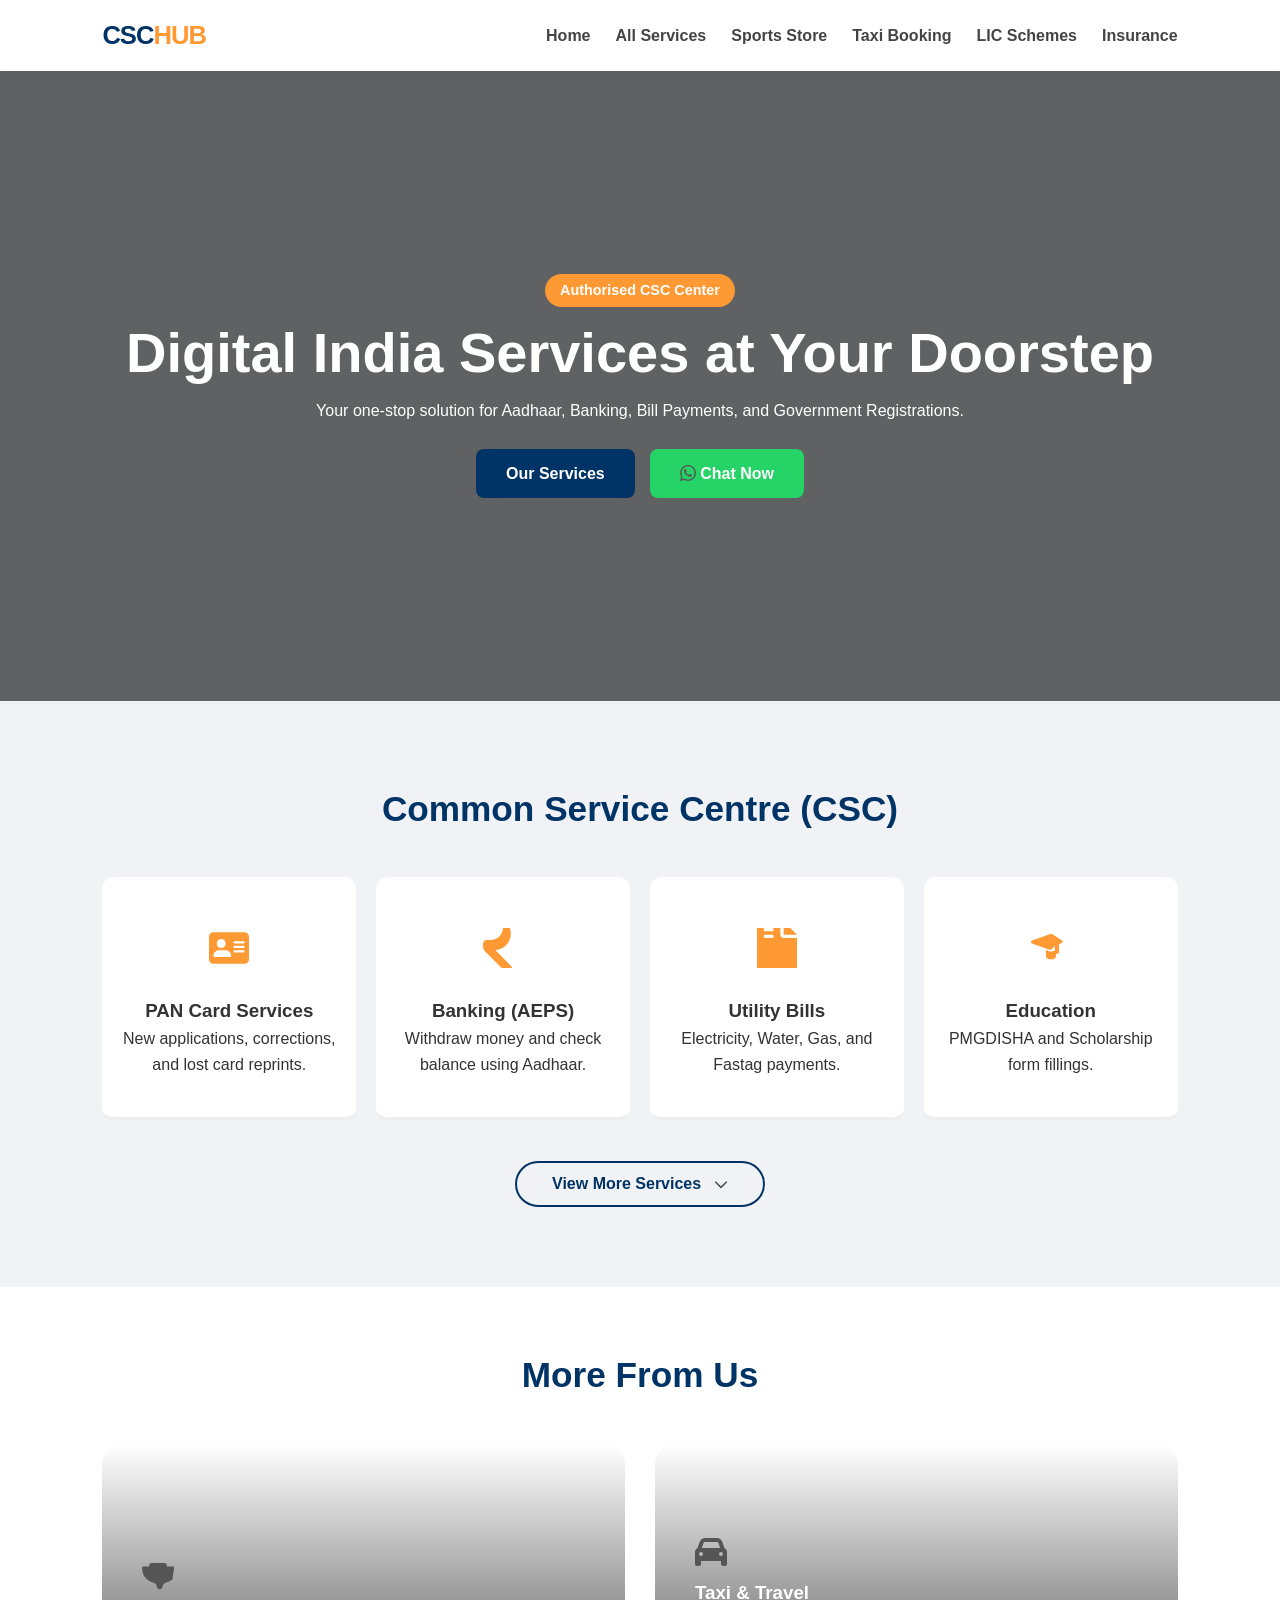
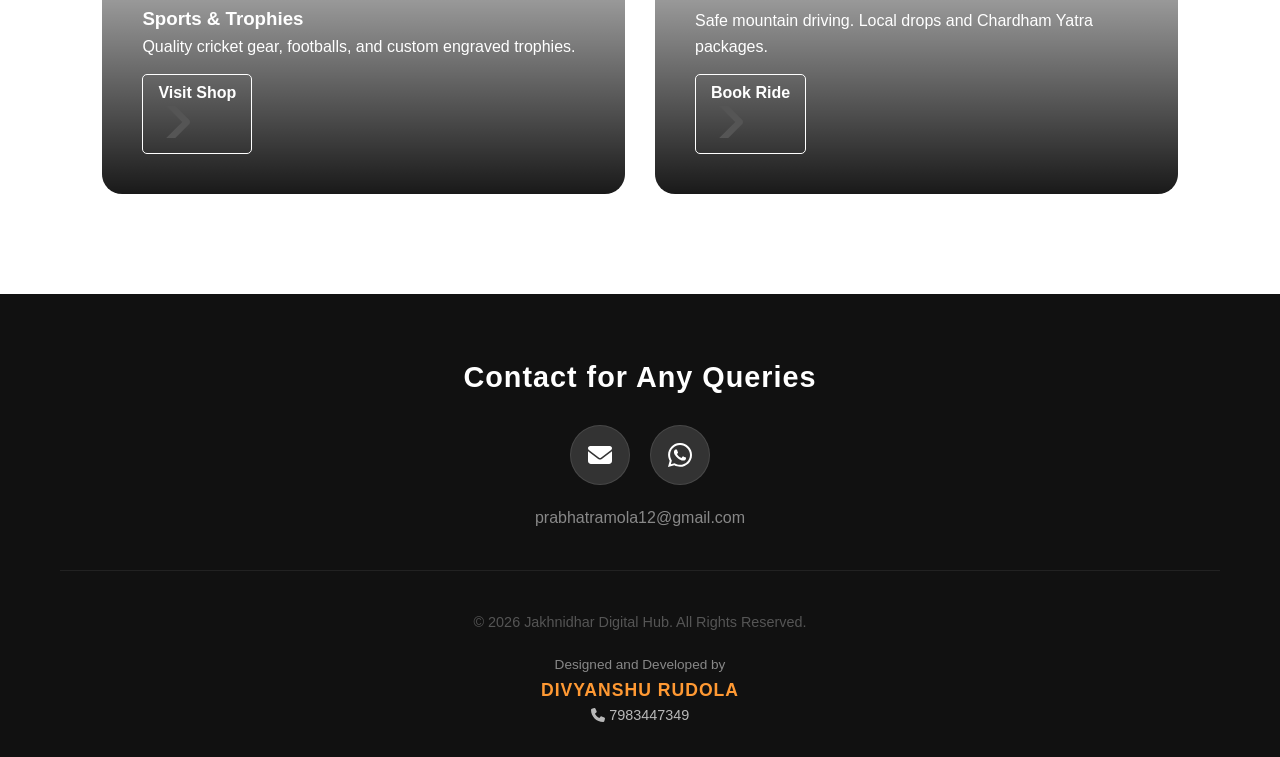
<file: index.html>
<!DOCTYPE html>
<html lang="en" itemscope itemtype="https://schema.org/WebPage">
<head>
    <meta charset="UTF-8">
    <meta name="viewport" content="width=device-width, initial-scale=1.0">
    <!-- ═══ SEO META TAGS ═══ -->
    <meta name="description" content="CSC Digital Hub Jakhnidhar – Authorised Common Service Centre in Tehri Garhwal, Uttarakhand. PAN Card, Aadhaar, Passport, Income Certificate, LIC Insurance, Taxi Booking & Sports Shop.">
    <meta name="keywords" content="CSC center Jakhnidhar, cyber cafe Jakhnidhar, digital seva Tehri Garhwal, PAN card Jakhnidhar, Aadhaar update Uttarakhand, government certificate Uttarakhand, income certificate Tehri, caste certificate Jakhnidhar, passport apply Uttarakhand, LIC agent Jakhnidhar, LIC schemes Uttarakhand, taxi service Jakhnidhar, Bolero taxi Tehri Garhwal, sports shop Jakhnidhar, trophy shop Uttarakhand, CSC VLE Uttarakhand, e-district Uttarakhand, Apuni Sarkar Uttarakhand">
    <meta name="author" content="CSC Digital Hub Jakhnidhar">
    <meta name="robots" content="index, follow">
    <meta name="geo.region" content="IN-UT">
    <meta name="geo.placename" content="Jakhnidhar, Tehri Garhwal, Uttarakhand">
    <meta name="geo.position" content="30.4;78.5">
    <meta name="ICBM" content="30.4, 78.5">
    <link rel="canonical" href="https://ramolacyberconnect.in/index.html">

    <!-- ═══ OPEN GRAPH (WhatsApp/Facebook preview) ═══ -->
    <meta property="og:title" content="CSC Digital Hub Jakhnidhar – Government Services, LIC, Taxi & Sports">
    <meta property="og:description" content="Authorised CSC Center in Jakhnidhar, Tehri Garhwal. PAN Card, Passport, Certificates, LIC Insurance, Taxi & Sports Shop. Call +919034143872">
    <meta property="og:type" content="website">
    <meta property="og:url" content="https://ramolacyberconnect.in">
    <meta property="og:locale" content="en_IN">

    <!-- ═══ STRUCTURED DATA – Local Business (Google Rich Results) ═══ -->
    <script type="application/ld+json">
    {
      "@context": "https://schema.org",
      "@type": "LocalBusiness",
      "name": "CSC Digital Hub Jakhnidhar",
      "description": "Authorised Common Service Centre offering PAN Card, Aadhaar, Passport, Government Certificates, LIC Insurance, Taxi Service and Sports Shop in Jakhnidhar, Tehri Garhwal, Uttarakhand.",
      "url": "https://ramolacyberconnect.in",
      "telephone": "+919034143872",
      "email": "prabhatramola12@gmail.com",
      "address": {
        "@type": "PostalAddress",
        "streetAddress": "Jakhnidhar",
        "addressLocality": "Jakhnidhar",
        "addressRegion": "Uttarakhand",
        "addressCountry": "IN",
        "postalCode": "249130"
      },
      "geo": {
        "@type": "GeoCoordinates",
        "latitude": 30.4,
        "longitude": 78.5
      },
      "openingHoursSpecification": {
        "@type": "OpeningHoursSpecification",
        "dayOfWeek": ["Monday","Tuesday","Wednesday","Thursday","Friday","Saturday"],
        "opens": "09:00",
        "closes": "18:00"
      },
      "sameAs": [
        "https://wa.me/919034143872"
      ],
      "hasOfferCatalog": {
        "@type": "OfferCatalog",
        "name": "Services",
        "itemListElement": [
          {"@type":"Offer","itemOffered":{"@type":"Service","name":"PAN Card Application"}},
          {"@type":"Offer","itemOffered":{"@type":"Service","name":"Passport Application"}},
          {"@type":"Offer","itemOffered":{"@type":"Service","name":"Income Certificate"}},
          {"@type":"Offer","itemOffered":{"@type":"Service","name":"Caste Certificate"}},
          {"@type":"Offer","itemOffered":{"@type":"Service","name":"LIC Insurance"}},
          {"@type":"Offer","itemOffered":{"@type":"Service","name":"Taxi Booking"}},
          {"@type":"Offer","itemOffered":{"@type":"Service","name":"Aadhaar Services"}}
        ]
      }
    }
    </script>
    <title>CSC Digital Hub | Sports & Taxi Services</title>
    <link rel="stylesheet" href="style.css">
    <link rel="stylesheet" href="icons.css">
<script src="main.js" defer></script>
</head>
<body>

    <header>
        <nav class="navbar">
            <div class="logo">
                <span class="logo-csc">CSC</span><span class="logo-hub">HUB</span>
            </div>
            <ul class="nav-links">
                <li><a href="#home">Home</a></li>
                <li><a href="all-services.html">All Services</a></li>
                <li><a href="sports.html">Sports Store</a></li>
                <li><a href="taxi.html">Taxi Booking</a></li>
                <li><a href="lic.html">LIC Schemes</a></li>
                <li><a href="insurance.html">Insurance</a></li>
            </ul>
            <div class="mobile-menu-icon">
                <i class="fas fa-bars"></i>
            </div>
        </nav>
    </header>

    <section id="home" class="hero">
        <div class="hero-content">
            <span class="badge">Authorised CSC Center</span>
            <h1>Digital India Services at Your Doorstep</h1>
            <p>Your one-stop solution for Aadhaar, Banking, Bill Payments, and Government Registrations.</p>
            <div class="hero-btns">
                <a href="#csc-services" class="btn-primary">Our Services</a>
                <a href="https://wa.me/919034143872" class="btn-secondary"><i class="fab fa-whatsapp"></i> Chat Now</a>
            </div>
        </div>
    </section>

<section id="csc-services" class="services">
    <h2 class="section-title">Common Service Centre (CSC)</h2>
    
    <div class="service-container">
        <div class="s-card">
            <div class="icon-box"><i class="fas fa-address-card"></i></div>
            <h3>PAN Card Services</h3>
            <p>New applications, corrections, and lost card reprints.</p>
        </div>
        <div class="s-card">
            <div class="icon-box"><i class="fas fa-indian-rupee-sign"></i></div>
            <h3>Banking (AEPS)</h3>
            <p>Withdraw money and check balance using Aadhaar.</p>
        </div>
        <div class="s-card">
            <div class="icon-box"><i class="fas fa-file-invoice"></i></div>
            <h3>Utility Bills</h3>
            <p>Electricity, Water, Gas, and Fastag payments.</p>
        </div>
        <div class="s-card">
            <div class="icon-box"><i class="fas fa-graduation-cap"></i></div>
            <h3>Education</h3>
            <p>PMGDISHA and Scholarship form fillings.</p>
        </div>

        <div class="s-card extra-card hidden">
            <div class="icon-box"><i class="fas fa-shield-halved"></i></div>
            <h3>LIC & Insurance</h3>
            <p>Premium payments and new policy registrations.</p>
        </div>
        <div class="s-card extra-card hidden">
            <div class="icon-box"><i class="fas fa-passport"></i></div>
            <h3>Passport & Visa</h3>
            <p>Fresh passport applications and appointment booking.</p>
        </div>
        <div class="s-card extra-card hidden">
            <div class="icon-box"><i class="fas fa-bus"></i></div>
            <h3>Ticket Booking</h3>
            <p>IRCTC Train, Bus, and Flight reservations.</p>
        </div>
        <div class="s-card extra-card hidden">
            <div class="icon-box"><i class="fas fa-print"></i></div>
            <h3>Photo & Print</h3>
            <p>High-quality printing, scanning, and lamination.</p>
        </div>
  </div>

<div class="more-services-wrapper">
    <button id="toggleBtn" class="btn-more">View More Services <i class="fas fa-chevron-down"></i></button>
    
    <a href="all-services.html" id="fullDetailsLink" class="btn-link-text hidden">
        View Detailed List & Certificates →
    </a>
</div>
  
</section>

    <section class="other-ventures">
        <h2 class="section-title">More From Us</h2>
        <div class="venture-grid">
            
            <a href="sports.html" class="venture-card sports">
                <div class="v-content">
                    <i class="fas fa-trophy"></i>
                    <h3>Sports & Trophies</h3>
                    <p>Quality cricket gear, footballs, and custom engraved trophies.</p>
                    <span class="v-btn">Visit Shop <i class="fas fa-chevron-right"></i></span>
                </div>
            </a>

            <a href="taxi.html" class="venture-card taxi">
                <div class="v-content">
                    <i class="fas fa-car"></i>
                    <h3>Taxi & Travel</h3>
                    <p>Safe mountain driving. Local drops and Chardham Yatra packages.</p>
                    <span class="v-btn">Book Ride <i class="fas fa-chevron-right"></i></span>
                </div>
            </a>

        </div>
    </section>

        <footer class="main-footer">
    <div class="footer-container">
        <div class="footer-section">
            <h3>Contact for Any Queries</h3>
            <div class="footer-icons">
                <a href="mailto:prabhatramola12@gmail.com" class="footer-icon-link" title="Email Us">
                    <i class="fas fa-envelope"></i>
                </a>
                <a href="https://wa.me/919034143872" class="footer-icon-link whatsapp-bg" title="WhatsApp Us">
                    <i class="fab fa-whatsapp"></i>
                </a>
            </div>
            <p class="business-email">prabhatramola12@gmail.com</p>
        </div>
        <hr class="footer-divider">
        <div class="footer-bottom">
            <p>&copy; 2026 Jakhnidhar Digital Hub. All Rights Reserved.</p>
            <div class="developer-credit">
                Designed and Developed by <br>
                <span class="dev-name">Divyanshu Rudola</span>
                <div class="dev-contact">
                    <a href="tel:+917983447349"><i class="fas fa-phone-volume"></i> 7983447349</a>
                </div>
            </div>
        </div>
    </div>
</footer>
</body>
</html>
</file>
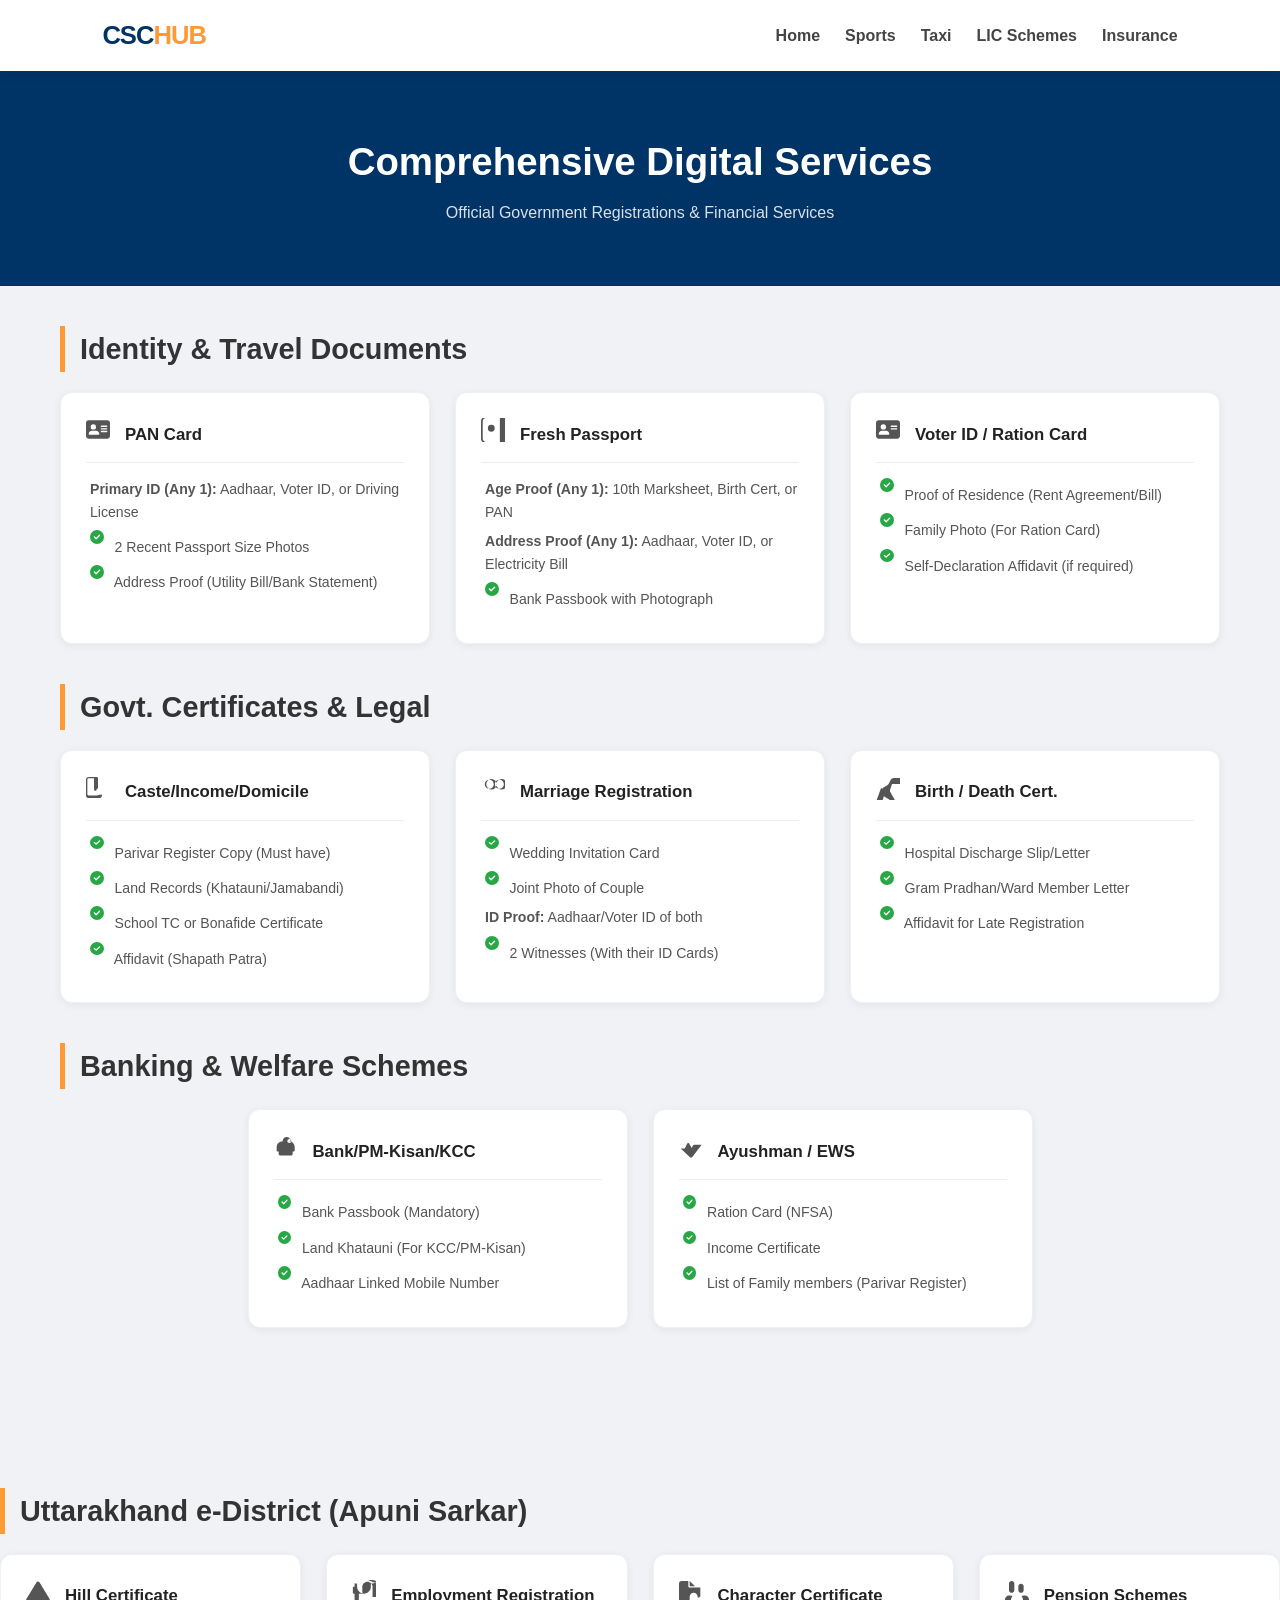
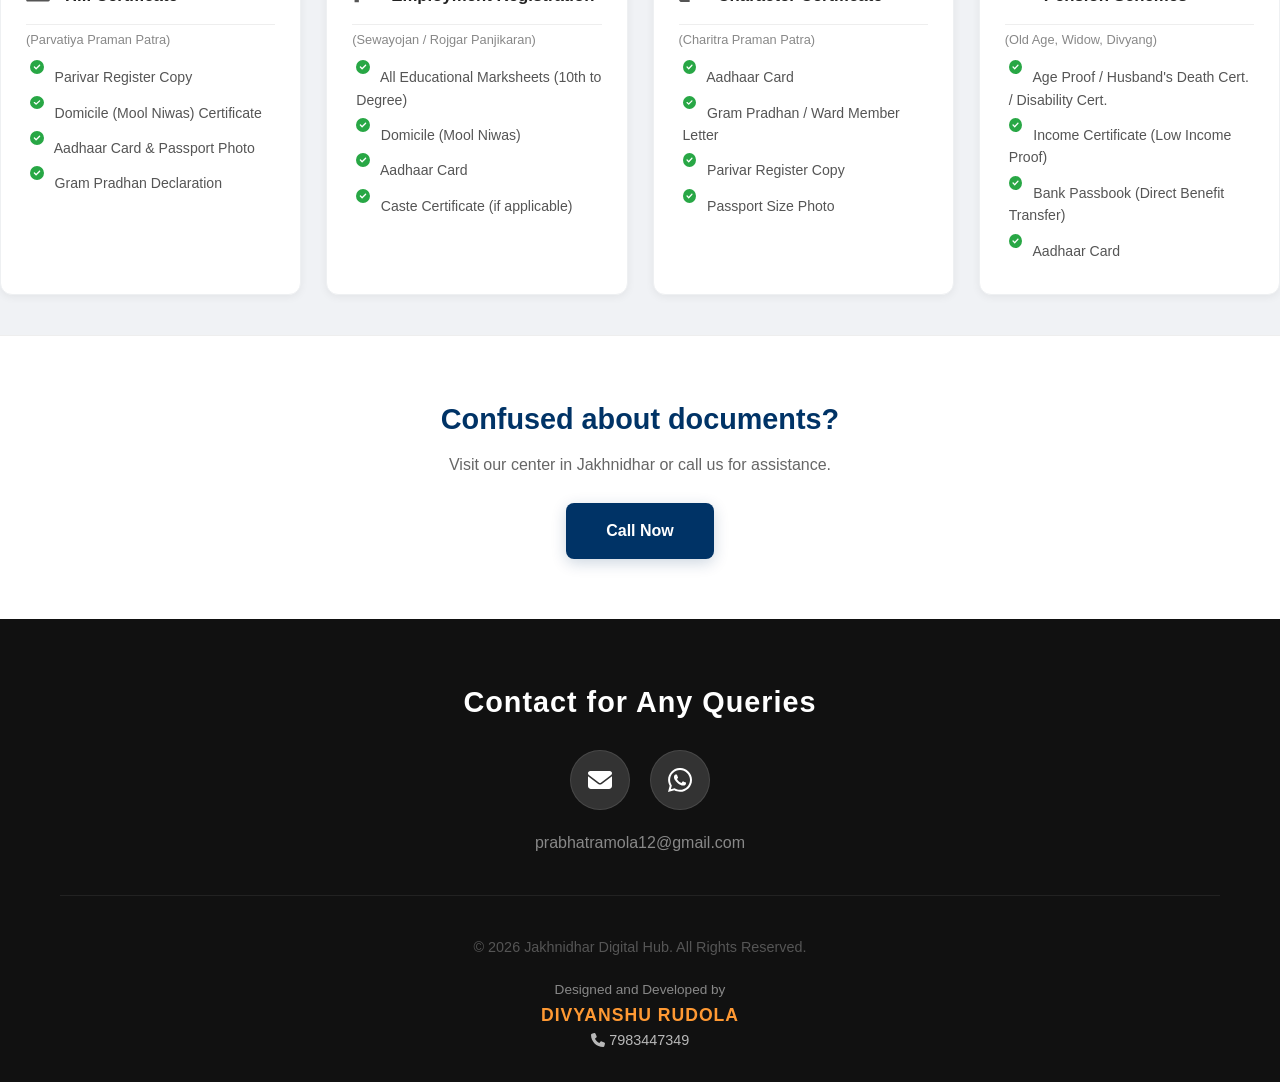
<file: all-services.html>
<!DOCTYPE html>
<html lang="en" itemscope itemtype="https://schema.org/WebPage">
<head>
    <meta charset="UTF-8">
    <meta name="viewport" content="width=device-width, initial-scale=1.0">
    <!-- ═══ SEO META TAGS ═══ -->
    <meta name="description" content="All Government Services at CSC Center Jakhnidhar – PAN Card, Passport, Voter ID, Caste Certificate, Income Certificate, Domicile, Marriage Registration, Birth Certificate, Ayushman Card, PM-Kisan, Hill Certificate, Pension Schemes in Uttarakhand.">
    <meta name="keywords" content="PAN card Jakhnidhar, passport apply Tehri Garhwal, voter ID Uttarakhand, caste certificate Uttarakhand, income certificate Tehri Garhwal, domicile certificate Uttarakhand, marriage registration Uttarakhand, birth certificate Jakhnidhar, Ayushman card Uttarakhand, PM Kisan registration, hill certificate Uttarakhand, parvatiya praman patra, employment registration Uttarakhand, sewayojan Uttarakhand, pension scheme Uttarakhand, character certificate Uttarakhand, e-district Uttarakhand, Apuni Sarkar portal, CSC services Tehri Garhwal, government certificate Jakhnidhar">
    <meta name="robots" content="index, follow">
    <meta name="geo.region" content="IN-UT">
    <link rel="canonical" href="https://ramolacyberconnect.in/all-services.html">
    <meta property="og:title" content="All Government Services – CSC Digital Hub Jakhnidhar">
    <meta property="og:description" content="Get PAN Card, Passport, Caste/Income/Domicile Certificate, Marriage & Birth Registration, Ayushman Card, PM-Kisan, Hill Certificate and more at Jakhnidhar CSC Center.">
    <meta property="og:type" content="website">

    <script type="application/ld+json">
    {
      "@context": "https://schema.org",
      "@type": "GovernmentService",
      "name": "Government Document Services – CSC Jakhnidhar",
      "provider": {
        "@type": "LocalBusiness",
        "name": "CSC Digital Hub Jakhnidhar",
        "telephone": "+919034143872",
        "address": {
          "@type": "PostalAddress",
          "addressLocality": "Jakhnidhar",
          "addressRegion": "Uttarakhand",
          "addressCountry": "IN"
        }
      },
      "areaServed": "Tehri Garhwal, Uttarakhand",
      "serviceType": "Document Services",
      "availableChannel": {
        "@type": "ServiceChannel",
        "serviceLocation": {
          "@type": "Place",
          "name": "CSC Digital Hub Jakhnidhar"
        }
      }
    }
    </script>
    <title>All Services | CSC Digital Hub</title>
    <link rel="stylesheet" href="style.css">
    <link rel="stylesheet" href="icons.css">
<script src="main.js" defer></script>
</head>
<body class="bg-light">

    <header>
        <nav class="navbar">
            <div class="logo" onclick="window.location.href='index.html'">
                <span class="logo-csc">CSC</span><span class="logo-hub">HUB</span>
            </div>
            <ul class="nav-links">
                <li><a href="index.html">Home</a></li>
                <li><a href="sports.html">Sports</a></li>
                <li><a href="taxi.html">Taxi</a></li>
                <li><a href="lic.html">LIC Schemes</a></li>
                <li><a href="insurance.html">Insurance</a></li>
            </ul>
        </nav>
    </header>

    <section class="page-header">
        <h1>Comprehensive Digital Services</h1>
        <p>Official Government Registrations & Financial Services</p>
    </section>

   <div class="container-full">
    <h2 class="section-title-sports">Identity & Travel Documents</h2>
    <div class="details-grid">
        
        <div class="d-card checklist-card">
            <div class="card-header"><i class="fas fa-address-card"></i><h3>PAN Card</h3></div>
            <ul class="check-list">
                <li><strong>Primary ID (Any 1):</strong> Aadhaar, Voter ID, or Driving License</li>
                <li><i class="fas fa-check-circle"></i> 2 Recent Passport Size Photos</li>
                <li><i class="fas fa-check-circle"></i> Address Proof (Utility Bill/Bank Statement)</li>
            </ul>
        </div>

        <div class="d-card checklist-card">
            <div class="card-header"><i class="fas fa-passport"></i><h3>Fresh Passport</h3></div>
            <ul class="check-list">
                <li><strong>Age Proof (Any 1):</strong> 10th Marksheet, Birth Cert, or PAN</li>
                <li><strong>Address Proof (Any 1):</strong> Aadhaar, Voter ID, or Electricity Bill</li>
                <li><i class="fas fa-check-circle"></i> Bank Passbook with Photograph</li>
            </ul>
        </div>

        <div class="d-card checklist-card">
            <div class="card-header"><i class="fas fa-id-card"></i><h3>Voter ID / Ration Card</h3></div>
            <ul class="check-list">
                <li><i class="fas fa-check-circle"></i> Proof of Residence (Rent Agreement/Bill)</li>
                <li><i class="fas fa-check-circle"></i> Family Photo (For Ration Card)</li>
                <li><i class="fas fa-check-circle"></i> Self-Declaration Affidavit (if required)</li>
            </ul>
        </div>
    </div>

    <h2 class="section-title-sports">Govt. Certificates & Legal</h2>
    <div class="details-grid">
        
        <div class="d-card checklist-card">
            <div class="card-header"><i class="fas fa-file-signature"></i><h3>Caste/Income/Domicile</h3></div>
            <ul class="check-list">
                <li><i class="fas fa-check-circle"></i> Parivar Register Copy (Must have)</li>
                <li><i class="fas fa-check-circle"></i> Land Records (Khatauni/Jamabandi)</li>
                <li><i class="fas fa-check-circle"></i> School TC or Bonafide Certificate</li>
                <li><i class="fas fa-check-circle"></i> Affidavit (Shapath Patra)</li>
            </ul>
        </div>

        <div class="d-card checklist-card">
            <div class="card-header"><i class="fas fa-rings-wedding"></i><h3>Marriage Registration</h3></div>
            <ul class="check-list">
                <li><i class="fas fa-check-circle"></i> Wedding Invitation Card</li>
                <li><i class="fas fa-check-circle"></i> Joint Photo of Couple</li>
                <li><strong>ID Proof:</strong> Aadhaar/Voter ID of both</li>
                <li><i class="fas fa-check-circle"></i> 2 Witnesses (With their ID Cards)</li>
            </ul>
        </div>

        <div class="d-card checklist-card">
            <div class="card-header"><i class="fas fa-baby"></i><h3>Birth / Death Cert.</h3></div>
            <ul class="check-list">
                <li><i class="fas fa-check-circle"></i> Hospital Discharge Slip/Letter</li>
                <li><i class="fas fa-check-circle"></i> Gram Pradhan/Ward Member Letter</li>
                <li><i class="fas fa-check-circle"></i> Affidavit for Late Registration</li>
            </ul>
        </div>
    </div>

    <h2 class="section-title-sports">Banking & Welfare Schemes</h2>
    <div class="details-grid">
        
        <div class="d-card checklist-card">
            <div class="card-header"><i class="fas fa-piggy-bank"></i><h3>Bank/PM-Kisan/KCC</h3></div>
            <ul class="check-list">
                <li><i class="fas fa-check-circle"></i> Bank Passbook (Mandatory)</li>
                <li><i class="fas fa-check-circle"></i> Land Khatauni (For KCC/PM-Kisan)</li>
                <li><i class="fas fa-check-circle"></i> Aadhaar Linked Mobile Number</li>
            </ul>
        </div>

        <div class="d-card checklist-card">
            <div class="card-header"><i class="fas fa-heart-pulse"></i><h3>Ayushman / EWS</h3></div>
            <ul class="check-list">
                <li><i class="fas fa-check-circle"></i> Ration Card (NFSA)</li>
                <li><i class="fas fa-check-circle"></i> Income Certificate</li>
                <li><i class="fas fa-check-circle"></i> List of Family members (Parivar Register)</li>
            </ul>
        </div>
    </div>
</div><h2 class="section-title-sports">Uttarakhand e-District (Apuni Sarkar)</h2>
    <div class="details-grid">
        
        <div class="d-card checklist-card">
            <div class="card-header"><i class="fas fa-mountain"></i><h3>Hill Certificate</h3></div>
            <p class="sub-text">(Parvatiya Praman Patra)</p>
            <ul class="check-list">
                <li><i class="fas fa-check-circle"></i> Parivar Register Copy</li>
                <li><i class="fas fa-check-circle"></i> Domicile (Mool Niwas) Certificate</li>
                <li><i class="fas fa-check-circle"></i> Aadhaar Card & Passport Photo</li>
                <li><i class="fas fa-check-circle"></i> Gram Pradhan Declaration</li>
            </ul>
        </div>

        <div class="d-card checklist-card">
            <div class="card-header"><i class="fas fa-user-graduate"></i><h3>Employment Registration</h3></div>
            <p class="sub-text">(Sewayojan / Rojgar Panjikaran)</p>
            <ul class="check-list">
                <li><i class="fas fa-check-circle"></i> All Educational Marksheets (10th to Degree)</li>
                <li><i class="fas fa-check-circle"></i> Domicile (Mool Niwas)</li>
                <li><i class="fas fa-check-circle"></i> Aadhaar Card</li>
                <li><i class="fas fa-check-circle"></i> Caste Certificate (if applicable)</li>
            </ul>
        </div>

        <div class="d-card checklist-card">
            <div class="card-header"><i class="fas fa-file-shield"></i><h3>Character Certificate</h3></div>
            <p class="sub-text">(Charitra Praman Patra)</p>
            <ul class="check-list">
                <li><i class="fas fa-check-circle"></i> Aadhaar Card</li>
                <li><i class="fas fa-check-circle"></i> Gram Pradhan / Ward Member Letter</li>
                <li><i class="fas fa-check-circle"></i> Parivar Register Copy</li>
                <li><i class="fas fa-check-circle"></i> Passport Size Photo</li>
            </ul>
        </div>

        <div class="d-card checklist-card">
            <div class="card-header"><i class="fas fa-hands-holding"></i><h3>Pension Schemes</h3></div>
            <p class="sub-text">(Old Age, Widow, Divyang)</p>
            <ul class="check-list">
                <li><i class="fas fa-check-circle"></i> Age Proof / Husband's Death Cert. / Disability Cert.</li>
                <li><i class="fas fa-check-circle"></i> Income Certificate (Low Income Proof)</li>
                <li><i class="fas fa-check-circle"></i> Bank Passbook (Direct Benefit Transfer)</li>
                <li><i class="fas fa-check-circle"></i> Aadhaar Card</li>
            </ul>
        </div>
    </div>

    <div class="contact-cta">
    <h3>Confused about documents?</h3>
    <p>Visit our center in Jakhnidhar or call us for assistance.</p>
    <div class="cta-button-wrapper">
        <a href="tel:+919034143872" class="btn-primary-call">Call Now</a>
    </div>
</div>
        <footer class="main-footer">
    <div class="footer-container">
        <div class="footer-section">
            <h3>Contact for Any Queries</h3>
            <div class="footer-icons">
                <a href="mailto:prabhatramola12@gmail.com" class="footer-icon-link" title="Email Us">
                    <i class="fas fa-envelope"></i>
                </a>
                <a href="https://wa.me/919034143872" class="footer-icon-link whatsapp-bg" title="WhatsApp Us">
                    <i class="fab fa-whatsapp"></i>
                </a>
            </div>
            <p class="business-email">prabhatramola12@gmail.com</p>
        </div>
        <hr class="footer-divider">
        <div class="footer-bottom">
            <p>&copy; 2026 Jakhnidhar Digital Hub. All Rights Reserved.</p>
            <div class="developer-credit">
                Designed and Developed by <br>
                <span class="dev-name">Divyanshu Rudola</span>
                <div class="dev-contact">
                    <a href="tel:+917983447349"><i class="fas fa-phone-volume"></i> 7983447349</a>
                </div>
            </div>
        </div>
    </div>
</footer>
</body>
</html>
</file>
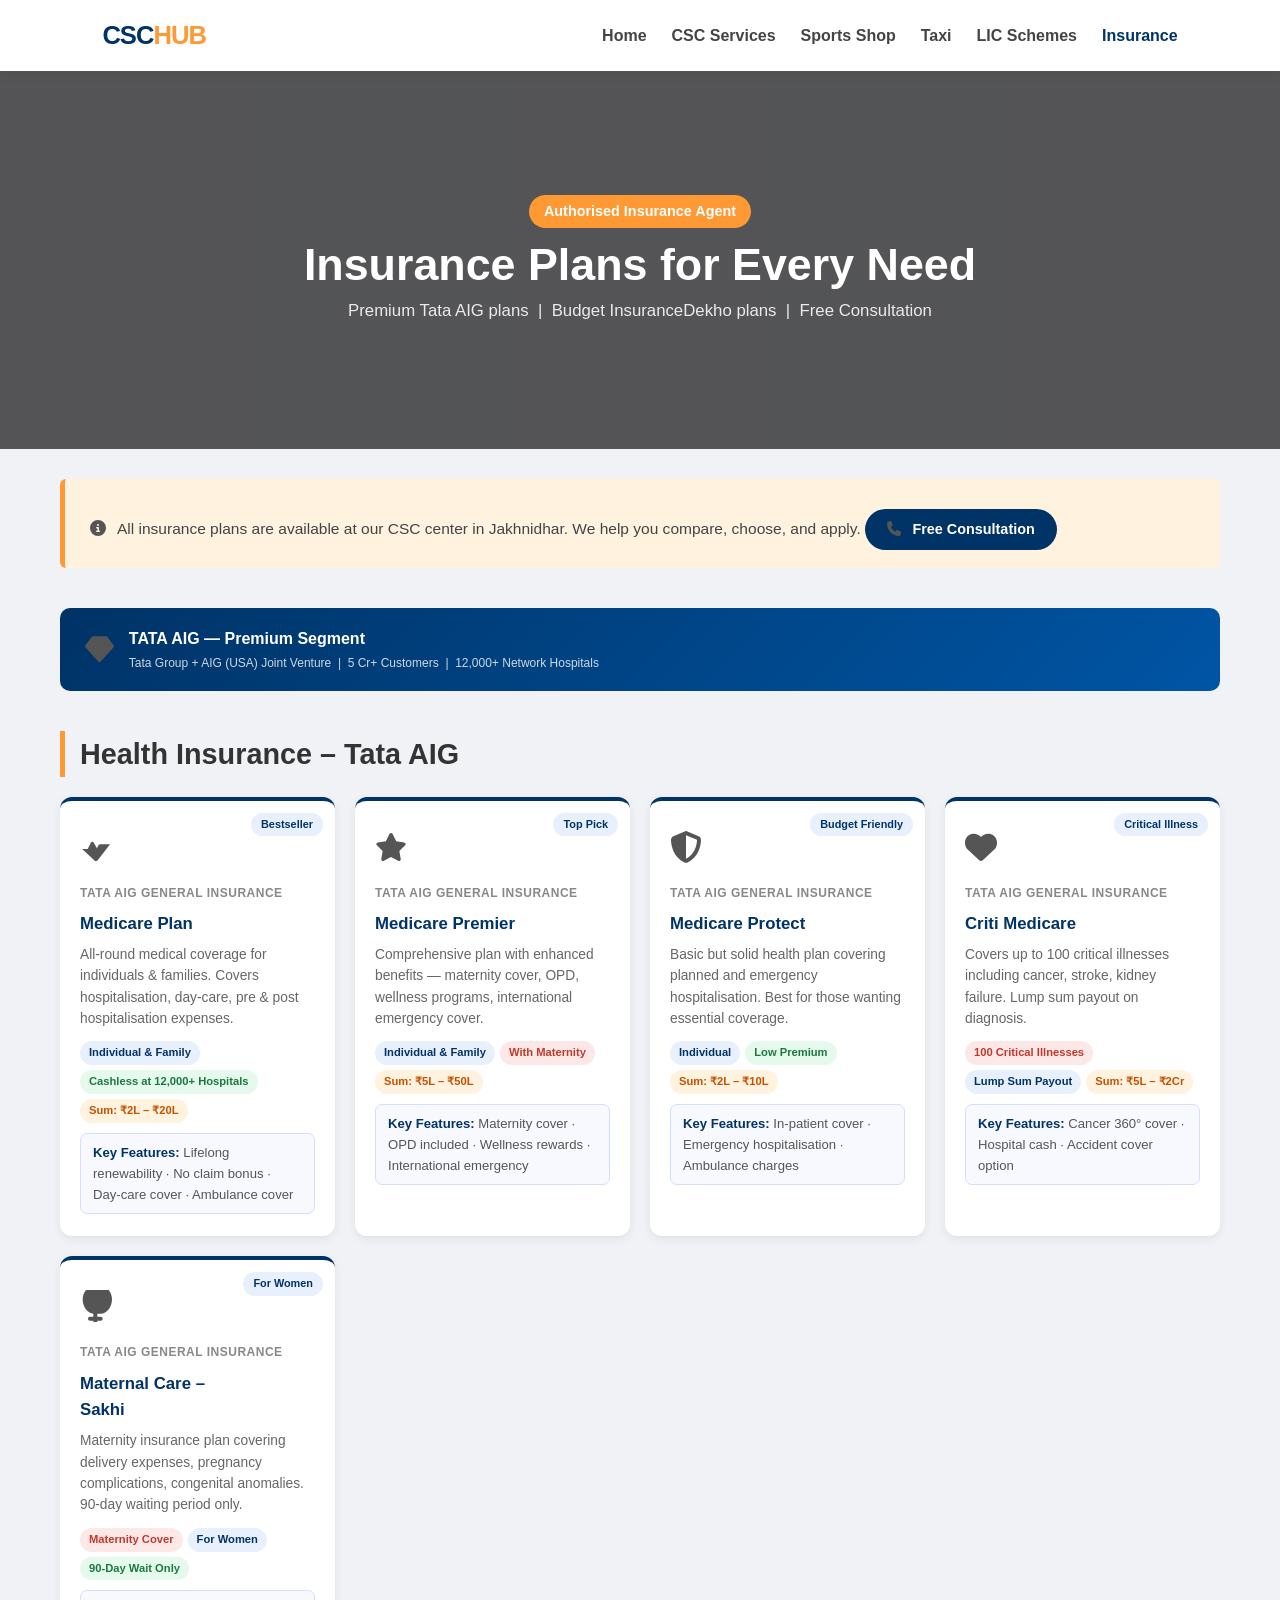
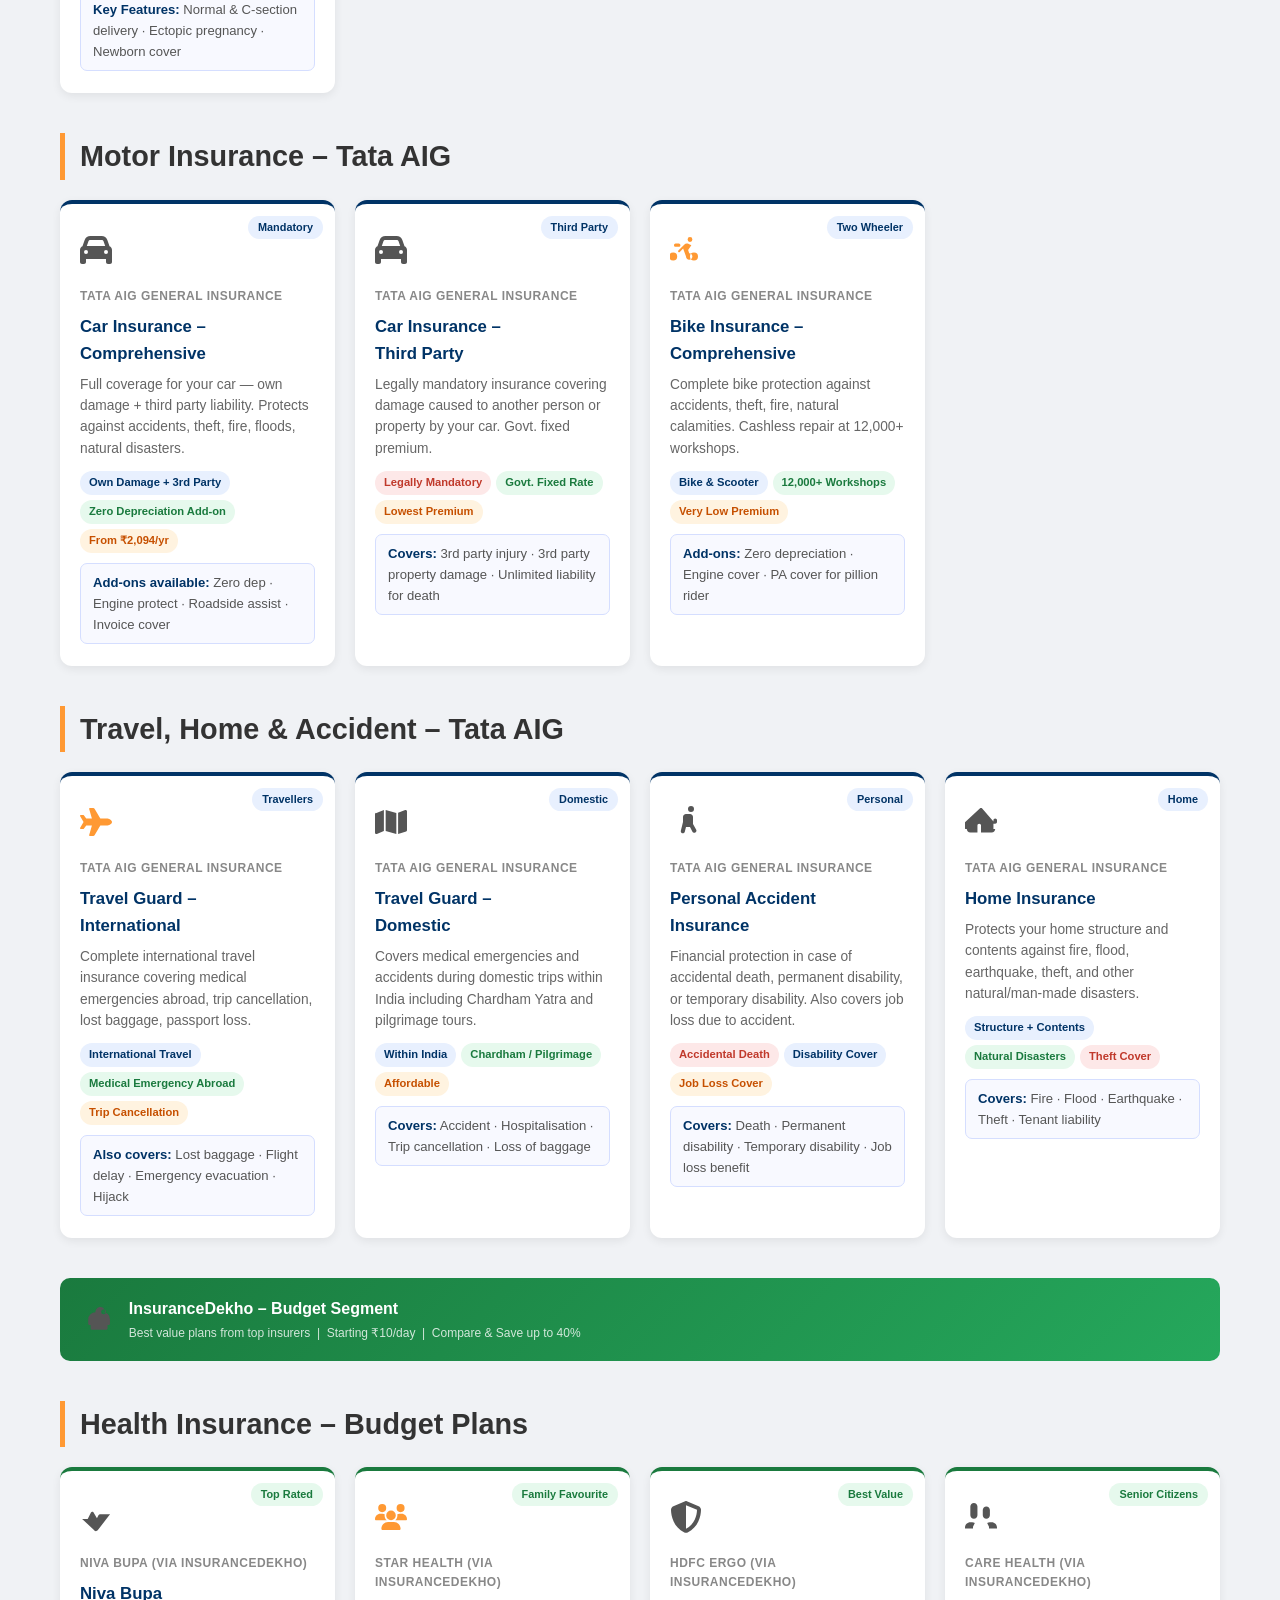
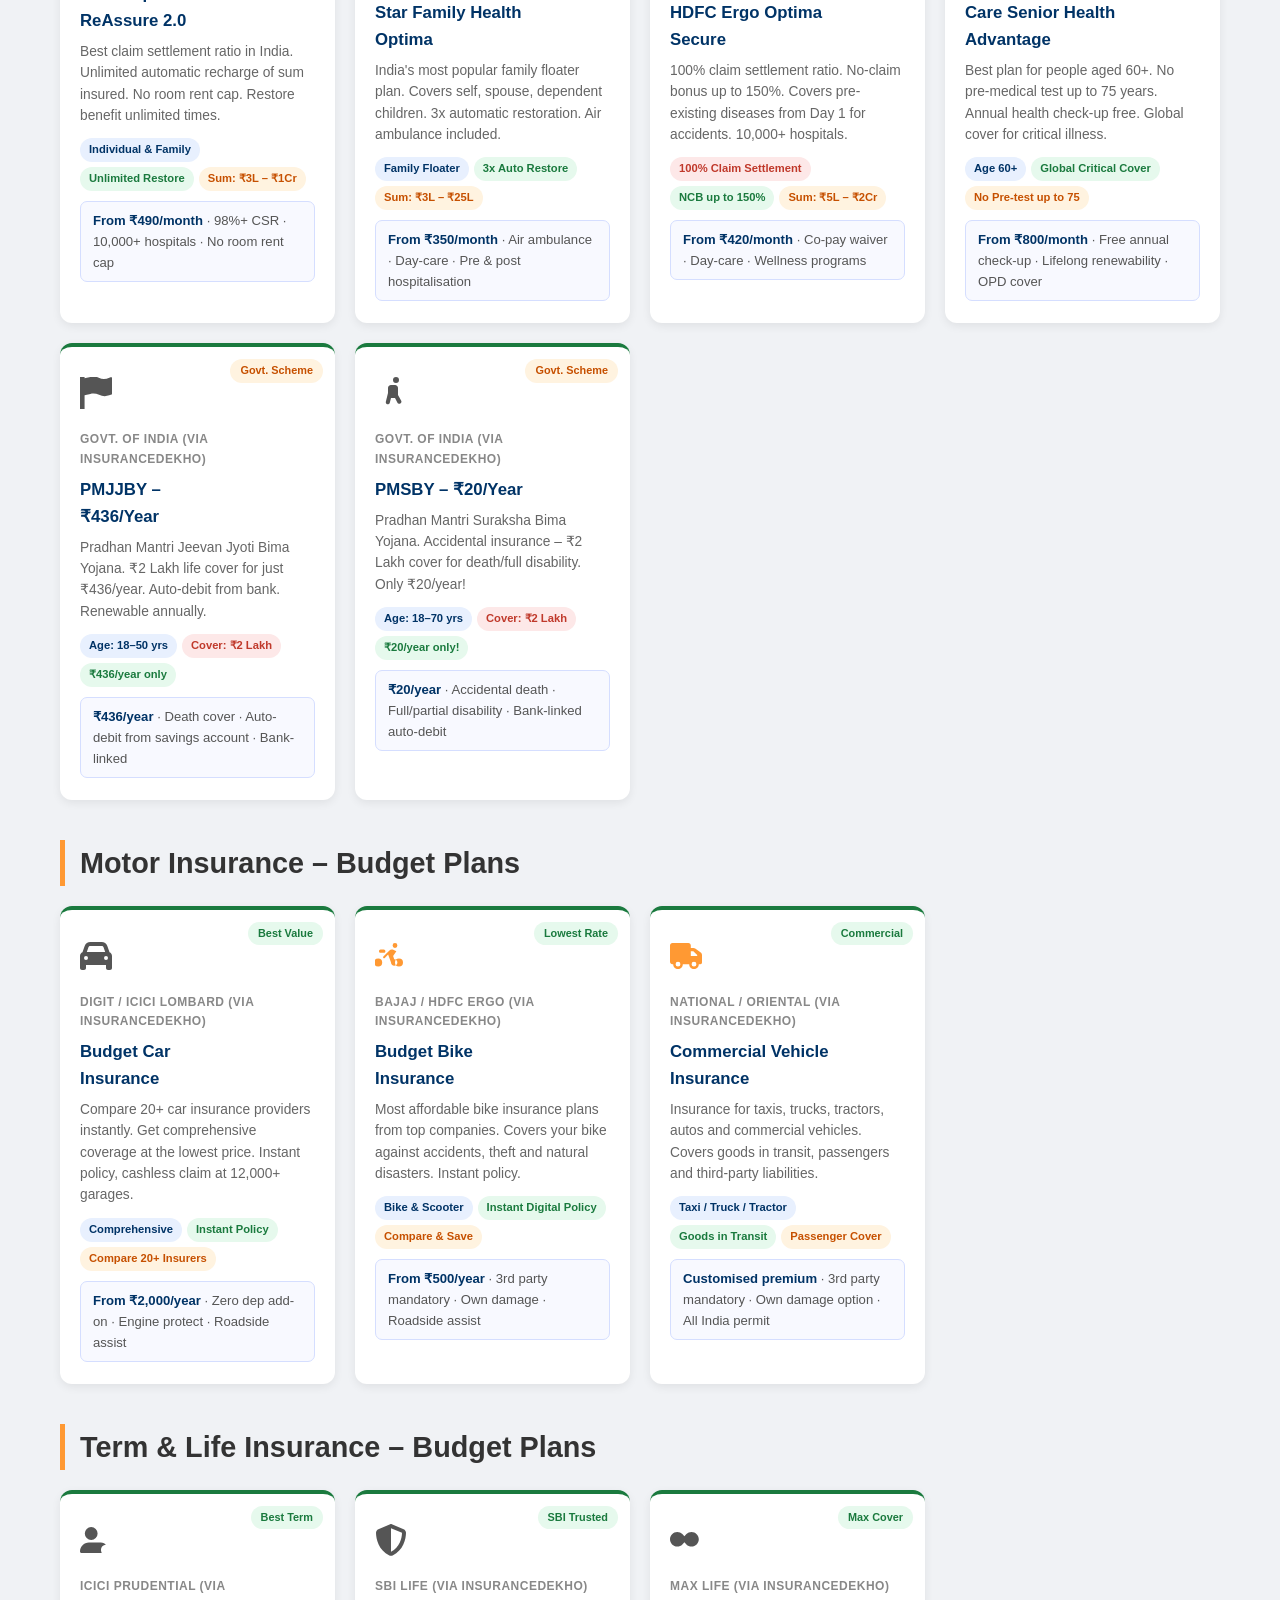
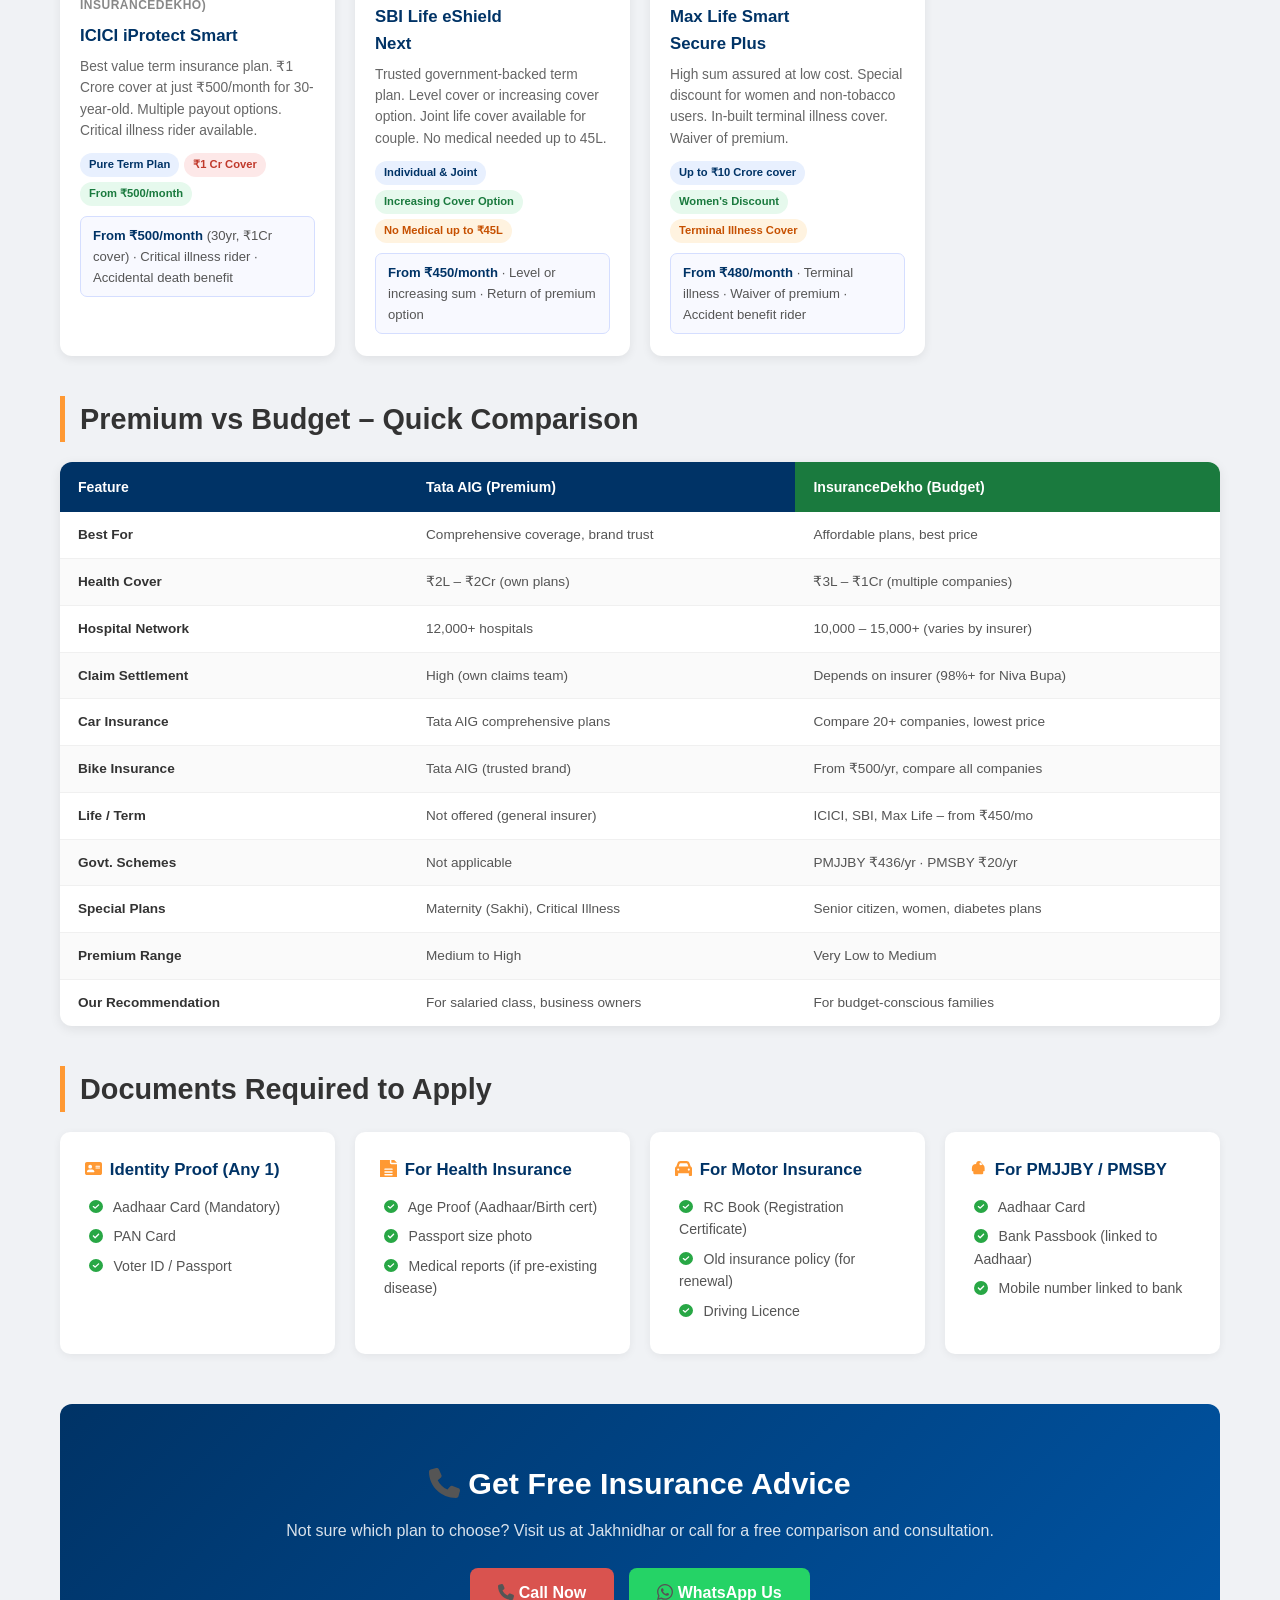
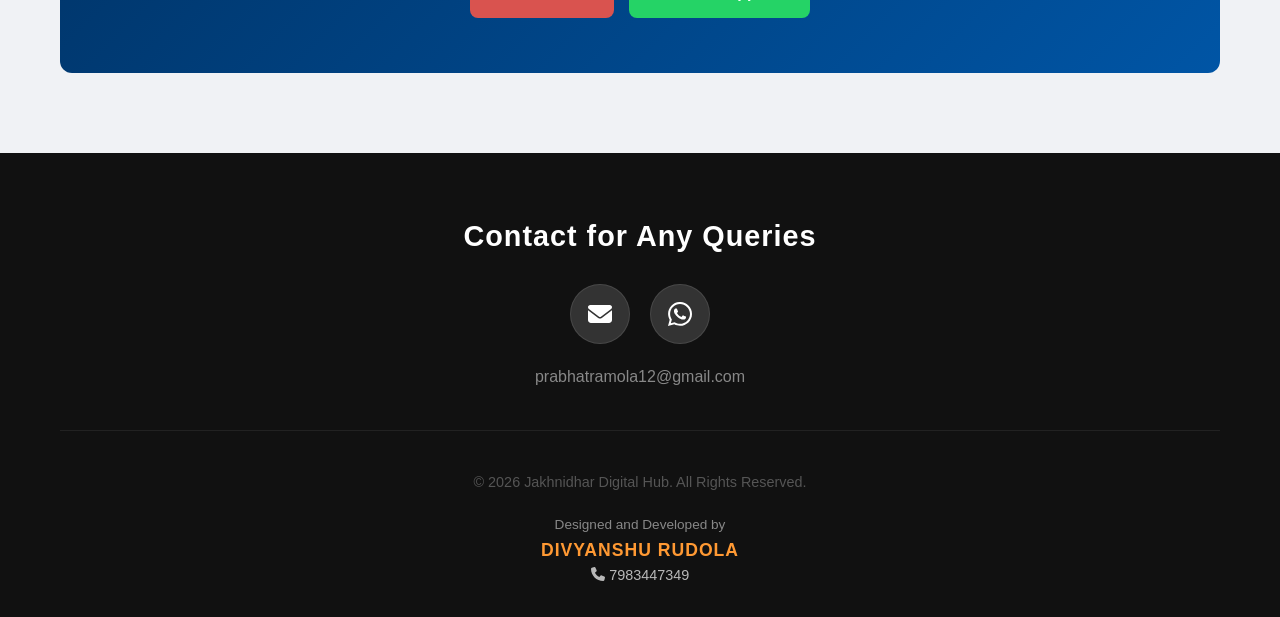
<file: insurance.html>
<!DOCTYPE html>
<html lang="en" itemscope itemtype="https://schema.org/WebPage">
<head>
    <meta charset="UTF-8">
    <meta name="viewport" content="width=device-width, initial-scale=1.0">
    <title>Insurance Plans – Tata AIG & Budget Plans | CSC Digital Hub Jakhnidhar</title>
    <link rel="stylesheet" href="style.css">
    <link rel="stylesheet" href="icons.css">
    <script src="main.js" defer></script>

    <meta name="description" content="Compare Premium Tata AIG Insurance and Budget InsuranceDekho plans at CSC Digital Hub Jakhnidhar – Health, Car, Bike, Travel, Home & Personal Accident Insurance in Uttarakhand. Free consultation – Call +919034143872.">
    <meta name="keywords" content="insurance Jakhnidhar, Tata AIG insurance Uttarakhand, health insurance Tehri Garhwal, car insurance Jakhnidhar, bike insurance Uttarakhand, travel insurance, InsuranceDekho plans, Star Health insurance, HDFC Ergo, Niva Bupa, budget insurance Uttarakhand, personal accident insurance, home insurance Uttarakhand">
    <meta name="robots" content="index, follow">
    <link rel="canonical" href="https://ramolacyberconnect.in/insurance.html">

    <style>
        /* ── Insurance Hero ── */
        .ins-hero {
            min-height: 42vh;
            background: linear-gradient(rgba(0,0,0,0.65), rgba(0,0,0,0.65)),
                url('https://images.unsplash.com/photo-1450101499163-c8848c66ca85?q=80&w=1200') center/cover;
            display: flex; align-items: center; justify-content: center;
            color: white; text-align: center; padding: 60px 20px;
        }
        .ins-hero h1 { font-size: 2.8rem; margin: 12px 0 8px; }
        .ins-hero p  { font-size: 1.05rem; opacity: .88; }

        /* ── Segment Banner ── */
        .segment-banner {
            display: flex;
            align-items: center;
            gap: 15px;
            padding: 18px 25px;
            border-radius: 10px;
            margin: 40px 0 22px;
            font-size: 1rem;
            font-weight: 600;
        }
        .segment-banner.premium {
            background: linear-gradient(135deg, #003366 0%, #0055a5 100%);
            color: #fff;
        }
        .segment-banner.budget {
            background: linear-gradient(135deg, #1a7a3e 0%, #25a85c 100%);
            color: #fff;
        }
        .segment-banner i { font-size: 1.8rem; }
        .segment-banner .seg-label { font-size: 0.75rem; opacity: .8; display: block; font-weight: 400; margin-top: 2px; }

        /* ── Insurance Cards ── */
        .ins-grid {
            display: grid;
            grid-template-columns: repeat(auto-fill, minmax(260px, 1fr));
            gap: 20px;
            margin-bottom: 35px;
        }

        .ins-card {
            background: #fff;
            border-radius: 12px;
            padding: 22px 20px;
            box-shadow: 0 3px 10px rgba(0,0,0,0.07);
            border-top: 4px solid #003366;
            transition: 0.3s;
            position: relative;
        }
        .ins-card:hover {
            transform: translateY(-5px);
            box-shadow: 0 8px 22px rgba(0,0,0,0.12);
            border-top-color: #ff9933;
        }
        .ins-card.budget-card { border-top-color: #1a7a3e; }
        .ins-card.budget-card:hover { border-top-color: #ff9933; }

        .ins-card .ins-badge {
            position: absolute;
            top: 12px; right: 12px;
            font-size: 0.68rem;
            font-weight: 700;
            padding: 3px 10px;
            border-radius: 20px;
        }
        .badge-premium { background: #e8f0fe; color: #003366; }
        .badge-budget  { background: #e6f9ed; color: #1a7a3e; }
        .badge-govt    { background: #fff3e0; color: #c65000; }

        .ins-card .ins-icon {
            font-size: 2rem;
            color: #ff9933;
            margin-bottom: 10px;
        }
        .ins-card h3 {
            font-size: 1.05rem;
            color: #003366;
            margin-bottom: 6px;
            padding-right: 75px;
        }
        .ins-card .provider {
            font-size: 0.75rem;
            color: #888;
            margin-bottom: 8px;
            font-weight: 600;
            text-transform: uppercase;
            letter-spacing: 0.5px;
        }
        .ins-card p {
            font-size: 0.86rem;
            color: #666;
            line-height: 1.55;
            margin-bottom: 12px;
        }

        /* ── Feature Tags ── */
        .ins-tags { display: flex; flex-wrap: wrap; gap: 5px; margin: 10px 0; }
        .ins-tag {
            font-size: 0.7rem;
            padding: 3px 9px;
            border-radius: 20px;
            font-weight: 600;
        }
        .t-blue   { background: #e8f0fe; color: #003366; }
        .t-green  { background: #e6f9ed; color: #1a7a3e; }
        .t-orange { background: #fff3e0; color: #c65000; }
        .t-red    { background: #fde8e8; color: #c0392b; }

        /* ── Premium band ── */
        .premium-band {
            font-size: 0.82rem;
            background: #f8f9ff;
            border: 1px solid #d5deff;
            border-radius: 7px;
            padding: 8px 12px;
            margin-top: 10px;
            color: #555;
        }
        .premium-band strong { color: #003366; }

        /* ── Compare toggle tabs ── */
        .seg-tabs {
            display: flex;
            gap: 12px;
            margin: 30px 0 10px;
            flex-wrap: wrap;
        }
        .seg-tab {
            padding: 10px 24px;
            border-radius: 30px;
            font-weight: 700;
            font-size: 0.95rem;
            cursor: pointer;
            border: 2px solid transparent;
            transition: 0.3s;
            background: #fff;
            box-shadow: 0 2px 8px rgba(0,0,0,0.07);
        }
        .seg-tab.premium-tab { color: #003366; border-color: #003366; }
        .seg-tab.premium-tab.active, .seg-tab.premium-tab:hover { background: #003366; color: #fff; }
        .seg-tab.budget-tab  { color: #1a7a3e; border-color: #1a7a3e; }
        .seg-tab.budget-tab.active, .seg-tab.budget-tab:hover  { background: #1a7a3e; color: #fff; }

        /* ── Comparison table ── */
        .compare-box {
            background: #fff;
            border-radius: 12px;
            overflow: hidden;
            box-shadow: 0 3px 12px rgba(0,0,0,0.08);
            margin-bottom: 40px;
        }
        .compare-box table { width: 100%; border-collapse: collapse; }
        .compare-box th {
            background: #003366;
            color: #fff;
            padding: 14px 18px;
            text-align: left;
            font-size: 0.88rem;
        }
        .compare-box th.green-th { background: #1a7a3e; }
        .compare-box td {
            padding: 12px 18px;
            font-size: 0.85rem;
            border-bottom: 1px solid #f0f0f0;
            color: #555;
            vertical-align: top;
        }
        .compare-box tr:last-child td { border-bottom: none; }
        .compare-box tr:nth-child(even) td { background: #fafafa; }
        .compare-box td:first-child { font-weight: 600; color: #333; width: 30%; }

        /* ── CTA ── */
        .ins-cta {
            background: linear-gradient(135deg, #003366, #0055a5);
            color: white;
            text-align: center;
            padding: 55px 20px;
            margin-top: 50px;
            border-radius: 12px;
        }
        .ins-cta h2 { font-size: 1.9rem; margin-bottom: 10px; }
        .ins-cta p  { opacity: .85; margin-bottom: 25px; }

        @media (max-width: 768px) {
            .ins-hero h1 { font-size: 1.8rem; }
            .ins-grid { grid-template-columns: 1fr; }
            .compare-box { overflow-x: auto; }
            .compare-box table { min-width: 550px; }
            .segment-banner { flex-direction: column; align-items: flex-start; gap: 8px; }
        }
        @media (max-width: 480px) {
            .ins-hero h1 { font-size: 1.5rem; }
            .ins-card h3 { padding-right: 0; }
        }
    </style>
</head>
<body class="bg-light">

    <header>
        <nav class="navbar">
            <div class="logo" onclick="window.location.href='index.html'" style="cursor:pointer">
                <span class="logo-csc">CSC</span><span class="logo-hub">HUB</span>
            </div>
            <ul class="nav-links">
                <li><a href="index.html">Home</a></li>
                <li><a href="all-services.html">CSC Services</a></li>
                <li><a href="sports.html">Sports Shop</a></li>
                <li><a href="taxi.html">Taxi</a></li>
                <li><a href="lic.html">LIC Schemes</a></li>
                <li><a href="insurance.html" class="active">Insurance</a></li>
            </ul>
            <div class="mobile-menu-icon"><i class="fas fa-bars"></i></div>
        </nav>
    </header>

    <!-- HERO -->
    <section class="ins-hero">
        <div class="hero-content">
            <span class="badge">Authorised Insurance Agent</span>
            <h1>Insurance Plans for Every Need</h1>
            <p>Premium Tata AIG plans &nbsp;|&nbsp; Budget InsuranceDekho plans &nbsp;|&nbsp; Free Consultation</p>
        </div>
    </section>

    <div class="container-full">

        <!-- INTRO NOTE -->
        <div class="lic-intro" style="margin-top:30px;">
            <i class="fas fa-info-circle icon-accent"></i>
            All insurance plans are available at our CSC center in Jakhnidhar. We help you compare, choose, and apply.
            <a href="tel:+919034143872" class="btn-free-consult">
                <i class="fas fa-phone-alt"></i> Free Consultation
            </a>
        </div>

        <!-- ══════════════════════════════════════════
             SEGMENT 1 — TATA AIG (PREMIUM)
        ══════════════════════════════════════════ -->

        <div class="segment-banner premium">
            <i class="fas fa-gem"></i>
            <div>
                <strong>TATA AIG — Premium Segment</strong>
                <span class="seg-label">Tata Group + AIG (USA) Joint Venture &nbsp;|&nbsp; 5 Cr+ Customers &nbsp;|&nbsp; 12,000+ Network Hospitals</span>
            </div>
        </div>

        <!-- Health Insurance -->
        <h2 class="section-title-sports">Health Insurance – Tata AIG</h2>
        <div class="ins-grid">

            <div class="ins-card">
                <span class="ins-badge badge-premium">Bestseller</span>
                <div class="ins-icon"><i class="fas fa-heart-pulse"></i></div>
                <div class="provider">Tata AIG General Insurance</div>
                <h3>Medicare Plan</h3>
                <p>All-round medical coverage for individuals & families. Covers hospitalisation, day-care, pre & post hospitalisation expenses.</p>
                <div class="ins-tags">
                    <span class="ins-tag t-blue">Individual & Family</span>
                    <span class="ins-tag t-green">Cashless at 12,000+ Hospitals</span>
                    <span class="ins-tag t-orange">Sum: ₹2L – ₹20L</span>
                </div>
                <div class="premium-band"><strong>Key Features:</strong> Lifelong renewability · No claim bonus · Day-care cover · Ambulance cover</div>
            </div>

            <div class="ins-card">
                <span class="ins-badge badge-premium">Top Pick</span>
                <div class="ins-icon"><i class="fas fa-star"></i></div>
                <div class="provider">Tata AIG General Insurance</div>
                <h3>Medicare Premier</h3>
                <p>Comprehensive plan with enhanced benefits — maternity cover, OPD, wellness programs, international emergency cover.</p>
                <div class="ins-tags">
                    <span class="ins-tag t-blue">Individual & Family</span>
                    <span class="ins-tag t-red">With Maternity</span>
                    <span class="ins-tag t-orange">Sum: ₹5L – ₹50L</span>
                </div>
                <div class="premium-band"><strong>Key Features:</strong> Maternity cover · OPD included · Wellness rewards · International emergency</div>
            </div>

            <div class="ins-card">
                <span class="ins-badge badge-premium">Budget Friendly</span>
                <div class="ins-icon"><i class="fas fa-shield-halved"></i></div>
                <div class="provider">Tata AIG General Insurance</div>
                <h3>Medicare Protect</h3>
                <p>Basic but solid health plan covering planned and emergency hospitalisation. Best for those wanting essential coverage.</p>
                <div class="ins-tags">
                    <span class="ins-tag t-blue">Individual</span>
                    <span class="ins-tag t-green">Low Premium</span>
                    <span class="ins-tag t-orange">Sum: ₹2L – ₹10L</span>
                </div>
                <div class="premium-band"><strong>Key Features:</strong> In-patient cover · Emergency hospitalisation · Ambulance charges</div>
            </div>

            <div class="ins-card">
                <span class="ins-badge badge-premium">Critical Illness</span>
                <div class="ins-icon"><i class="fas fa-heart"></i></div>
                <div class="provider">Tata AIG General Insurance</div>
                <h3>Criti Medicare</h3>
                <p>Covers up to 100 critical illnesses including cancer, stroke, kidney failure. Lump sum payout on diagnosis.</p>
                <div class="ins-tags">
                    <span class="ins-tag t-red">100 Critical Illnesses</span>
                    <span class="ins-tag t-blue">Lump Sum Payout</span>
                    <span class="ins-tag t-orange">Sum: ₹5L – ₹2Cr</span>
                </div>
                <div class="premium-band"><strong>Key Features:</strong> Cancer 360° cover · Hospital cash · Accident cover option</div>
            </div>

            <div class="ins-card">
                <span class="ins-badge badge-premium">For Women</span>
                <div class="ins-icon"><i class="fas fa-venus"></i></div>
                <div class="provider">Tata AIG General Insurance</div>
                <h3>Maternal Care – Sakhi</h3>
                <p>Maternity insurance plan covering delivery expenses, pregnancy complications, congenital anomalies. 90-day waiting period only.</p>
                <div class="ins-tags">
                    <span class="ins-tag t-red">Maternity Cover</span>
                    <span class="ins-tag t-blue">For Women</span>
                    <span class="ins-tag t-green">90-Day Wait Only</span>
                </div>
                <div class="premium-band"><strong>Key Features:</strong> Normal & C-section delivery · Ectopic pregnancy · Newborn cover</div>
            </div>

        </div>

        <!-- Motor Insurance -->
        <h2 class="section-title-sports">Motor Insurance – Tata AIG</h2>
        <div class="ins-grid">

            <div class="ins-card">
                <span class="ins-badge badge-premium">Mandatory</span>
                <div class="ins-icon"><i class="fas fa-car"></i></div>
                <div class="provider">Tata AIG General Insurance</div>
                <h3>Car Insurance – Comprehensive</h3>
                <p>Full coverage for your car — own damage + third party liability. Protects against accidents, theft, fire, floods, natural disasters.</p>
                <div class="ins-tags">
                    <span class="ins-tag t-blue">Own Damage + 3rd Party</span>
                    <span class="ins-tag t-green">Zero Depreciation Add-on</span>
                    <span class="ins-tag t-orange">From ₹2,094/yr</span>
                </div>
                <div class="premium-band"><strong>Add-ons available:</strong> Zero dep · Engine protect · Roadside assist · Invoice cover</div>
            </div>

            <div class="ins-card">
                <span class="ins-badge badge-premium">Third Party</span>
                <div class="ins-icon"><i class="fas fa-car"></i></div>
                <div class="provider">Tata AIG General Insurance</div>
                <h3>Car Insurance – Third Party</h3>
                <p>Legally mandatory insurance covering damage caused to another person or property by your car. Govt. fixed premium.</p>
                <div class="ins-tags">
                    <span class="ins-tag t-red">Legally Mandatory</span>
                    <span class="ins-tag t-green">Govt. Fixed Rate</span>
                    <span class="ins-tag t-orange">Lowest Premium</span>
                </div>
                <div class="premium-band"><strong>Covers:</strong> 3rd party injury · 3rd party property damage · Unlimited liability for death</div>
            </div>

            <div class="ins-card">
                <span class="ins-badge badge-premium">Two Wheeler</span>
                <div class="ins-icon"><i class="fas fa-bicycle"></i></div>
                <div class="provider">Tata AIG General Insurance</div>
                <h3>Bike Insurance – Comprehensive</h3>
                <p>Complete bike protection against accidents, theft, fire, natural calamities. Cashless repair at 12,000+ workshops.</p>
                <div class="ins-tags">
                    <span class="ins-tag t-blue">Bike & Scooter</span>
                    <span class="ins-tag t-green">12,000+ Workshops</span>
                    <span class="ins-tag t-orange">Very Low Premium</span>
                </div>
                <div class="premium-band"><strong>Add-ons:</strong> Zero depreciation · Engine cover · PA cover for pillion rider</div>
            </div>

        </div>

        <!-- Travel & Other -->
        <h2 class="section-title-sports">Travel, Home & Accident – Tata AIG</h2>
        <div class="ins-grid">

            <div class="ins-card">
                <span class="ins-badge badge-premium">Travellers</span>
                <div class="ins-icon"><i class="fas fa-plane"></i></div>
                <div class="provider">Tata AIG General Insurance</div>
                <h3>Travel Guard – International</h3>
                <p>Complete international travel insurance covering medical emergencies abroad, trip cancellation, lost baggage, passport loss.</p>
                <div class="ins-tags">
                    <span class="ins-tag t-blue">International Travel</span>
                    <span class="ins-tag t-green">Medical Emergency Abroad</span>
                    <span class="ins-tag t-orange">Trip Cancellation</span>
                </div>
                <div class="premium-band"><strong>Also covers:</strong> Lost baggage · Flight delay · Emergency evacuation · Hijack</div>
            </div>

            <div class="ins-card">
                <span class="ins-badge badge-premium">Domestic</span>
                <div class="ins-icon"><i class="fas fa-map-location-dot"></i></div>
                <div class="provider">Tata AIG General Insurance</div>
                <h3>Travel Guard – Domestic</h3>
                <p>Covers medical emergencies and accidents during domestic trips within India including Chardham Yatra and pilgrimage tours.</p>
                <div class="ins-tags">
                    <span class="ins-tag t-blue">Within India</span>
                    <span class="ins-tag t-green">Chardham / Pilgrimage</span>
                    <span class="ins-tag t-orange">Affordable</span>
                </div>
                <div class="premium-band"><strong>Covers:</strong> Accident · Hospitalisation · Trip cancellation · Loss of baggage</div>
            </div>

            <div class="ins-card">
                <span class="ins-badge badge-premium">Personal</span>
                <div class="ins-icon"><i class="fas fa-person-falling-burst"></i></div>
                <div class="provider">Tata AIG General Insurance</div>
                <h3>Personal Accident Insurance</h3>
                <p>Financial protection in case of accidental death, permanent disability, or temporary disability. Also covers job loss due to accident.</p>
                <div class="ins-tags">
                    <span class="ins-tag t-red">Accidental Death</span>
                    <span class="ins-tag t-blue">Disability Cover</span>
                    <span class="ins-tag t-orange">Job Loss Cover</span>
                </div>
                <div class="premium-band"><strong>Covers:</strong> Death · Permanent disability · Temporary disability · Job loss benefit</div>
            </div>

            <div class="ins-card">
                <span class="ins-badge badge-premium">Home</span>
                <div class="ins-icon"><i class="fas fa-house-chimney-crack"></i></div>
                <div class="provider">Tata AIG General Insurance</div>
                <h3>Home Insurance</h3>
                <p>Protects your home structure and contents against fire, flood, earthquake, theft, and other natural/man-made disasters.</p>
                <div class="ins-tags">
                    <span class="ins-tag t-blue">Structure + Contents</span>
                    <span class="ins-tag t-green">Natural Disasters</span>
                    <span class="ins-tag t-red">Theft Cover</span>
                </div>
                <div class="premium-band"><strong>Covers:</strong> Fire · Flood · Earthquake · Theft · Tenant liability</div>
            </div>

        </div>


        <!-- ══════════════════════════════════════════
             SEGMENT 2 — INSURANCEDEKHO (BUDGET)
        ══════════════════════════════════════════ -->

        <div class="segment-banner budget">
            <i class="fas fa-piggy-bank"></i>
            <div>
                <strong>InsuranceDekho – Budget Segment</strong>
                <span class="seg-label">Best value plans from top insurers &nbsp;|&nbsp; Starting ₹10/day &nbsp;|&nbsp; Compare & Save up to 40%</span>
            </div>
        </div>

        <!-- Budget Health -->
        <h2 class="section-title-sports">Health Insurance – Budget Plans</h2>
        <div class="ins-grid">

            <div class="ins-card budget-card">
                <span class="ins-badge badge-budget">Top Rated</span>
                <div class="ins-icon"><i class="fas fa-heart-pulse"></i></div>
                <div class="provider">Niva Bupa (via InsuranceDekho)</div>
                <h3>Niva Bupa ReAssure 2.0</h3>
                <p>Best claim settlement ratio in India. Unlimited automatic recharge of sum insured. No room rent cap. Restore benefit unlimited times.</p>
                <div class="ins-tags">
                    <span class="ins-tag t-blue">Individual & Family</span>
                    <span class="ins-tag t-green">Unlimited Restore</span>
                    <span class="ins-tag t-orange">Sum: ₹3L – ₹1Cr</span>
                </div>
                <div class="premium-band"><strong>From ₹490/month</strong> · 98%+ CSR · 10,000+ hospitals · No room rent cap</div>
            </div>

            <div class="ins-card budget-card">
                <span class="ins-badge badge-budget">Family Favourite</span>
                <div class="ins-icon"><i class="fas fa-users"></i></div>
                <div class="provider">Star Health (via InsuranceDekho)</div>
                <h3>Star Family Health Optima</h3>
                <p>India's most popular family floater plan. Covers self, spouse, dependent children. 3x automatic restoration. Air ambulance included.</p>
                <div class="ins-tags">
                    <span class="ins-tag t-blue">Family Floater</span>
                    <span class="ins-tag t-green">3x Auto Restore</span>
                    <span class="ins-tag t-orange">Sum: ₹3L – ₹25L</span>
                </div>
                <div class="premium-band"><strong>From ₹350/month</strong> · Air ambulance · Day-care · Pre & post hospitalisation</div>
            </div>

            <div class="ins-card budget-card">
                <span class="ins-badge badge-budget">Best Value</span>
                <div class="ins-icon"><i class="fas fa-shield-halved"></i></div>
                <div class="provider">HDFC Ergo (via InsuranceDekho)</div>
                <h3>HDFC Ergo Optima Secure</h3>
                <p>100% claim settlement ratio. No-claim bonus up to 150%. Covers pre-existing diseases from Day 1 for accidents. 10,000+ hospitals.</p>
                <div class="ins-tags">
                    <span class="ins-tag t-red">100% Claim Settlement</span>
                    <span class="ins-tag t-green">NCB up to 150%</span>
                    <span class="ins-tag t-orange">Sum: ₹5L – ₹2Cr</span>
                </div>
                <div class="premium-band"><strong>From ₹420/month</strong> · Co-pay waiver · Day-care · Wellness programs</div>
            </div>

            <div class="ins-card budget-card">
                <span class="ins-badge badge-budget">Senior Citizens</span>
                <div class="ins-icon"><i class="fas fa-hands-holding"></i></div>
                <div class="provider">Care Health (via InsuranceDekho)</div>
                <h3>Care Senior Health Advantage</h3>
                <p>Best plan for people aged 60+. No pre-medical test up to 75 years. Annual health check-up free. Global cover for critical illness.</p>
                <div class="ins-tags">
                    <span class="ins-tag t-blue">Age 60+</span>
                    <span class="ins-tag t-green">Global Critical Cover</span>
                    <span class="ins-tag t-orange">No Pre-test up to 75</span>
                </div>
                <div class="premium-band"><strong>From ₹800/month</strong> · Free annual check-up · Lifelong renewability · OPD cover</div>
            </div>

            <div class="ins-card budget-card">
                <span class="ins-badge badge-govt">Govt. Scheme</span>
                <div class="ins-icon"><i class="fas fa-flag"></i></div>
                <div class="provider">Govt. of India (via InsuranceDekho)</div>
                <h3>PMJJBY – ₹436/Year</h3>
                <p>Pradhan Mantri Jeevan Jyoti Bima Yojana. ₹2 Lakh life cover for just ₹436/year. Auto-debit from bank. Renewable annually.</p>
                <div class="ins-tags">
                    <span class="ins-tag t-blue">Age: 18–50 yrs</span>
                    <span class="ins-tag t-red">Cover: ₹2 Lakh</span>
                    <span class="ins-tag t-green">₹436/year only</span>
                </div>
                <div class="premium-band"><strong>₹436/year</strong> · Death cover · Auto-debit from savings account · Bank-linked</div>
            </div>

            <div class="ins-card budget-card">
                <span class="ins-badge badge-govt">Govt. Scheme</span>
                <div class="ins-icon"><i class="fas fa-person-falling-burst"></i></div>
                <div class="provider">Govt. of India (via InsuranceDekho)</div>
                <h3>PMSBY – ₹20/Year</h3>
                <p>Pradhan Mantri Suraksha Bima Yojana. Accidental insurance – ₹2 Lakh cover for death/full disability. Only ₹20/year!</p>
                <div class="ins-tags">
                    <span class="ins-tag t-blue">Age: 18–70 yrs</span>
                    <span class="ins-tag t-red">Cover: ₹2 Lakh</span>
                    <span class="ins-tag t-green">₹20/year only!</span>
                </div>
                <div class="premium-band"><strong>₹20/year</strong> · Accidental death · Full/partial disability · Bank-linked auto-debit</div>
            </div>

        </div>

        <!-- Budget Motor -->
        <h2 class="section-title-sports">Motor Insurance – Budget Plans</h2>
        <div class="ins-grid">

            <div class="ins-card budget-card">
                <span class="ins-badge badge-budget">Best Value</span>
                <div class="ins-icon"><i class="fas fa-car"></i></div>
                <div class="provider">Digit / ICICI Lombard (via InsuranceDekho)</div>
                <h3>Budget Car Insurance</h3>
                <p>Compare 20+ car insurance providers instantly. Get comprehensive coverage at the lowest price. Instant policy, cashless claim at 12,000+ garages.</p>
                <div class="ins-tags">
                    <span class="ins-tag t-blue">Comprehensive</span>
                    <span class="ins-tag t-green">Instant Policy</span>
                    <span class="ins-tag t-orange">Compare 20+ Insurers</span>
                </div>
                <div class="premium-band"><strong>From ₹2,000/year</strong> · Zero dep add-on · Engine protect · Roadside assist</div>
            </div>

            <div class="ins-card budget-card">
                <span class="ins-badge badge-budget">Lowest Rate</span>
                <div class="ins-icon"><i class="fas fa-bicycle"></i></div>
                <div class="provider">Bajaj / HDFC Ergo (via InsuranceDekho)</div>
                <h3>Budget Bike Insurance</h3>
                <p>Most affordable bike insurance plans from top companies. Covers your bike against accidents, theft and natural disasters. Instant policy.</p>
                <div class="ins-tags">
                    <span class="ins-tag t-blue">Bike & Scooter</span>
                    <span class="ins-tag t-green">Instant Digital Policy</span>
                    <span class="ins-tag t-orange">Compare & Save</span>
                </div>
                <div class="premium-band"><strong>From ₹500/year</strong> · 3rd party mandatory · Own damage · Roadside assist</div>
            </div>

            <div class="ins-card budget-card">
                <span class="ins-badge badge-budget">Commercial</span>
                <div class="ins-icon"><i class="fas fa-truck"></i></div>
                <div class="provider">National / Oriental (via InsuranceDekho)</div>
                <h3>Commercial Vehicle Insurance</h3>
                <p>Insurance for taxis, trucks, tractors, autos and commercial vehicles. Covers goods in transit, passengers and third-party liabilities.</p>
                <div class="ins-tags">
                    <span class="ins-tag t-blue">Taxi / Truck / Tractor</span>
                    <span class="ins-tag t-green">Goods in Transit</span>
                    <span class="ins-tag t-orange">Passenger Cover</span>
                </div>
                <div class="premium-band"><strong>Customised premium</strong> · 3rd party mandatory · Own damage option · All India permit</div>
            </div>

        </div>

        <!-- Budget Term & Life -->
        <h2 class="section-title-sports">Term & Life Insurance – Budget Plans</h2>
        <div class="ins-grid">

            <div class="ins-card budget-card">
                <span class="ins-badge badge-budget">Best Term</span>
                <div class="ins-icon"><i class="fas fa-user-shield"></i></div>
                <div class="provider">ICICI Prudential (via InsuranceDekho)</div>
                <h3>ICICI iProtect Smart</h3>
                <p>Best value term insurance plan. ₹1 Crore cover at just ₹500/month for 30-year-old. Multiple payout options. Critical illness rider available.</p>
                <div class="ins-tags">
                    <span class="ins-tag t-blue">Pure Term Plan</span>
                    <span class="ins-tag t-red">₹1 Cr Cover</span>
                    <span class="ins-tag t-green">From ₹500/month</span>
                </div>
                <div class="premium-band"><strong>From ₹500/month</strong> (30yr, ₹1Cr cover) · Critical illness rider · Accidental death benefit</div>
            </div>

            <div class="ins-card budget-card">
                <span class="ins-badge badge-budget">SBI Trusted</span>
                <div class="ins-icon"><i class="fas fa-shield-halved"></i></div>
                <div class="provider">SBI Life (via InsuranceDekho)</div>
                <h3>SBI Life eShield Next</h3>
                <p>Trusted government-backed term plan. Level cover or increasing cover option. Joint life cover available for couple. No medical needed up to 45L.</p>
                <div class="ins-tags">
                    <span class="ins-tag t-blue">Individual & Joint</span>
                    <span class="ins-tag t-green">Increasing Cover Option</span>
                    <span class="ins-tag t-orange">No Medical up to ₹45L</span>
                </div>
                <div class="premium-band"><strong>From ₹450/month</strong> · Level or increasing sum · Return of premium option</div>
            </div>

            <div class="ins-card budget-card">
                <span class="ins-badge badge-budget">Max Cover</span>
                <div class="ins-icon"><i class="fas fa-infinity"></i></div>
                <div class="provider">Max Life (via InsuranceDekho)</div>
                <h3>Max Life Smart Secure Plus</h3>
                <p>High sum assured at low cost. Special discount for women and non-tobacco users. In-built terminal illness cover. Waiver of premium.</p>
                <div class="ins-tags">
                    <span class="ins-tag t-blue">Up to ₹10 Crore cover</span>
                    <span class="ins-tag t-green">Women's Discount</span>
                    <span class="ins-tag t-orange">Terminal Illness Cover</span>
                </div>
                <div class="premium-band"><strong>From ₹480/month</strong> · Terminal illness · Waiver of premium · Accident benefit rider</div>
            </div>

        </div>

        <!-- Comparison Table -->
        <h2 class="section-title-sports">Premium vs Budget – Quick Comparison</h2>
        <div class="compare-box">
            <table>
                <thead>
                    <tr>
                        <th>Feature</th>
                        <th>Tata AIG (Premium)</th>
                        <th class="green-th">InsuranceDekho (Budget)</th>
                    </tr>
                </thead>
                <tbody>
                    <tr><td>Best For</td><td>Comprehensive coverage, brand trust</td><td>Affordable plans, best price</td></tr>
                    <tr><td>Health Cover</td><td>₹2L – ₹2Cr (own plans)</td><td>₹3L – ₹1Cr (multiple companies)</td></tr>
                    <tr><td>Hospital Network</td><td>12,000+ hospitals</td><td>10,000 – 15,000+ (varies by insurer)</td></tr>
                    <tr><td>Claim Settlement</td><td>High (own claims team)</td><td>Depends on insurer (98%+ for Niva Bupa)</td></tr>
                    <tr><td>Car Insurance</td><td>Tata AIG comprehensive plans</td><td>Compare 20+ companies, lowest price</td></tr>
                    <tr><td>Bike Insurance</td><td>Tata AIG (trusted brand)</td><td>From ₹500/yr, compare all companies</td></tr>
                    <tr><td>Life / Term</td><td>Not offered (general insurer)</td><td>ICICI, SBI, Max Life – from ₹450/mo</td></tr>
                    <tr><td>Govt. Schemes</td><td>Not applicable</td><td>PMJJBY ₹436/yr · PMSBY ₹20/yr</td></tr>
                    <tr><td>Special Plans</td><td>Maternity (Sakhi), Critical Illness</td><td>Senior citizen, women, diabetes plans</td></tr>
                    <tr><td>Premium Range</td><td>Medium to High</td><td>Very Low to Medium</td></tr>
                    <tr><td>Our Recommendation</td><td>For salaried class, business owners</td><td>For budget-conscious families</td></tr>
                </tbody>
            </table>
        </div>

        <!-- Documents Required -->
        <h2 class="section-title-sports">Documents Required to Apply</h2>
        <div class="ins-grid" style="grid-template-columns: repeat(auto-fill, minmax(240px,1fr));">
            <div class="docs-box">
                <h4><i class="fas fa-id-card"></i>Identity Proof (Any 1)</h4>
                <ul class="check-list">
                    <li><i class="fas fa-check-circle"></i> Aadhaar Card (Mandatory)</li>
                    <li><i class="fas fa-check-circle"></i> PAN Card</li>
                    <li><i class="fas fa-check-circle"></i> Voter ID / Passport</li>
                </ul>
            </div>
            <div class="docs-box">
                <h4><i class="fas fa-file-alt"></i>For Health Insurance</h4>
                <ul class="check-list">
                    <li><i class="fas fa-check-circle"></i> Age Proof (Aadhaar/Birth cert)</li>
                    <li><i class="fas fa-check-circle"></i> Passport size photo</li>
                    <li><i class="fas fa-check-circle"></i> Medical reports (if pre-existing disease)</li>
                </ul>
            </div>
            <div class="docs-box">
                <h4><i class="fas fa-car"></i>For Motor Insurance</h4>
                <ul class="check-list">
                    <li><i class="fas fa-check-circle"></i> RC Book (Registration Certificate)</li>
                    <li><i class="fas fa-check-circle"></i> Old insurance policy (for renewal)</li>
                    <li><i class="fas fa-check-circle"></i> Driving Licence</li>
                </ul>
            </div>
            <div class="docs-box">
                <h4><i class="fas fa-piggy-bank"></i>For PMJJBY / PMSBY</h4>
                <ul class="check-list">
                    <li><i class="fas fa-check-circle"></i> Aadhaar Card</li>
                    <li><i class="fas fa-check-circle"></i> Bank Passbook (linked to Aadhaar)</li>
                    <li><i class="fas fa-check-circle"></i> Mobile number linked to bank</li>
                </ul>
            </div>
        </div>

        <!-- CTA -->
        <div class="ins-cta">
            <h2><i class="fas fa-phone-alt"></i> Get Free Insurance Advice</h2>
            <p>Not sure which plan to choose? Visit us at Jakhnidhar or call for a free comparison and consultation.</p>
            <div class="cta-btns">
                <a href="tel:+919034143872" class="btn-call"><i class="fas fa-phone"></i> Call Now</a>
                <a href="https://wa.me/919034143872" class="btn-wa"><i class="fab fa-whatsapp"></i> WhatsApp Us</a>
            </div>
        </div>

    </div><!-- /container-full -->

    <footer class="main-footer">
    <div class="footer-container">
        <div class="footer-section">
            <h3>Contact for Any Queries</h3>
            <div class="footer-icons">
                <a href="mailto:prabhatramola12@gmail.com" class="footer-icon-link" title="Email Us">
                    <i class="fas fa-envelope"></i>
                </a>
                <a href="https://wa.me/919034143872" class="footer-icon-link whatsapp-bg" title="WhatsApp Us">
                    <i class="fab fa-whatsapp"></i>
                </a>
            </div>
            <p class="business-email">prabhatramola12@gmail.com</p>
        </div>
        <hr class="footer-divider">
        <div class="footer-bottom">
            <p>&copy; 2026 Jakhnidhar Digital Hub. All Rights Reserved.</p>
            <div class="developer-credit">
                Designed and Developed by <br>
                <span class="dev-name">Divyanshu Rudola</span>
                <div class="dev-contact">
                    <a href="tel:+917983447349"><i class="fas fa-phone-volume"></i> 7983447349</a>
                </div>
            </div>
        </div>
    </div>
</footer>

</body>
</html>
</file>
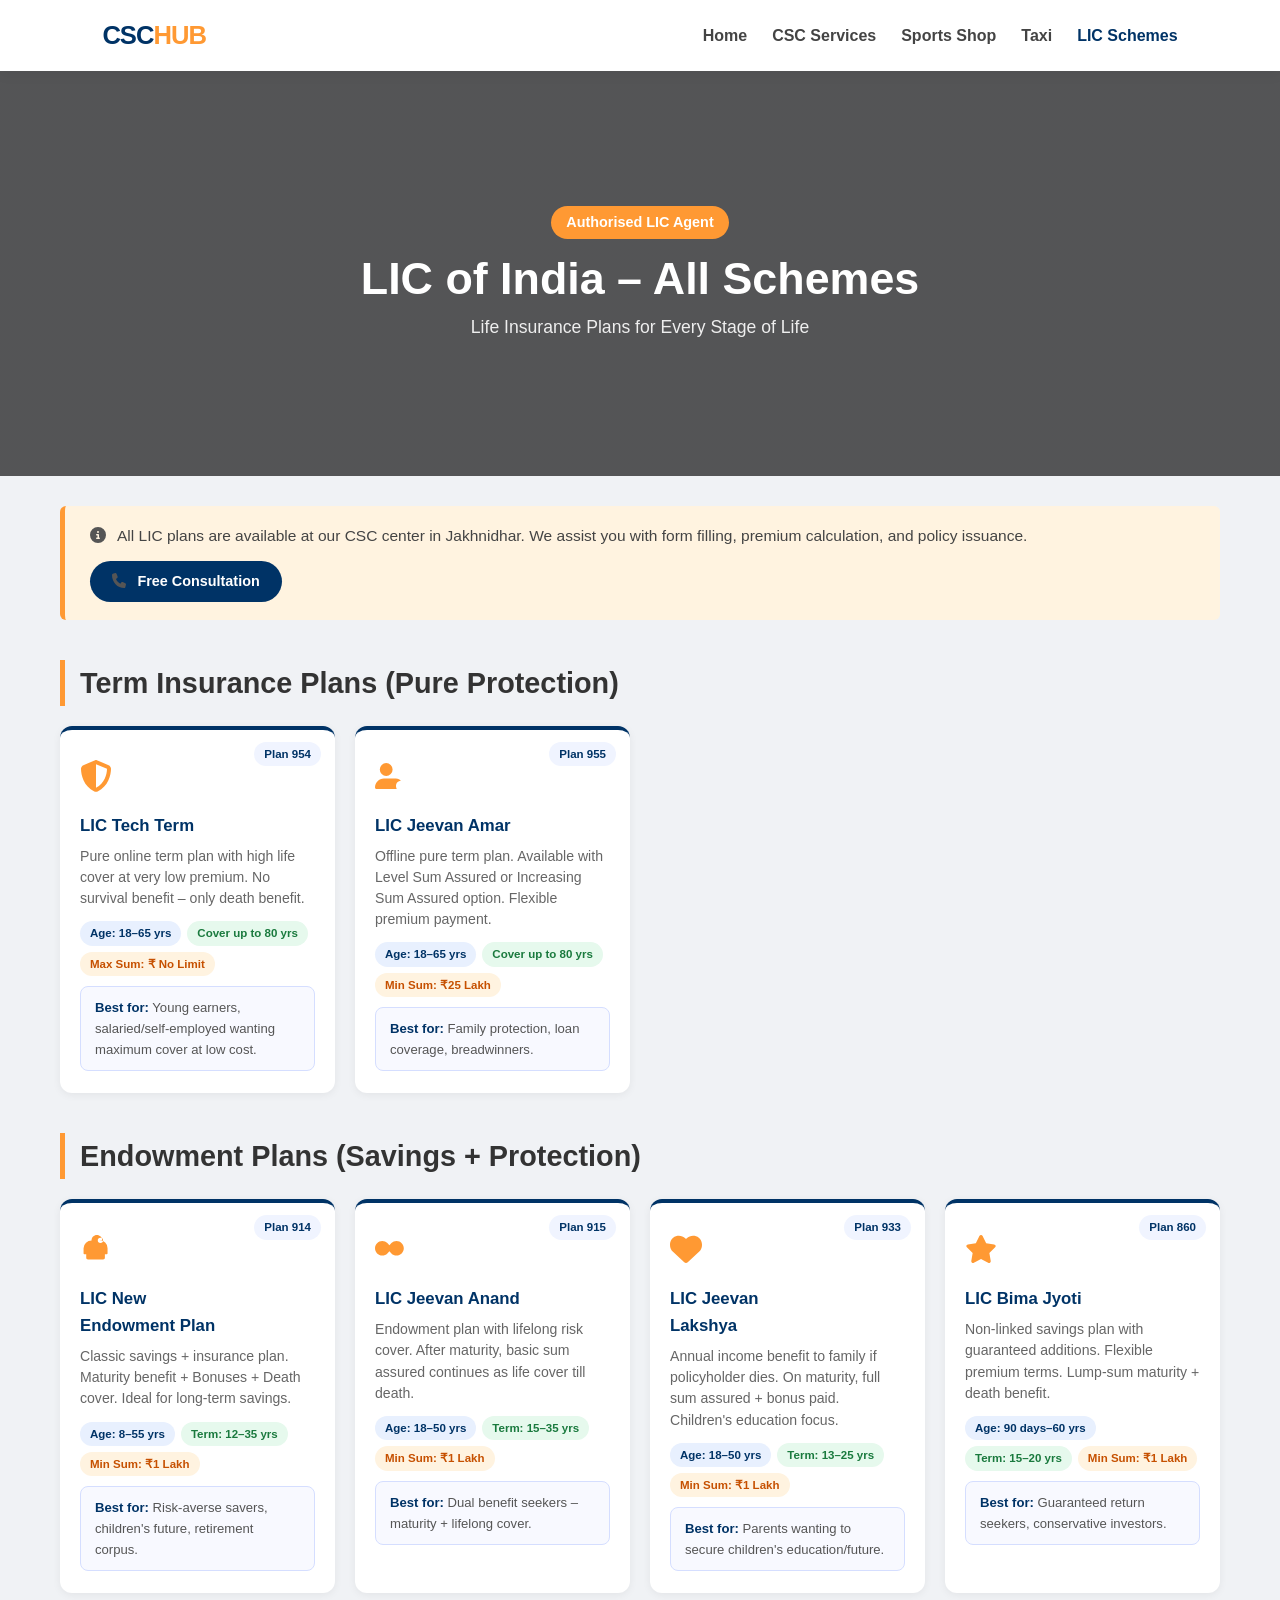
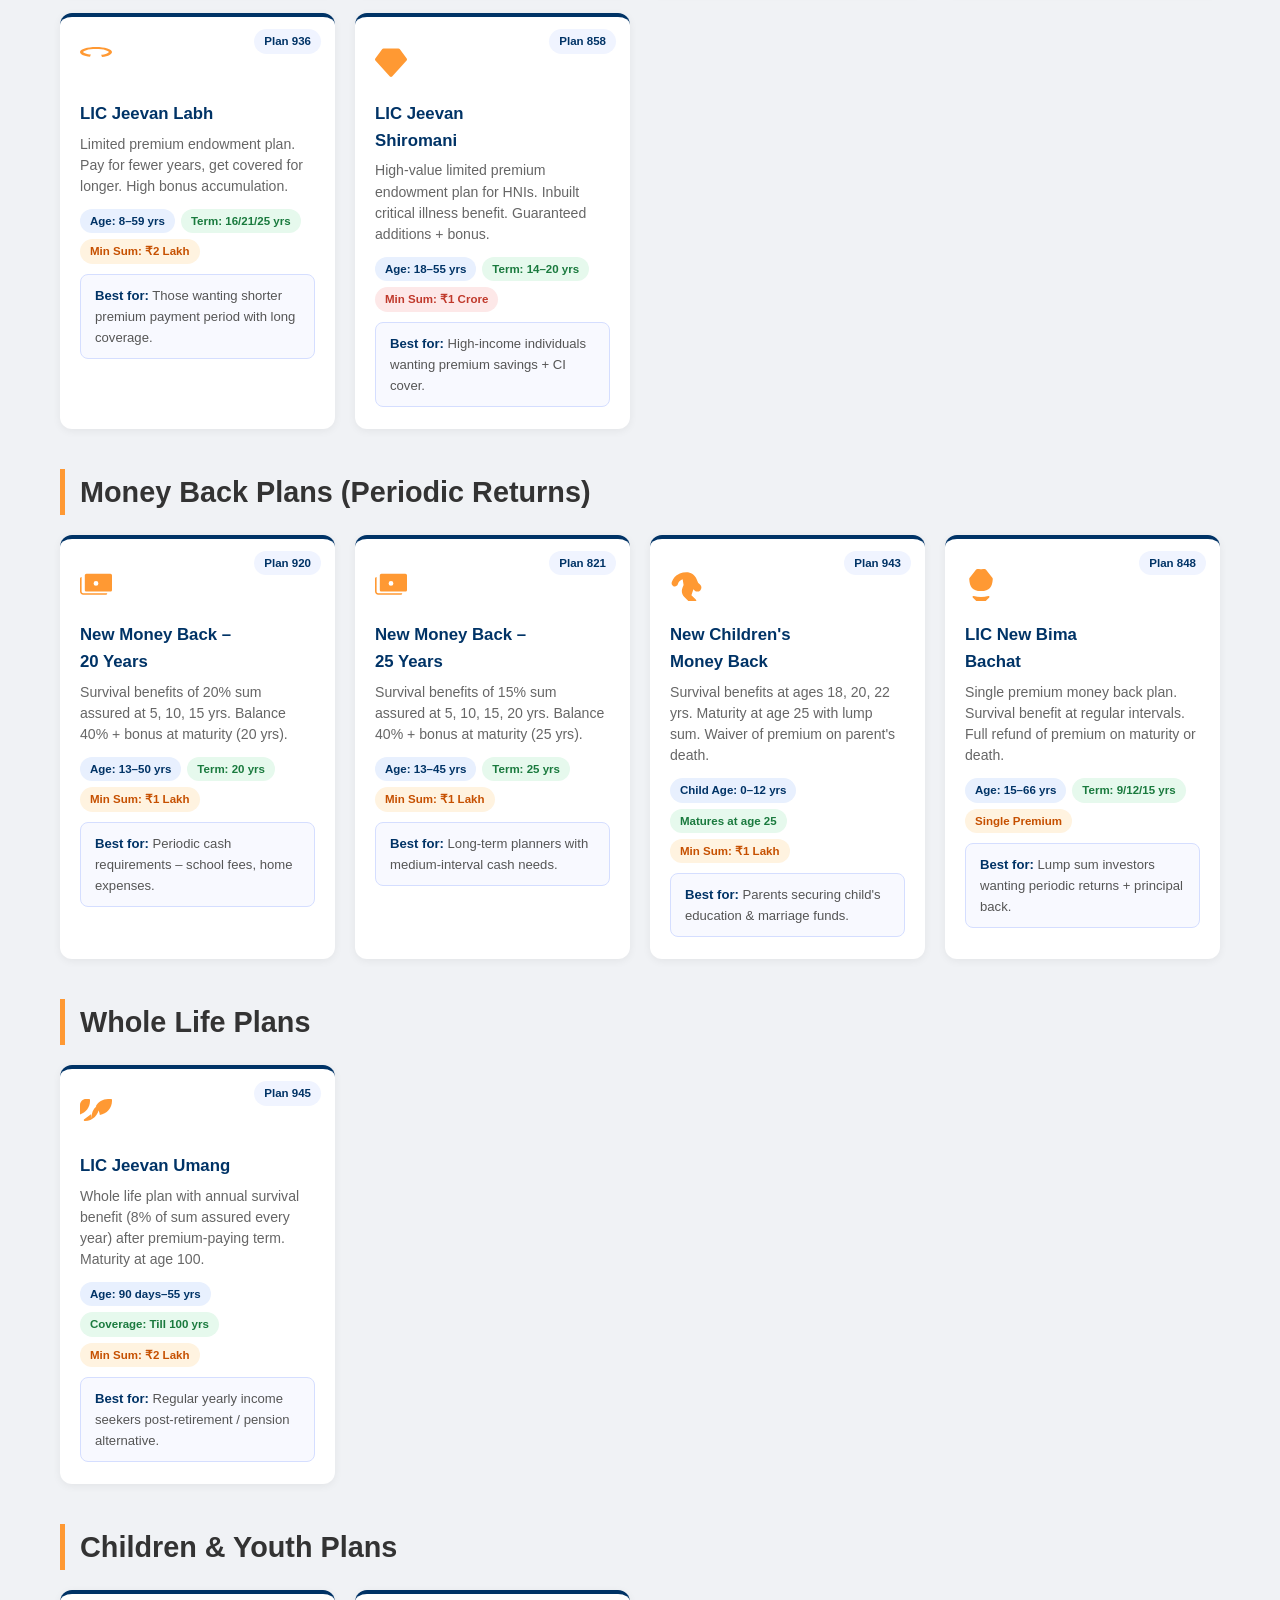
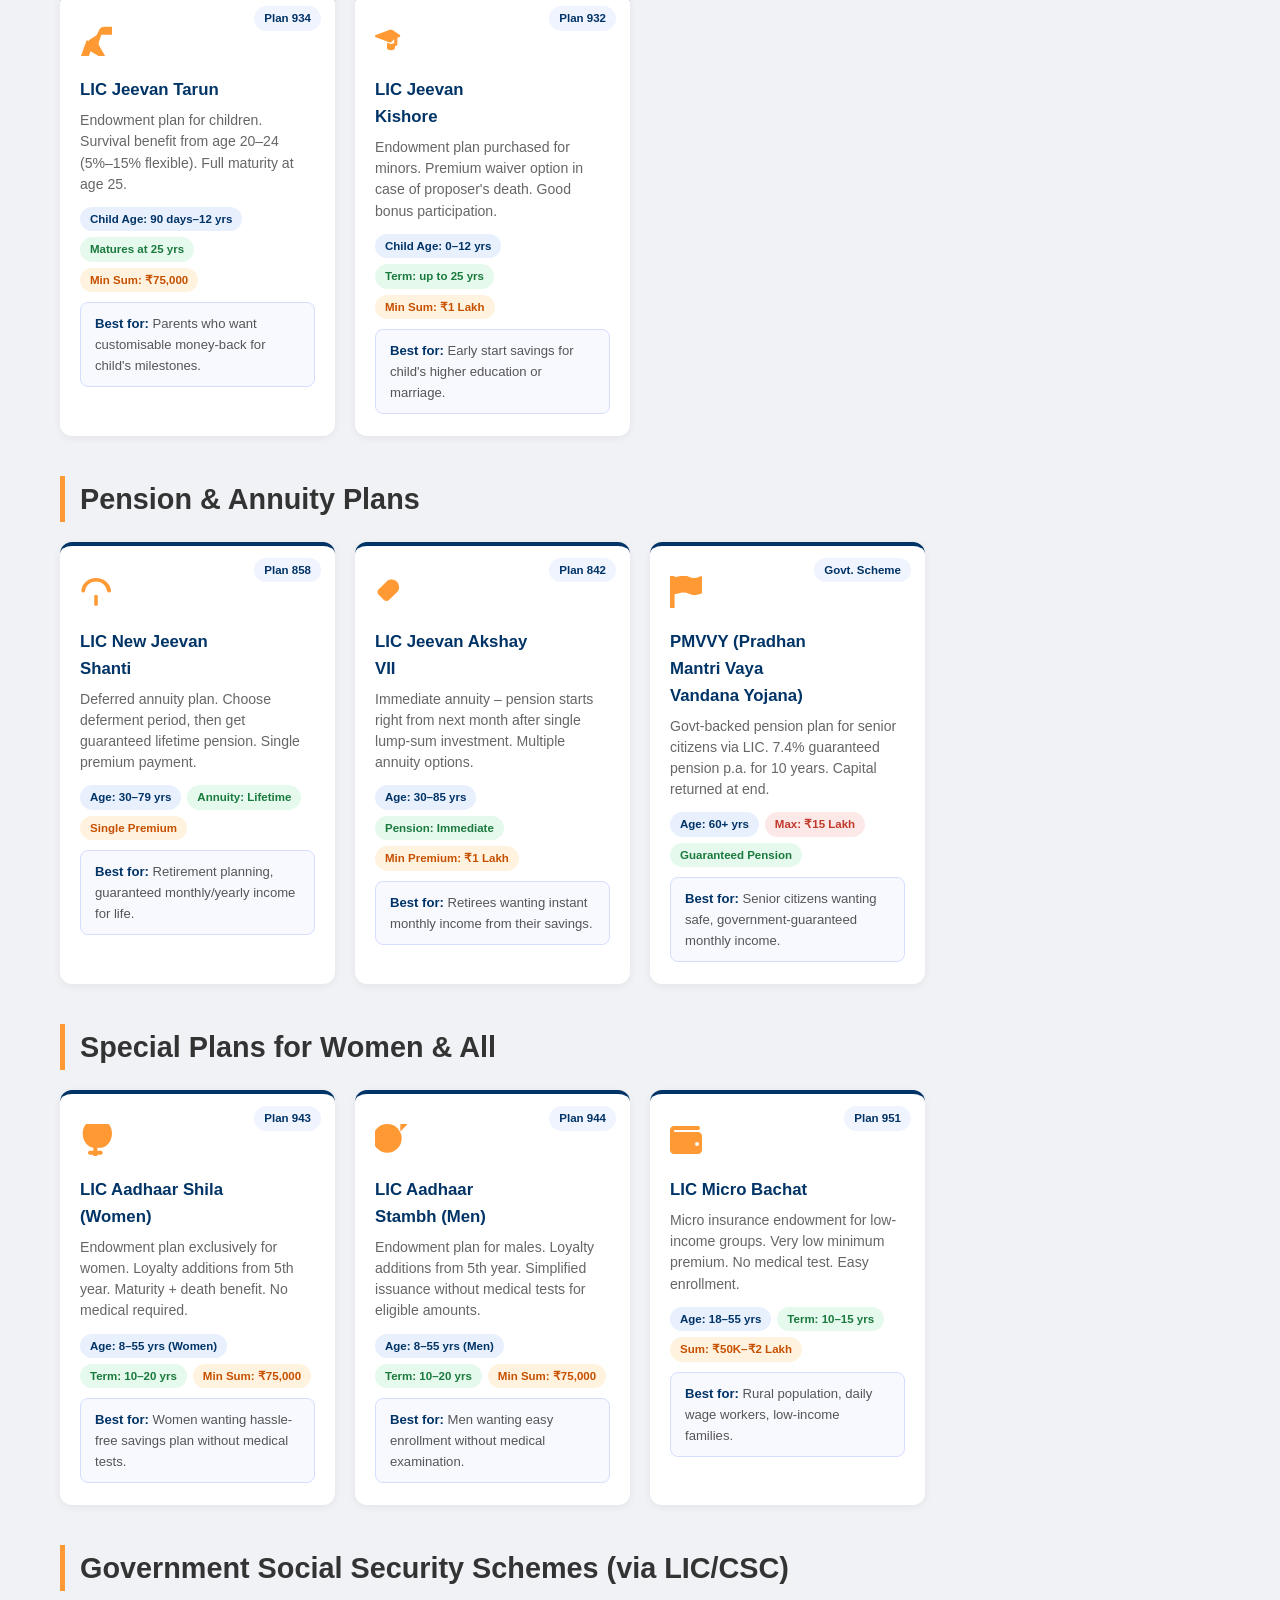
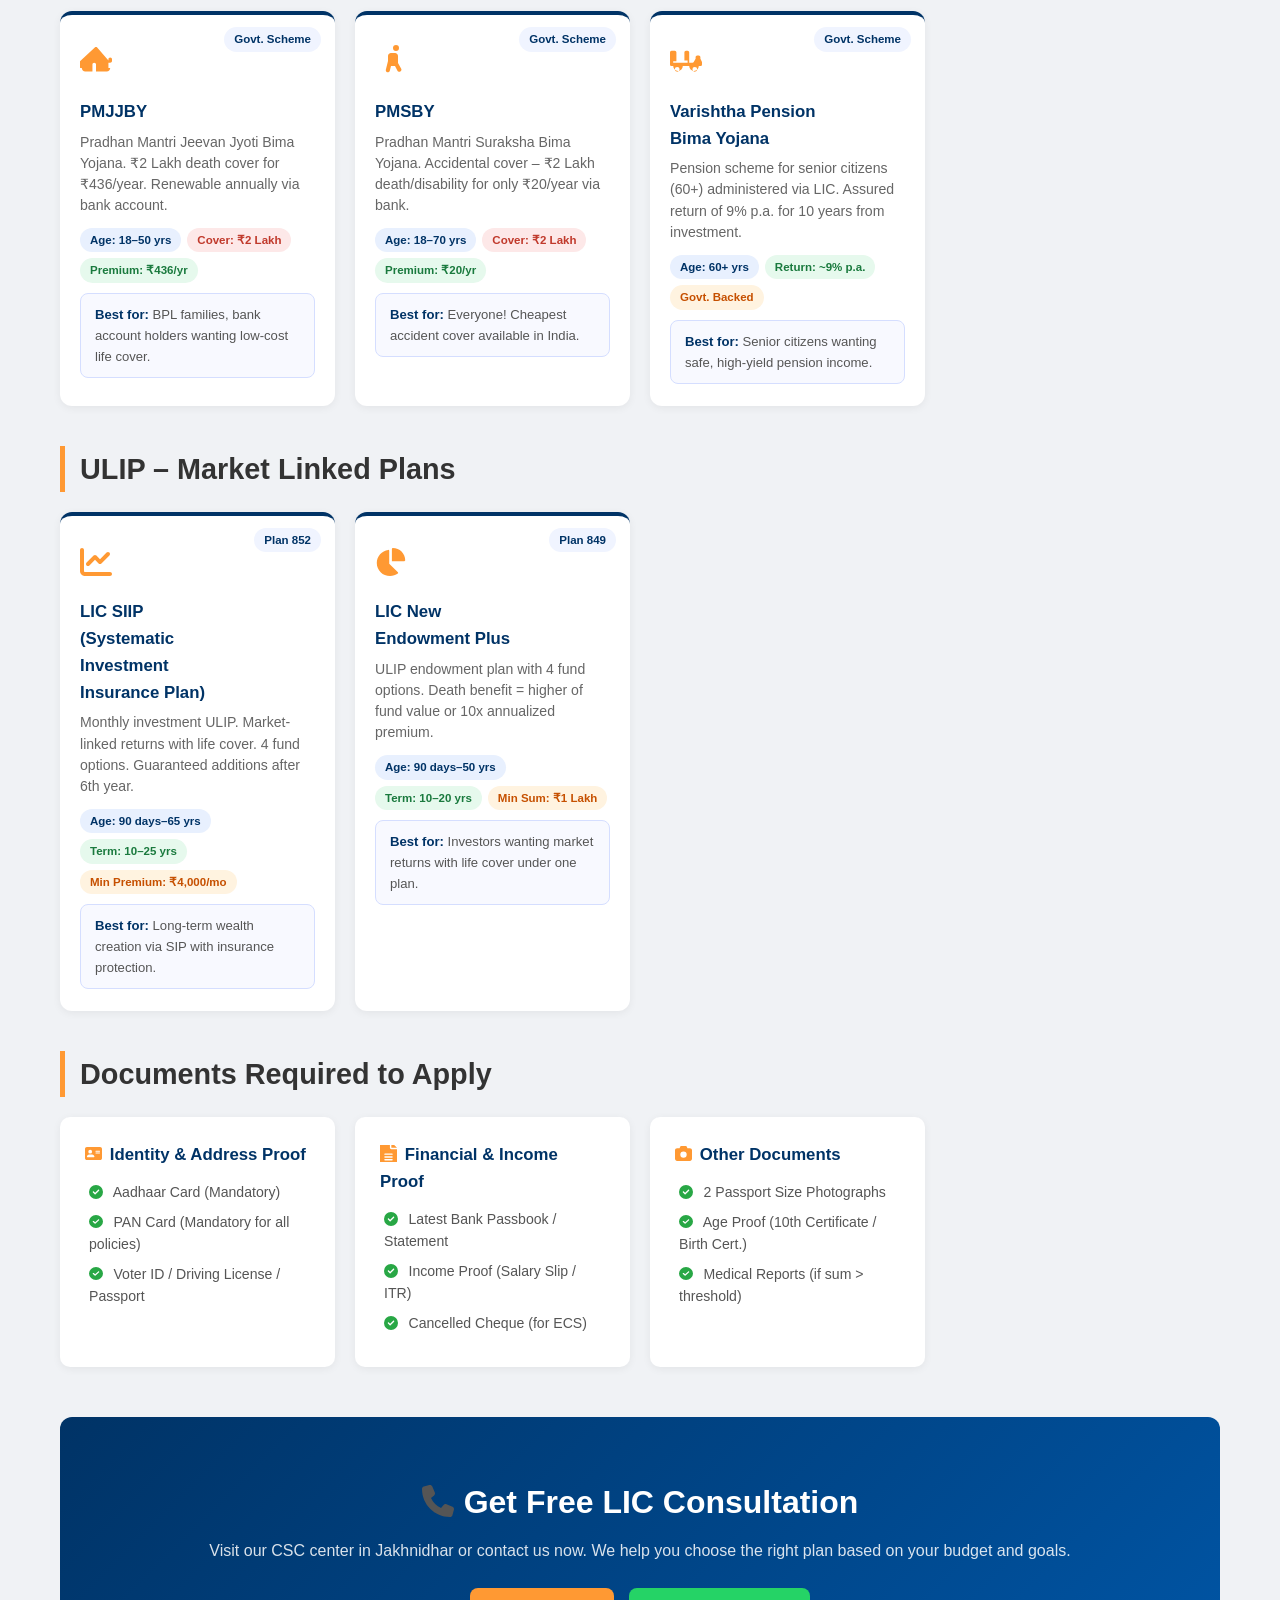
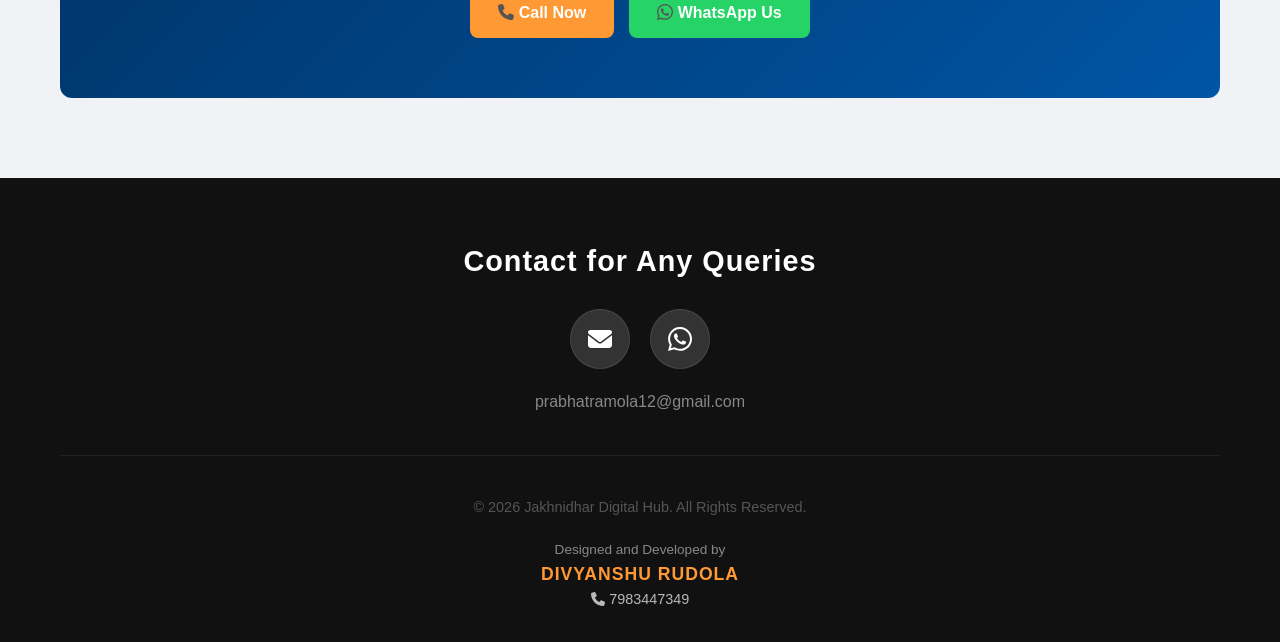
<file: lic.html>
<!DOCTYPE html>
<html lang="en" itemscope itemtype="https://schema.org/WebPage">
<head>
    <meta charset="UTF-8">
    <meta name="viewport" content="width=device-width, initial-scale=1.0">
    <!-- ═══ SEO META TAGS ═══ -->
    <meta name="description" content="LIC Insurance Schemes in Uttarakhand – All LIC plans at CSC Digital Hub Jakhnidhar. Jeevan Anand, Jeevan Labh, Jeevan Umang, Tech Term, Money Back, Pension Plans, PMJJBY, PMSBY. Free consultation – Call +919034143872.">
    <meta name="keywords" content="LIC agent Jakhnidhar, LIC schemes Uttarakhand, LIC policy Tehri Garhwal, Jeevan Anand Uttarakhand, Jeevan Labh, LIC term plan Uttarakhand, LIC pension plan Uttarakhand, PMJJBY Uttarakhand, PMSBY registration, LIC Jeevan Umang, LIC money back plan, LIC new endowment plan, LIC agent Tehri, insurance agent Jakhnidhar, life insurance Uttarakhand, LIC registration CSC, LIC premium payment CSC">
    <meta name="robots" content="index, follow">
    <meta name="geo.region" content="IN-UT">
    <link rel="canonical" href="https://ramolacyberconnect.in/lic.html">
    <meta property="og:title" content="LIC Insurance Schemes Uttarakhand – CSC Digital Hub Jakhnidhar">
    <meta property="og:description" content="All LIC plans available at Jakhnidhar – Jeevan Anand, Term Plans, Money Back, Pension, PMJJBY, PMSBY and more. Free consultation. Call +919034143872">
    <meta property="og:type" content="website">

    <script type="application/ld+json">
    {
      "@context": "https://schema.org",
      "@type": "FinancialService",
      "name": "LIC Insurance Services – CSC Jakhnidhar",
      "description": "LIC of India authorised agent in Jakhnidhar, Uttarakhand. All life insurance plans including term, endowment, money back, pension and government schemes.",
      "provider": {
        "@type": "LocalBusiness",
        "name": "CSC Digital Hub Jakhnidhar",
        "telephone": "+919034143872",
        "email": "prabhatramola12@gmail.com",
        "address": {
          "@type": "PostalAddress",
          "addressLocality": "Jakhnidhar",
          "addressRegion": "Uttarakhand",
          "addressCountry": "IN"
        }
      },
      "areaServed": "Uttarakhand",
      "serviceType": "Life Insurance"
    }
    </script>
    <title>LIC Schemes | CSC Digital Hub</title>
    <link rel="stylesheet" href="style.css">
    <link rel="stylesheet" href="icons.css">
<script src="main.js" defer></script>
</head>
<body class="bg-light">

    <header>
        <nav class="navbar">
            <div class="logo">
                <span class="logo-csc">CSC</span><span class="logo-hub">HUB</span>
            </div>
            <ul class="nav-links">
                <li><a href="index.html">Home</a></li>
                <li><a href="all-services.html">CSC Services</a></li>
                <li><a href="sports.html">Sports Shop</a></li>
                <li><a href="taxi.html">Taxi</a></li>
                <li><a href="lic.html" class="active">LIC Schemes</a></li>
            </ul>
        </nav>
    </header>

    <section class="lic-hero">
        <div class="hero-content">
            <span class="badge">Authorised LIC Agent</span>
            <h1>LIC of India – All Schemes</h1>
            <p>Life Insurance Plans for Every Stage of Life</p>
        </div>
    </section>

    <div class="container-full">

        <div class="lic-intro">
            <i class="fas fa-info-circle icon-accent"></i>
            All LIC plans are available at our CSC center in Jakhnidhar. We assist you with form filling, premium calculation, and policy issuance.
            <a href="tel:+919034143872" class="btn-free-consult">
                <i class="fas fa-phone-alt"></i> Free Consultation
            </a>
        </div>

        <!-- ===== TERM INSURANCE ===== -->
        <h2 class="section-title-sports">Term Insurance Plans (Pure Protection)</h2>
        <div class="lic-details-grid">

            <div class="scheme-card">
                <span class="plan-no">Plan 954</span>
                <div class="card-icon"><i class="fas fa-shield-halved"></i></div>
                <h3>LIC Tech Term</h3>
                <p>Pure online term plan with high life cover at very low premium. No survival benefit – only death benefit.</p>
                <div class="tag-row">
                    <span class="tag tag-blue">Age: 18–65 yrs</span>
                    <span class="tag tag-green">Cover up to 80 yrs</span>
                    <span class="tag tag-orange">Max Sum: ₹ No Limit</span>
                </div>
                <div class="eligibility-box">
                    <span>Best for:</span> Young earners, salaried/self-employed wanting maximum cover at low cost.
                </div>
            </div>

            <div class="scheme-card">
                <span class="plan-no">Plan 955</span>
                <div class="card-icon"><i class="fas fa-user-shield"></i></div>
                <h3>LIC Jeevan Amar</h3>
                <p>Offline pure term plan. Available with Level Sum Assured or Increasing Sum Assured option. Flexible premium payment.</p>
                <div class="tag-row">
                    <span class="tag tag-blue">Age: 18–65 yrs</span>
                    <span class="tag tag-green">Cover up to 80 yrs</span>
                    <span class="tag tag-orange">Min Sum: ₹25 Lakh</span>
                </div>
                <div class="eligibility-box">
                    <span>Best for:</span> Family protection, loan coverage, breadwinners.
                </div>
            </div>

        </div>

        <!-- ===== ENDOWMENT PLANS ===== -->
        <h2 class="section-title-sports">Endowment Plans (Savings + Protection)</h2>
        <div class="lic-details-grid">

            <div class="scheme-card">
                <span class="plan-no">Plan 914</span>
                <div class="card-icon"><i class="fas fa-piggy-bank"></i></div>
                <h3>LIC New Endowment Plan</h3>
                <p>Classic savings + insurance plan. Maturity benefit + Bonuses + Death cover. Ideal for long-term savings.</p>
                <div class="tag-row">
                    <span class="tag tag-blue">Age: 8–55 yrs</span>
                    <span class="tag tag-green">Term: 12–35 yrs</span>
                    <span class="tag tag-orange">Min Sum: ₹1 Lakh</span>
                </div>
                <div class="eligibility-box">
                    <span>Best for:</span> Risk-averse savers, children's future, retirement corpus.
                </div>
            </div>

            <div class="scheme-card">
                <span class="plan-no">Plan 915</span>
                <div class="card-icon"><i class="fas fa-infinity"></i></div>
                <h3>LIC Jeevan Anand</h3>
                <p>Endowment plan with lifelong risk cover. After maturity, basic sum assured continues as life cover till death.</p>
                <div class="tag-row">
                    <span class="tag tag-blue">Age: 18–50 yrs</span>
                    <span class="tag tag-green">Term: 15–35 yrs</span>
                    <span class="tag tag-orange">Min Sum: ₹1 Lakh</span>
                </div>
                <div class="eligibility-box">
                    <span>Best for:</span> Dual benefit seekers – maturity + lifelong cover.
                </div>
            </div>

            <div class="scheme-card">
                <span class="plan-no">Plan 933</span>
                <div class="card-icon"><i class="fas fa-heart"></i></div>
                <h3>LIC Jeevan Lakshya</h3>
                <p>Annual income benefit to family if policyholder dies. On maturity, full sum assured + bonus paid. Children's education focus.</p>
                <div class="tag-row">
                    <span class="tag tag-blue">Age: 18–50 yrs</span>
                    <span class="tag tag-green">Term: 13–25 yrs</span>
                    <span class="tag tag-orange">Min Sum: ₹1 Lakh</span>
                </div>
                <div class="eligibility-box">
                    <span>Best for:</span> Parents wanting to secure children's education/future.
                </div>
            </div>

            <div class="scheme-card">
                <span class="plan-no">Plan 860</span>
                <div class="card-icon"><i class="fas fa-star"></i></div>
                <h3>LIC Bima Jyoti</h3>
                <p>Non-linked savings plan with guaranteed additions. Flexible premium terms. Lump-sum maturity + death benefit.</p>
                <div class="tag-row">
                    <span class="tag tag-blue">Age: 90 days–60 yrs</span>
                    <span class="tag tag-green">Term: 15–20 yrs</span>
                    <span class="tag tag-orange">Min Sum: ₹1 Lakh</span>
                </div>
                <div class="eligibility-box">
                    <span>Best for:</span> Guaranteed return seekers, conservative investors.
                </div>
            </div>

            <div class="scheme-card">
                <span class="plan-no">Plan 936</span>
                <div class="card-icon"><i class="fas fa-coins"></i></div>
                <h3>LIC Jeevan Labh</h3>
                <p>Limited premium endowment plan. Pay for fewer years, get covered for longer. High bonus accumulation.</p>
                <div class="tag-row">
                    <span class="tag tag-blue">Age: 8–59 yrs</span>
                    <span class="tag tag-green">Term: 16/21/25 yrs</span>
                    <span class="tag tag-orange">Min Sum: ₹2 Lakh</span>
                </div>
                <div class="eligibility-box">
                    <span>Best for:</span> Those wanting shorter premium payment period with long coverage.
                </div>
            </div>

            <div class="scheme-card">
                <span class="plan-no">Plan 858</span>
                <div class="card-icon"><i class="fas fa-gem"></i></div>
                <h3>LIC Jeevan Shiromani</h3>
                <p>High-value limited premium endowment plan for HNIs. Inbuilt critical illness benefit. Guaranteed additions + bonus.</p>
                <div class="tag-row">
                    <span class="tag tag-blue">Age: 18–55 yrs</span>
                    <span class="tag tag-green">Term: 14–20 yrs</span>
                    <span class="tag tag-red">Min Sum: ₹1 Crore</span>
                </div>
                <div class="eligibility-box">
                    <span>Best for:</span> High-income individuals wanting premium savings + CI cover.
                </div>
            </div>

        </div>

        <!-- ===== MONEY BACK PLANS ===== -->
        <h2 class="section-title-sports">Money Back Plans (Periodic Returns)</h2>
        <div class="lic-details-grid">

            <div class="scheme-card">
                <span class="plan-no">Plan 920</span>
                <div class="card-icon"><i class="fas fa-money-bill-wave"></i></div>
                <h3>New Money Back – 20 Years</h3>
                <p>Survival benefits of 20% sum assured at 5, 10, 15 yrs. Balance 40% + bonus at maturity (20 yrs).</p>
                <div class="tag-row">
                    <span class="tag tag-blue">Age: 13–50 yrs</span>
                    <span class="tag tag-green">Term: 20 yrs</span>
                    <span class="tag tag-orange">Min Sum: ₹1 Lakh</span>
                </div>
                <div class="eligibility-box">
                    <span>Best for:</span> Periodic cash requirements – school fees, home expenses.
                </div>
            </div>

            <div class="scheme-card">
                <span class="plan-no">Plan 821</span>
                <div class="card-icon"><i class="fas fa-money-bill-wave"></i></div>
                <h3>New Money Back – 25 Years</h3>
                <p>Survival benefits of 15% sum assured at 5, 10, 15, 20 yrs. Balance 40% + bonus at maturity (25 yrs).</p>
                <div class="tag-row">
                    <span class="tag tag-blue">Age: 13–45 yrs</span>
                    <span class="tag tag-green">Term: 25 yrs</span>
                    <span class="tag tag-orange">Min Sum: ₹1 Lakh</span>
                </div>
                <div class="eligibility-box">
                    <span>Best for:</span> Long-term planners with medium-interval cash needs.
                </div>
            </div>

            <div class="scheme-card">
                <span class="plan-no">Plan 943</span>
                <div class="card-icon"><i class="fas fa-child"></i></div>
                <h3>New Children's Money Back</h3>
                <p>Survival benefits at ages 18, 20, 22 yrs. Maturity at age 25 with lump sum. Waiver of premium on parent's death.</p>
                <div class="tag-row">
                    <span class="tag tag-blue">Child Age: 0–12 yrs</span>
                    <span class="tag tag-green">Matures at age 25</span>
                    <span class="tag tag-orange">Min Sum: ₹1 Lakh</span>
                </div>
                <div class="eligibility-box">
                    <span>Best for:</span> Parents securing child's education & marriage funds.
                </div>
            </div>

            <div class="scheme-card">
                <span class="plan-no">Plan 848</span>
                <div class="card-icon"><i class="fas fa-sack-dollar"></i></div>
                <h3>LIC New Bima Bachat</h3>
                <p>Single premium money back plan. Survival benefit at regular intervals. Full refund of premium on maturity or death.</p>
                <div class="tag-row">
                    <span class="tag tag-blue">Age: 15–66 yrs</span>
                    <span class="tag tag-green">Term: 9/12/15 yrs</span>
                    <span class="tag tag-orange">Single Premium</span>
                </div>
                <div class="eligibility-box">
                    <span>Best for:</span> Lump sum investors wanting periodic returns + principal back.
                </div>
            </div>

        </div>

        <!-- ===== WHOLE LIFE PLANS ===== -->
        <h2 class="section-title-sports">Whole Life Plans</h2>
        <div class="lic-details-grid">

            <div class="scheme-card">
                <span class="plan-no">Plan 945</span>
                <div class="card-icon"><i class="fas fa-seedling"></i></div>
                <h3>LIC Jeevan Umang</h3>
                <p>Whole life plan with annual survival benefit (8% of sum assured every year) after premium-paying term. Maturity at age 100.</p>
                <div class="tag-row">
                    <span class="tag tag-blue">Age: 90 days–55 yrs</span>
                    <span class="tag tag-green">Coverage: Till 100 yrs</span>
                    <span class="tag tag-orange">Min Sum: ₹2 Lakh</span>
                </div>
                <div class="eligibility-box">
                    <span>Best for:</span> Regular yearly income seekers post-retirement / pension alternative.
                </div>
            </div>

        </div>

        <!-- ===== CHILDREN PLANS ===== -->
        <h2 class="section-title-sports">Children & Youth Plans</h2>
        <div class="lic-details-grid">

            <div class="scheme-card">
                <span class="plan-no">Plan 934</span>
                <div class="card-icon"><i class="fas fa-baby"></i></div>
                <h3>LIC Jeevan Tarun</h3>
                <p>Endowment plan for children. Survival benefit from age 20–24 (5%–15% flexible). Full maturity at age 25.</p>
                <div class="tag-row">
                    <span class="tag tag-blue">Child Age: 90 days–12 yrs</span>
                    <span class="tag tag-green">Matures at 25 yrs</span>
                    <span class="tag tag-orange">Min Sum: ₹75,000</span>
                </div>
                <div class="eligibility-box">
                    <span>Best for:</span> Parents who want customisable money-back for child's milestones.
                </div>
            </div>

            <div class="scheme-card">
                <span class="plan-no">Plan 932</span>
                <div class="card-icon"><i class="fas fa-graduation-cap"></i></div>
                <h3>LIC Jeevan Kishore</h3>
                <p>Endowment plan purchased for minors. Premium waiver option in case of proposer's death. Good bonus participation.</p>
                <div class="tag-row">
                    <span class="tag tag-blue">Child Age: 0–12 yrs</span>
                    <span class="tag tag-green">Term: up to 25 yrs</span>
                    <span class="tag tag-orange">Min Sum: ₹1 Lakh</span>
                </div>
                <div class="eligibility-box">
                    <span>Best for:</span> Early start savings for child's higher education or marriage.
                </div>
            </div>

        </div>

        <!-- ===== PENSION & ANNUITY PLANS ===== -->
        <h2 class="section-title-sports">Pension & Annuity Plans</h2>
        <div class="lic-details-grid">

            <div class="scheme-card">
                <span class="plan-no">Plan 858</span>
                <div class="card-icon"><i class="fas fa-umbrella"></i></div>
                <h3>LIC New Jeevan Shanti</h3>
                <p>Deferred annuity plan. Choose deferment period, then get guaranteed lifetime pension. Single premium payment.</p>
                <div class="tag-row">
                    <span class="tag tag-blue">Age: 30–79 yrs</span>
                    <span class="tag tag-green">Annuity: Lifetime</span>
                    <span class="tag tag-orange">Single Premium</span>
                </div>
                <div class="eligibility-box">
                    <span>Best for:</span> Retirement planning, guaranteed monthly/yearly income for life.
                </div>
            </div>

            <div class="scheme-card">
                <span class="plan-no">Plan 842</span>
                <div class="card-icon"><i class="fas fa-hand-holding-heart"></i></div>
                <h3>LIC Jeevan Akshay VII</h3>
                <p>Immediate annuity – pension starts right from next month after single lump-sum investment. Multiple annuity options.</p>
                <div class="tag-row">
                    <span class="tag tag-blue">Age: 30–85 yrs</span>
                    <span class="tag tag-green">Pension: Immediate</span>
                    <span class="tag tag-orange">Min Premium: ₹1 Lakh</span>
                </div>
                <div class="eligibility-box">
                    <span>Best for:</span> Retirees wanting instant monthly income from their savings.
                </div>
            </div>

            <div class="scheme-card">
                <span class="plan-no">Govt. Scheme</span>
                <div class="card-icon"><i class="fas fa-flag"></i></div>
                <h3>PMVVY (Pradhan Mantri Vaya Vandana Yojana)</h3>
                <p>Govt-backed pension plan for senior citizens via LIC. 7.4% guaranteed pension p.a. for 10 years. Capital returned at end.</p>
                <div class="tag-row">
                    <span class="tag tag-blue">Age: 60+ yrs</span>
                    <span class="tag tag-red">Max: ₹15 Lakh</span>
                    <span class="tag tag-green">Guaranteed Pension</span>
                </div>
                <div class="eligibility-box">
                    <span>Best for:</span> Senior citizens wanting safe, government-guaranteed monthly income.
                </div>
            </div>

        </div>

        <!-- ===== WOMEN / SPECIAL PLANS ===== -->
        <h2 class="section-title-sports">Special Plans for Women & All</h2>
        <div class="lic-details-grid">

            <div class="scheme-card">
                <span class="plan-no">Plan 943</span>
                <div class="card-icon"><i class="fas fa-venus"></i></div>
                <h3>LIC Aadhaar Shila (Women)</h3>
                <p>Endowment plan exclusively for women. Loyalty additions from 5th year. Maturity + death benefit. No medical required.</p>
                <div class="tag-row">
                    <span class="tag tag-blue">Age: 8–55 yrs (Women)</span>
                    <span class="tag tag-green">Term: 10–20 yrs</span>
                    <span class="tag tag-orange">Min Sum: ₹75,000</span>
                </div>
                <div class="eligibility-box">
                    <span>Best for:</span> Women wanting hassle-free savings plan without medical tests.
                </div>
            </div>

            <div class="scheme-card">
                <span class="plan-no">Plan 944</span>
                <div class="card-icon"><i class="fas fa-mars"></i></div>
                <h3>LIC Aadhaar Stambh (Men)</h3>
                <p>Endowment plan for males. Loyalty additions from 5th year. Simplified issuance without medical tests for eligible amounts.</p>
                <div class="tag-row">
                    <span class="tag tag-blue">Age: 8–55 yrs (Men)</span>
                    <span class="tag tag-green">Term: 10–20 yrs</span>
                    <span class="tag tag-orange">Min Sum: ₹75,000</span>
                </div>
                <div class="eligibility-box">
                    <span>Best for:</span> Men wanting easy enrollment without medical examination.
                </div>
            </div>

            <div class="scheme-card">
                <span class="plan-no">Plan 951</span>
                <div class="card-icon"><i class="fas fa-wallet"></i></div>
                <h3>LIC Micro Bachat</h3>
                <p>Micro insurance endowment for low-income groups. Very low minimum premium. No medical test. Easy enrollment.</p>
                <div class="tag-row">
                    <span class="tag tag-blue">Age: 18–55 yrs</span>
                    <span class="tag tag-green">Term: 10–15 yrs</span>
                    <span class="tag tag-orange">Sum: ₹50K–₹2 Lakh</span>
                </div>
                <div class="eligibility-box">
                    <span>Best for:</span> Rural population, daily wage workers, low-income families.
                </div>
            </div>

        </div>

        <!-- ===== GOVERNMENT SOCIAL SECURITY ===== -->
        <h2 class="section-title-sports">Government Social Security Schemes (via LIC/CSC)</h2>
        <div class="lic-details-grid">

            <div class="scheme-card">
                <span class="plan-no">Govt. Scheme</span>
                <div class="card-icon"><i class="fas fa-house-chimney-crack"></i></div>
                <h3>PMJJBY</h3>
                <p>Pradhan Mantri Jeevan Jyoti Bima Yojana. ₹2 Lakh death cover for ₹436/year. Renewable annually via bank account.</p>
                <div class="tag-row">
                    <span class="tag tag-blue">Age: 18–50 yrs</span>
                    <span class="tag tag-red">Cover: ₹2 Lakh</span>
                    <span class="tag tag-green">Premium: ₹436/yr</span>
                </div>
                <div class="eligibility-box">
                    <span>Best for:</span> BPL families, bank account holders wanting low-cost life cover.
                </div>
            </div>

            <div class="scheme-card">
                <span class="plan-no">Govt. Scheme</span>
                <div class="card-icon"><i class="fas fa-person-falling-burst"></i></div>
                <h3>PMSBY</h3>
                <p>Pradhan Mantri Suraksha Bima Yojana. Accidental cover – ₹2 Lakh death/disability for only ₹20/year via bank.</p>
                <div class="tag-row">
                    <span class="tag tag-blue">Age: 18–70 yrs</span>
                    <span class="tag tag-red">Cover: ₹2 Lakh</span>
                    <span class="tag tag-green">Premium: ₹20/yr</span>
                </div>
                <div class="eligibility-box">
                    <span>Best for:</span> Everyone! Cheapest accident cover available in India.
                </div>
            </div>

            <div class="scheme-card">
                <span class="plan-no">Govt. Scheme</span>
                <div class="card-icon"><i class="fas fa-tractor"></i></div>
                <h3>Varishtha Pension Bima Yojana</h3>
                <p>Pension scheme for senior citizens (60+) administered via LIC. Assured return of 9% p.a. for 10 years from investment.</p>
                <div class="tag-row">
                    <span class="tag tag-blue">Age: 60+ yrs</span>
                    <span class="tag tag-green">Return: ~9% p.a.</span>
                    <span class="tag tag-orange">Govt. Backed</span>
                </div>
                <div class="eligibility-box">
                    <span>Best for:</span> Senior citizens wanting safe, high-yield pension income.
                </div>
            </div>

        </div>

        <!-- ===== UNIT LINKED PLANS ===== -->
        <h2 class="section-title-sports">ULIP – Market Linked Plans</h2>
        <div class="lic-details-grid">

            <div class="scheme-card">
                <span class="plan-no">Plan 852</span>
                <div class="card-icon"><i class="fas fa-chart-line"></i></div>
                <h3>LIC SIIP (Systematic Investment Insurance Plan)</h3>
                <p>Monthly investment ULIP. Market-linked returns with life cover. 4 fund options. Guaranteed additions after 6th year.</p>
                <div class="tag-row">
                    <span class="tag tag-blue">Age: 90 days–65 yrs</span>
                    <span class="tag tag-green">Term: 10–25 yrs</span>
                    <span class="tag tag-orange">Min Premium: ₹4,000/mo</span>
                </div>
                <div class="eligibility-box">
                    <span>Best for:</span> Long-term wealth creation via SIP with insurance protection.
                </div>
            </div>

            <div class="scheme-card">
                <span class="plan-no">Plan 849</span>
                <div class="card-icon"><i class="fas fa-chart-pie"></i></div>
                <h3>LIC New Endowment Plus</h3>
                <p>ULIP endowment plan with 4 fund options. Death benefit = higher of fund value or 10x annualized premium.</p>
                <div class="tag-row">
                    <span class="tag tag-blue">Age: 90 days–50 yrs</span>
                    <span class="tag tag-green">Term: 10–20 yrs</span>
                    <span class="tag tag-orange">Min Sum: ₹1 Lakh</span>
                </div>
                <div class="eligibility-box">
                    <span>Best for:</span> Investors wanting market returns with life cover under one plan.
                </div>
            </div>

        </div>

        <!-- ===== DOCUMENTS REQUIRED ===== -->
        <h2 class="section-title-sports">Documents Required to Apply</h2>
        <div class="lic-details-grid">
            <div class="docs-box">
                <h4><i class="fas fa-id-card"></i>Identity & Address Proof</h4>
                <ul class="check-list">
                    <li><i class="fas fa-check-circle"></i> Aadhaar Card (Mandatory)</li>
                    <li><i class="fas fa-check-circle"></i> PAN Card (Mandatory for all policies)</li>
                    <li><i class="fas fa-check-circle"></i> Voter ID / Driving License / Passport</li>
                </ul>
            </div>
            <div class="docs-box">
                <h4><i class="fas fa-file-alt"></i>Financial & Income Proof</h4>
                <ul class="check-list">
                    <li><i class="fas fa-check-circle"></i> Latest Bank Passbook / Statement</li>
                    <li><i class="fas fa-check-circle"></i> Income Proof (Salary Slip / ITR)</li>
                    <li><i class="fas fa-check-circle"></i> Cancelled Cheque (for ECS)</li>
                </ul>
            </div>
            <div class="docs-box">
                <h4><i class="fas fa-camera"></i>Other Documents</h4>
                <ul class="check-list">
                    <li><i class="fas fa-check-circle"></i> 2 Passport Size Photographs</li>
                    <li><i class="fas fa-check-circle"></i> Age Proof (10th Certificate / Birth Cert.)</li>
                    <li><i class="fas fa-check-circle"></i> Medical Reports (if sum > threshold)</li>
                </ul>
            </div>
        </div>

        <!-- CTA -->
        <div class="lic-cta">
            <h2><i class="fas fa-phone-alt"></i>Get Free LIC Consultation</h2>
            <p>Visit our CSC center in Jakhnidhar or contact us now. We help you choose the right plan based on your budget and goals.</p>
            <div class="cta-btns">
                <a href="tel:+919034143872" class="btn-call"><i class="fas fa-phone"></i> Call Now</a>
                <a href="https://wa.me/919034143872" class="btn-wa"><i class="fab fa-whatsapp"></i> WhatsApp Us</a>
            </div>
        </div>

    </div>

        <footer class="main-footer">
    <div class="footer-container">
        <div class="footer-section">
            <h3>Contact for Any Queries</h3>
            <div class="footer-icons">
                <a href="mailto:prabhatramola12@gmail.com" class="footer-icon-link" title="Email Us">
                    <i class="fas fa-envelope"></i>
                </a>
                <a href="https://wa.me/919034143872" class="footer-icon-link whatsapp-bg" title="WhatsApp Us">
                    <i class="fab fa-whatsapp"></i>
                </a>
            </div>
            <p class="business-email">prabhatramola12@gmail.com</p>
        </div>
        <hr class="footer-divider">
        <div class="footer-bottom">
            <p>&copy; 2026 Jakhnidhar Digital Hub. All Rights Reserved.</p>
            <div class="developer-credit">
                Designed and Developed by <br>
                <span class="dev-name">Divyanshu Rudola</span>
                <div class="dev-contact">
                    <a href="tel:+917983447349"><i class="fas fa-phone-volume"></i> 7983447349</a>
                </div>
            </div>
        </div>
    </div>
</footer>
</body>
</html>
</file>
<file: style.css>
/* ============================================================
   CSC Digital Hub — style.css
   All styles consolidated here. Do NOT add CSS to HTML files.
   ============================================================ */

/* ---------- Custom Properties ---------- */
:root {
    --csc-blue: #003366;
    --digital-orange: #ff9933;
    --dark-bg: #111;
    --light-gray: #f0f2f5;
    --white: #ffffff;
    --shadow-sm: 0 2px 8px rgba(0,0,0,0.06);
    --shadow-md: 0 4px 15px rgba(0,0,0,0.1);
    --radius: 12px;
}

/* ---------- Reset ---------- */
*, *::before, *::after {
    margin: 0;
    padding: 0;
    box-sizing: border-box;
    font-family: 'Inter', sans-serif;
}

body {
    background-color: var(--light-gray);
    color: #333;
    line-height: 1.6;
}

.bg-light { background-color: var(--light-gray); }

/* ============================================================
   NAVBAR
   ============================================================ */
.navbar {
    display: flex;
    justify-content: space-between;
    align-items: center;
    padding: 15px 8%;
    background: var(--white);
    box-shadow: 0 4px 12px rgba(0,0,0,0.05);
    position: sticky;
    top: 0;
    z-index: 1000;
}

.logo {
    font-size: 1.6rem;
    font-weight: 800;
    letter-spacing: -1px;
    cursor: pointer;
}
.logo-csc { color: var(--csc-blue); }
.logo-hub { color: var(--digital-orange); }

.nav-links {
    list-style: none;
    display: flex;
    gap: 25px;
}
.nav-links a {
    text-decoration: none;
    color: #444;
    font-weight: 600;
    transition: color 0.3s;
}
.nav-links a:hover,
.nav-links a.active { color: var(--csc-blue); }

.mobile-menu-icon {
    display: none;
    font-size: 1.5rem;
    cursor: pointer;
    color: var(--csc-blue);
}

/* ============================================================
   HERO — HOME PAGE
   ============================================================ */
.hero {
    min-height: 70vh;
    background: linear-gradient(rgba(0,0,0,0.6), rgba(0,0,0,0.6)),
                url('https://images.unsplash.com/photo-1526628953301-3e589a6a8b74?auto=format&fit=crop&w=1200') center/cover;
    display: flex;
    align-items: center;
    justify-content: center;
    text-align: center;
    color: white;
    padding: 60px 20px;
}

.badge {
    display: inline-block;
    background: var(--digital-orange);
    padding: 5px 15px;
    border-radius: 20px;
    font-size: 0.9rem;
    font-weight: bold;
}

.hero-content h1 {
    font-size: 3.5rem;
    margin: 15px 0;
    line-height: 1.1;
}

.hero-btns {
    display: flex;
    gap: 15px;
    justify-content: center;
    margin-top: 25px;
    flex-wrap: wrap;
}

.btn-primary {
    padding: 12px 30px;
    border-radius: 8px;
    text-decoration: none;
    font-weight: bold;
    transition: 0.3s;
    background: var(--csc-blue);
    color: white;
}
.btn-primary:hover { background: #004080; }

.btn-secondary {
    padding: 12px 30px;
    border-radius: 8px;
    text-decoration: none;
    font-weight: bold;
    transition: 0.3s;
    background: #25D366;
    color: white;
}
.btn-secondary:hover { background: #1da851; }

/* ============================================================
   CSC SERVICES SECTION
   ============================================================ */
.services { padding: 80px 8%; }

.section-title {
    text-align: center;
    font-size: 2.2rem;
    margin-bottom: 40px;
    color: var(--csc-blue);
}

.service-container {
    display: grid;
    grid-template-columns: repeat(auto-fit, minmax(240px, 1fr));
    gap: 20px;
}

.s-card {
    background: white;
    padding: 40px 20px;
    border-radius: var(--radius);
    text-align: center;
    border-bottom: 4px solid #eee;
    transition: 0.3s;
}
.s-card:hover {
    border-bottom: 4px solid var(--digital-orange);
    transform: translateY(-10px);
    box-shadow: var(--shadow-md);
}

.icon-box {
    font-size: 2.5rem;
    color: var(--csc-blue);
    margin-bottom: 15px;
}

/* More Services Button */
.more-services-wrapper {
    text-align: center;
    margin-top: 40px;
}

.btn-more {
    padding: 12px 35px;
    background: transparent;
    color: var(--csc-blue);
    border: 2px solid var(--csc-blue);
    font-weight: 700;
    border-radius: 30px;
    transition: all 0.3s ease;
    display: inline-block;
    cursor: pointer;
    font-size: 1rem;
}
.btn-more i { margin-left: 8px; font-size: 0.9rem; }
.btn-more:hover {
    background: var(--csc-blue);
    color: var(--white);
    transform: scale(1.05);
}

.btn-link-text {
    margin-left: 15px;
    color: var(--csc-blue);
    font-weight: 600;
    text-decoration: none;
    transition: 0.3s;
}
.btn-link-text:hover { color: var(--digital-orange); }

.hidden  { display: none !important; }
.show-cards {
    display: block !important;
    animation: fadeIn 0.5s ease forwards;
}
@keyframes fadeIn {
    from { opacity: 0; transform: translateY(10px); }
    to   { opacity: 1; transform: translateY(0); }
}

/* ============================================================
   OTHER VENTURES (Sports & Taxi cards on homepage)
   ============================================================ */
.other-ventures { padding: 60px 8% 100px; background: #fff; }

.venture-grid {
    display: grid;
    grid-template-columns: repeat(auto-fit, minmax(300px, 1fr));
    gap: 30px;
}

.venture-card {
    height: 350px;
    border-radius: 20px;
    text-decoration: none;
    display: flex;
    align-items: flex-end;
    padding: 40px;
    position: relative;
    overflow: hidden;
    color: white;
    transition: transform 0.3s;
}
.venture-card:hover { transform: scale(1.02); }

.venture-card.sports {
    background: linear-gradient(to top, rgba(0,0,0,0.9), transparent),
                url('https://images.unsplash.com/photo-1531415074968-036ba1b575da?auto=format&fit=crop&w=800') center/cover;
}
.venture-card.taxi {
    background: linear-gradient(to top, rgba(0,0,0,0.9), transparent),
                url('https://financialexpresswpcontent.s3.amazonaws.com/uploads/2019/07/Mahindra-Bolero-Power-660.jpg') center/cover;
}

.v-content i {
    font-size: 2rem;
    color: var(--digital-orange);
    margin-bottom: 10px;
    display: block;
}
.v-btn {
    margin-top: 15px;
    display: inline-block;
    font-weight: bold;
    border: 1px solid white;
    padding: 5px 15px;
    border-radius: 5px;
}

/* ============================================================
   PAGE HEADER (all-services, etc.)
   ============================================================ */
.page-header {
    background: var(--csc-blue);
    color: white;
    text-align: center;
    padding: 60px 20px;
    margin-bottom: 40px;
}
.page-header h1 { font-size: 2.4rem; }
.page-header p   { opacity: 0.85; margin-top: 8px; }

/* ============================================================
   CONTAINER & SECTION TITLES
   ============================================================ */
.container-full {
    max-width: 1200px;
    margin: 0 auto;
    padding: 0 20px 80px;
}

.section-title-sports {
    margin: 40px 0 20px;
    font-size: 1.8rem;
    color: #333;
    border-left: 5px solid var(--digital-orange);
    padding-left: 15px;
}

/* ============================================================
   DETAIL / SERVICE GRIDS
   ============================================================ */
.details-grid {
    display: flex;
    flex-wrap: wrap;
    justify-content: center;
    gap: 25px;
    margin-bottom: 40px;
}

/* Fleet grid (taxi page) - 2 equal columns */
.fleet-grid {
    display: grid;
    grid-template-columns: repeat(auto-fit, minmax(280px, 1fr));
    gap: 25px;
    align-items: start;
    margin-bottom: 40px;
}

.d-card {
    background: white;
    padding: 25px;
    border-radius: var(--radius);
    box-shadow: var(--shadow-sm);
    text-align: center;
    transition: 0.3s;
    border: 1px solid #eef0f2;
    flex: 1 1 300px;
    max-width: 380px;
}
.d-card:hover {
    border-color: var(--digital-orange);
    transform: scale(1.02);
    box-shadow: var(--shadow-md);
}
.d-card i {
    font-size: 2rem;
    color: var(--digital-orange);
    margin-bottom: 10px;
}

/* Card Header (all-services checklist cards) */
.card-header {
    display: flex;
    align-items: center;
    gap: 15px;
    margin-bottom: 15px;
    border-bottom: 1px solid #eee;
    padding-bottom: 10px;
}
.card-header i {
    font-size: 1.5rem;
    color: var(--digital-orange);
}
.card-header h3 { font-size: 1.05rem; color: #222; }

.sub-text {
    font-size: 0.8rem;
    color: #888;
    margin: -10px 0 10px;
}

/* Checklist */
.check-list {
    list-style: none;
    padding: 0;
    text-align: left;
}
.check-list li {
    font-size: 0.88rem;
    color: #555;
    margin-bottom: 7px;
    padding-left: 4px;
}
.check-list li i {
    color: var(--digital-orange);
    margin-right: 7px;
    font-size: 0.85rem;
}

/* Checklist card */
.checklist-card {
    text-align: left;
}

/* ============================================================
   IMAGE WRAPPER (consistent image sizing)
   ============================================================ */
.img-wrapper {
    width: 100%;
    aspect-ratio: 16 / 9;
    overflow: hidden;
    border-radius: 8px;
    margin-bottom: 15px;
}
.img-wrapper img {
    width: 100%;
    height: 100%;
    object-fit: cover;
    transition: transform 0.3s ease;
}
.d-card:hover img { transform: scale(1.08); }

/* ============================================================
   SPORTS PAGE HERO
   ============================================================ */
.sports-hero {
    height: 50vh;
    background: linear-gradient(rgba(0,0,0,0.5), rgba(0,0,0,0.5)),
                url('https://images.unsplash.com/photo-1471295253337-3ceaaedca402?q=80&w=1200') center/cover;
    display: flex;
    align-items: center;
    justify-content: center;
    color: white;
    text-align: center;
    padding: 0 20px;
}
.sports-hero h1 { font-size: 2.8rem; }

/* ============================================================
   TAXI PAGE
   ============================================================ */
.taxi-hero {
    height: 45vh;
    background: linear-gradient(rgba(0,0,0,0.6), rgba(0,0,0,0.6)),
                url('https://images.unsplash.com/photo-1449965408869-eaa3f722e40d?q=80&w=1200') center/cover;
    display: flex;
    align-items: center;
    justify-content: center;
    color: white;
    text-align: center;
    padding: 0 20px;
}

.taxi-card { position: relative; text-align: left !important; }

.taxi-badge {
    position: absolute;
    top: 10px;
    right: 10px;
    padding: 5px 12px;
    border-radius: 20px;
    font-size: 0.75rem;
    font-weight: bold;
    color: white;
}
.all-india   { background: #28a745; }
.state-permit { background: #007bff; }

.taxi-features {
    list-style: none;
    margin-top: 15px;
    padding: 0;
}
.taxi-features li {
    font-size: 0.9rem;
    margin-bottom: 5px;
    color: #555;
}
.taxi-features i {
    color: #28a745;
    margin-right: 8px;
}

.service-small i {
    font-size: 2.5rem;
    color: var(--digital-orange);
    margin-bottom: 15px;
}

/* ============================================================
   LIC PAGE
   ============================================================ */
.lic-hero {
    height: 45vh;
    background: linear-gradient(rgba(0,0,0,0.65), rgba(0,0,0,0.65)),
                url('https://images.unsplash.com/photo-1434030216411-0b793f4b4173?q=80&w=1200') center/cover;
    display: flex;
    align-items: center;
    justify-content: center;
    color: white;
    text-align: center;
    padding: 0 20px;
}
.lic-hero h1 { font-size: 2.8rem; margin-bottom: 10px; }
.lic-hero p  { font-size: 1.1rem; opacity: 0.9; }

.lic-intro {
    background: #fff3e0;
    border-left: 5px solid var(--digital-orange);
    padding: 18px 25px;
    margin: 30px 0 10px;
    border-radius: 6px;
    font-size: 0.97rem;
    color: #444;
}
.lic-intro .icon-accent {
    color: var(--digital-orange);
    margin-right: 8px;
}

/* Free consultation button */
.btn-free-consult {
    display: inline-block;
    margin-top: 12px;
    background: var(--csc-blue);
    color: #fff;
    padding: 9px 22px;
    border-radius: 25px;
    font-weight: 700;
    text-decoration: none;
    font-size: 0.9rem;
    transition: background 0.3s;
}
.btn-free-consult:hover { background: var(--digital-orange); }
.btn-free-consult i { margin-right: 7px; }

/* LIC scheme grid */
.lic-details-grid {
    display: grid;
    grid-template-columns: repeat(auto-fill, minmax(260px, 1fr));
    gap: 20px;
    margin-bottom: 40px;
}

/* Scheme cards */
.scheme-card {
    background: #fff;
    border-radius: var(--radius);
    padding: 22px 20px;
    box-shadow: var(--shadow-sm);
    border-top: 4px solid var(--csc-blue);
    transition: 0.3s;
    position: relative;
}
.scheme-card:hover {
    transform: translateY(-5px);
    border-top-color: var(--digital-orange);
    box-shadow: var(--shadow-md);
}
.scheme-card .plan-no {
    position: absolute;
    top: 12px;
    right: 14px;
    background: #f0f4ff;
    color: var(--csc-blue);
    font-size: 0.72rem;
    font-weight: 700;
    padding: 3px 10px;
    border-radius: 20px;
}
.scheme-card .card-icon {
    font-size: 2rem;
    color: var(--digital-orange);
    margin-bottom: 10px;
}
.scheme-card h3 {
    font-size: 1.05rem;
    color: var(--csc-blue);
    margin-bottom: 6px;
    padding-right: 80px;
}
.scheme-card p {
    font-size: 0.88rem;
    color: #666;
    margin-bottom: 12px;
    line-height: 1.5;
}

/* Tags */
.tag-row {
    display: flex;
    flex-wrap: wrap;
    gap: 6px;
    margin-top: 8px;
}
.tag {
    font-size: 0.72rem;
    padding: 3px 10px;
    border-radius: 20px;
    font-weight: 600;
}
.tag-blue   { background: #e8f0fe; color: #003366; }
.tag-green  { background: #e6f9ed; color: #1a7a3e; }
.tag-orange { background: #fff3e0; color: #c65000; }
.tag-red    { background: #fde8e8; color: #c0392b; }

/* Eligibility box */
.eligibility-box {
    background: #f8f9ff;
    border: 1px solid #d5deff;
    border-radius: 8px;
    padding: 10px 14px;
    margin-top: 10px;
    font-size: 0.82rem;
    color: #555;
}
.eligibility-box span {
    font-weight: 700;
    color: var(--csc-blue);
}

/* Docs box */
.docs-box {
    background: #fff;
    border-radius: 10px;
    padding: 25px;
    box-shadow: var(--shadow-sm);
    text-align: left;
}
.docs-box h4 {
    color: var(--csc-blue);
    margin-bottom: 12px;
    font-size: 1.05rem;
}
.docs-box h4 i {
    color: var(--digital-orange);
    margin-right: 8px;
}

/* LIC CTA */
.lic-cta {
    background: linear-gradient(135deg, #003366, #0055a5);
    color: white;
    text-align: center;
    padding: 60px 20px;
    margin-top: 50px;
    border-radius: var(--radius);
}
.lic-cta h2 {
    font-size: 2rem;
    margin-bottom: 10px;
}
.lic-cta h2 i { margin-right: 10px; }
.lic-cta p {
    opacity: 0.85;
    margin-bottom: 25px;
    font-size: 1rem;
}
.lic-cta .cta-btns {
    display: flex;
    gap: 15px;
    justify-content: center;
    flex-wrap: wrap;
}

/* ============================================================
   CTA SECTIONS (shared across pages)
   ============================================================ */
.contact-cta {
    background: white;
    text-align: center;
    padding: 60px 20px;
    margin-top: 40px;
    border-top: 1px solid #eee;
}
.contact-cta h2, .contact-cta h3 {
    font-size: 1.8rem;
    color: var(--csc-blue);
    margin-bottom: 10px;
}
.contact-cta p {
    margin-bottom: 25px;
    color: #666;
}

.cta-btns {
    display: flex;
    gap: 15px;
    justify-content: center;
    flex-wrap: wrap;
    margin-top: 20px;
}

.btn-call {
    background: #d9534f;
    color: white;
    padding: 12px 28px;
    border-radius: 8px;
    text-decoration: none;
    font-weight: bold;
    transition: 0.3s;
}
.btn-call:hover { background: #c0392b; }

.btn-wa {
    background: #25d366;
    color: white;
    padding: 12px 28px;
    border-radius: 8px;
    text-decoration: none;
    font-weight: bold;
    transition: 0.3s;
}
.btn-wa:hover { background: #1da851; }

/* LIC-specific call/wa override (orange call) */
.lic-cta .btn-call { background: var(--digital-orange); }
.lic-cta .btn-call:hover { background: #e08800; }

/* all-services Call Now button */
.cta-button-wrapper {
    display: flex;
    justify-content: center;
}
.btn-primary-call {
    display: inline-block;
    background: var(--csc-blue);
    color: white;
    padding: 15px 40px;
    text-decoration: none;
    border-radius: 8px;
    font-weight: bold;
    box-shadow: 0 4px 15px rgba(0,51,102,0.2);
    transition: 0.2s;
}
.btn-primary-call:hover {
    transform: translateY(-3px);
    background: #004080;
}

/* ============================================================
   FOOTER
   ============================================================ */
.main-footer {
    background: var(--dark-bg);
    color: #fff;
    padding: 60px 0 30px;
    text-align: center;
}
.footer-container {
    max-width: 1200px;
    margin: 0 auto;
    padding: 0 20px;
}
.footer-section h3 {
    font-size: 1.8rem;
    margin-bottom: 25px;
    font-weight: 600;
    letter-spacing: 1px;
}

.footer-icons {
    display: flex;
    justify-content: center;
    gap: 20px;
    margin-bottom: 20px;
}
.footer-icon-link {
    width: 60px;
    height: 60px;
    background: #333;
    display: flex;
    align-items: center;
    justify-content: center;
    border-radius: 50%;
    color: #fff;
    font-size: 1.5rem;
    text-decoration: none;
    transition: all 0.3s ease;
    border: 1px solid rgba(255,255,255,0.1);
}
.footer-icon-link:hover {
    background: var(--digital-orange);
    transform: translateY(-5px);
    box-shadow: 0 5px 15px rgba(255,153,51,0.4);
}
.whatsapp-bg:hover {
    background: #25d366 !important;
    box-shadow: 0 5px 15px rgba(37,211,102,0.4);
}

.business-email {
    color: #888;
    font-size: 1rem;
    margin-top: 10px;
}
.footer-divider {
    border: 0;
    border-top: 1px solid #222;
    margin: 40px 0;
}
.footer-bottom p {
    font-size: 0.9rem;
    color: #555;
    margin-bottom: 20px;
}
.developer-credit {
    font-size: 0.85rem;
    color: #888;
    line-height: 1.6;
}
.dev-name {
    color: var(--digital-orange);
    font-weight: 700;
    font-size: 1.1rem;
    text-transform: uppercase;
    letter-spacing: 1px;
}
.dev-contact a {
    color: #fff;
    text-decoration: none;
    font-size: 0.9rem;
    opacity: 0.7;
    transition: 0.3s;
}
.dev-contact a:hover {
    opacity: 1;
    color: var(--digital-orange);
}

/* ============================================================
   MOBILE RESPONSIVE
   ============================================================ */

/* --- Tablets (≤ 1024px) --- */
@media (max-width: 1024px) {
    .navbar { padding: 15px 5%; }
    .services, .other-ventures { padding: 60px 5%; }
    .container-full { padding: 0 15px 60px; }

    .hero-content h1 { font-size: 2.8rem; }
    .sports-hero h1, .lic-hero h1 { font-size: 2.2rem; }

    .venture-card { height: 280px; padding: 25px; }

    .details-grid { gap: 18px; }
    .d-card { flex: 1 1 260px; }

    .lic-details-grid { grid-template-columns: repeat(auto-fill, minmax(220px, 1fr)); }
}

/* --- Mobile (≤ 768px) --- */
@media (max-width: 768px) {

    /* Navbar */
    .nav-links { display: none; flex-direction: column; gap: 0; }
    .nav-links.open {
        display: flex;
        position: absolute;
        top: 65px;
        left: 0;
        right: 0;
        background: var(--white);
        box-shadow: 0 8px 20px rgba(0,0,0,0.1);
        padding: 10px 0 20px;
        z-index: 999;
    }
    .nav-links.open li { border-bottom: 1px solid #f0f0f0; }
    .nav-links.open a { display: block; padding: 12px 25px; font-size: 1rem; }
    .mobile-menu-icon { display: block; }

    /* Hero */
    .hero { min-height: 60vh; padding: 60px 20px; }
    .hero-content h1 { font-size: 2rem; }
    .hero-content p { font-size: 0.95rem; }
    .badge { font-size: 0.8rem; }
    .hero-btns { flex-direction: column; align-items: center; }
    .btn-primary, .btn-secondary { width: 220px; text-align: center; }

    /* Page heroes */
    .sports-hero, .taxi-hero, .lic-hero { height: 35vh; }
    .sports-hero h1, .taxi-hero h1, .lic-hero h1 { font-size: 1.8rem; }
    .page-header h1 { font-size: 1.7rem; }

    /* Section titles */
    .section-title { font-size: 1.7rem; }
    .section-title-sports { font-size: 1.4rem; }

    /* Service cards */
    .service-container { grid-template-columns: 1fr 1fr; gap: 15px; }
    .s-card { padding: 25px 15px; }
    .icon-box { font-size: 2rem; }

    /* Venture cards */
    .venture-grid { grid-template-columns: 1fr; }
    .venture-card { height: 220px; padding: 20px; }

    /* Detail cards */
    .details-grid { flex-direction: column; align-items: stretch; gap: 15px; }
    .d-card { flex: unset; max-width: 100%; width: 100%; }

    /* Fleet grid */
    .fleet-grid { grid-template-columns: 1fr; }

    /* LIC grids */
    .lic-details-grid { grid-template-columns: 1fr; gap: 15px; }

    /* Scheme card heading padding fix */
    .scheme-card h3 { padding-right: 60px; font-size: 1rem; }

    /* Tags wrapping */
    .tag-row { gap: 5px; }
    .tag { font-size: 0.68rem; }

    /* CTA buttons */
    .cta-btns { flex-direction: column; align-items: center; }
    .btn-call, .btn-wa { width: 220px; text-align: center; }
    .lic-cta .cta-btns { flex-direction: column; align-items: center; }

    /* LIC intro */
    .lic-intro { font-size: 0.9rem; padding: 15px 18px; }
    .btn-free-consult { width: 100%; text-align: center; margin-top: 14px; }

    /* LIC CTA */
    .lic-cta { padding: 40px 20px; }
    .lic-cta h2 { font-size: 1.5rem; }

    /* Contact CTA */
    .contact-cta { padding: 40px 20px; }
    .contact-cta h2, .contact-cta h3 { font-size: 1.4rem; }

    /* Footer */
    .footer-section h3 { font-size: 1.3rem; }
    .footer-icon-link { width: 50px; height: 50px; font-size: 1.2rem; }
    .footer-icons { gap: 15px; }

    /* All-services docs box */
    .docs-box { padding: 18px; }

    /* More btn */
    .btn-more { font-size: 0.9rem; padding: 10px 25px; }
}

/* --- Small Mobile (≤ 480px) --- */
@media (max-width: 480px) {
    .navbar { padding: 12px 4%; }
    .logo { font-size: 1.3rem; }

    .hero-content h1 { font-size: 1.6rem; }
    .sports-hero h1, .taxi-hero h1, .lic-hero h1 { font-size: 1.5rem; }

    .service-container { grid-template-columns: 1fr; }

    .section-title { font-size: 1.4rem; }
    .section-title-sports { font-size: 1.2rem; }

    .scheme-card { padding: 18px 15px; }
    .scheme-card .plan-no { font-size: 0.65rem; padding: 2px 8px; }

    .lic-cta h2 { font-size: 1.3rem; }

    .footer-section h3 { font-size: 1.1rem; }
    .dev-name { font-size: 1rem; }
}
</file>
<file: icons.css>
/* ============================================================
   icons.css  -  Offline SVG icons (no internet needed)
   All icons embedded as inline SVG data URIs
   ============================================================ */

.fas, .fab, .far, .fa {
    display: inline-block;
    width: 1em;
    height: 1em;
    vertical-align: -0.125em;
    background-repeat: no-repeat;
    background-size: 100%;
    background-position: center;
}

.fa-bars { background-image: url("data:image/svg+xml,<svg xmlns='http://www.w3.org/2000/svg' viewBox='0 0 448 512'><path fill='%23555555' d='M0 96c0-17.7 14.3-32 32-32h384c17.7 0 32 14.3 32 32s-14.3 32-32 32H32c-17.7 0-32-14.3-32-32zm0 160c0-17.7 14.3-32 32-32h384c17.7 0 32 14.3 32 32s-14.3 32-32 32H32c-17.7 0-32-14.3-32-32zm448 160c0 17.7-14.3 32-32 32H32c-17.7 0-32-14.3-32-32s14.3-32 32-32h384c17.7 0 32 14.3 32 32z'/></svg>"); }
.fa-xmark { background-image: url("data:image/svg+xml,<svg xmlns='http://www.w3.org/2000/svg' viewBox='0 0 384 512'><path fill='%23555555' d='M342.6 150.6c12.5-12.5 12.5-32.8 0-45.3s-32.8-12.5-45.3 0L192 210.7 86.6 105.4c-12.5-12.5-32.8-12.5-45.3 0s-12.5 32.8 0 45.3L146.7 256 41.4 361.4c-12.5 12.5-12.5 32.8 0 45.3s32.8 12.5 45.3 0L192 301.3l105.4 105.3c12.5 12.5 32.8 12.5 45.3 0s12.5-32.8 0-45.3L237.3 256l105.3-105.4z'/></svg>"); }
.fa-chevron-down { background-image: url("data:image/svg+xml,<svg xmlns='http://www.w3.org/2000/svg' viewBox='0 0 512 512'><path fill='%23555555' d='M233.4 406.6c12.5 12.5 32.8 12.5 45.3 0l192-192c12.5-12.5 12.5-32.8 0-45.3s-32.8-12.5-45.3 0L256 338.7 86.6 169.4c-12.5-12.5-32.8-12.5-45.3 0s-12.5 32.8 0 45.3l192 192z'/></svg>"); }
.fa-chevron-up { background-image: url("data:image/svg+xml,<svg xmlns='http://www.w3.org/2000/svg' viewBox='0 0 512 512'><path fill='%23555555' d='M233.4 105.4c12.5-12.5 32.8-12.5 45.3 0l192 192c12.5 12.5 12.5 32.8 0 45.3s-32.8 12.5-45.3 0L256 173.3 86.6 342.6c-12.5 12.5-32.8 12.5-45.3 0s-12.5-32.8 0-45.3l192-192z'/></svg>"); }
.fa-chevron-right { background-image: url("data:image/svg+xml,<svg xmlns='http://www.w3.org/2000/svg' viewBox='0 0 320 512'><path fill='%23555555' d='M310.6 233.4c12.5 12.5 12.5 32.8 0 45.3l-192 192c-12.5 12.5-32.8 12.5-45.3 0s-12.5-32.8 0-45.3L242.7 256 73.4 86.6c-12.5-12.5-12.5-32.8 0-45.3s32.8-12.5 45.3 0l192 192z'/></svg>"); }
.fa-envelope { background-image: url("data:image/svg+xml,<svg xmlns='http://www.w3.org/2000/svg' viewBox='0 0 512 512'><path fill='%23555555' d='M48 64C21.5 64 0 85.5 0 112c0 15.1 7.1 29.3 19.2 38.4l217.6 163.2c11.4 8.5 27 8.5 38.4 0L492.8 150.4c12.1-9.1 19.2-23.3 19.2-38.4c0-26.5-21.5-48-48-48H48zM0 176V384c0 35.3 28.7 64 64 64H448c35.3 0 64-28.7 64-64V176L294.4 339.2a63.9 63.9 0 0 1-76.8 0L0 176z'/></svg>"); }
.fa-phone { background-image: url("data:image/svg+xml,<svg xmlns='http://www.w3.org/2000/svg' viewBox='0 0 512 512'><path fill='%23555555' d='M164.9 24.6c-7.7-18.6-28-28.5-47.4-23.2l-88 24C11.7 30.7 0 46 0 64C0 311.4 200.6 512 448 512c18 0 33.3-11.7 38.6-29.5l24-88c5.3-19.4-4.6-39.7-23.2-47.4l-96-40c-16.3-6.8-35.2-2.1-46.3 11.6L304.7 368C234.3 334.7 177.3 277.7 144 207.3L193.3 167c13.7-11.2 18.4-30 11.6-46.3l-40-96z'/></svg>"); }
.fa-phone-alt { background-image: url("data:image/svg+xml,<svg xmlns='http://www.w3.org/2000/svg' viewBox='0 0 512 512'><path fill='%23555555' d='M164.9 24.6c-7.7-18.6-28-28.5-47.4-23.2l-88 24C11.7 30.7 0 46 0 64C0 311.4 200.6 512 448 512c18 0 33.3-11.7 38.6-29.5l24-88c5.3-19.4-4.6-39.7-23.2-47.4l-96-40c-16.3-6.8-35.2-2.1-46.3 11.6L304.7 368C234.3 334.7 177.3 277.7 144 207.3L193.3 167c13.7-11.2 18.4-30 11.6-46.3l-40-96z'/></svg>"); }
.fa-phone-volume { background-image: url("data:image/svg+xml,<svg xmlns='http://www.w3.org/2000/svg' viewBox='0 0 512 512'><path fill='%23555555' d='M164.9 24.6c-7.7-18.6-28-28.5-47.4-23.2l-88 24C11.7 30.7 0 46 0 64C0 311.4 200.6 512 448 512c18 0 33.3-11.7 38.6-29.5l24-88c5.3-19.4-4.6-39.7-23.2-47.4l-96-40c-16.3-6.8-35.2-2.1-46.3 11.6L304.7 368C234.3 334.7 177.3 277.7 144 207.3L193.3 167c13.7-11.2 18.4-30 11.6-46.3l-40-96z'/></svg>"); }
.fa-whatsapp { background-image: url("data:image/svg+xml,<svg xmlns='http://www.w3.org/2000/svg' viewBox='0 0 448 512'><path fill='%23555555' d='M380.9 97.1C339 55.1 283.2 32 223.9 32c-122.4 0-222 99.6-222 222 0 39.1 10.2 77.3 29.6 111L0 480l117.7-30.9c32.4 17.7 68.9 27 106.1 27h.1c122.3 0 224.1-99.6 224.1-222 0-59.3-25.2-115-67.1-157zm-157 341.6c-33.2 0-65.7-8.9-94-25.7l-6.7-4-69.8 18.3L72 359.2l-4.4-7c-18.5-29.4-28.2-63.3-28.2-98.2 0-101.7 82.8-184.5 184.6-184.5 49.3 0 95.6 19.2 130.4 54.1 34.8 34.9 56.2 81.2 56.1 130.5 0 101.8-84.9 184.6-186.6 184.6zm101.2-138.2c-5.5-2.8-32.8-16.2-37.9-18-5.1-1.9-8.8-2.8-12.5 2.8-3.7 5.6-14.3 18-17.6 21.8-3.2 3.7-6.5 4.2-12 1.4-32.6-16.3-54-29.1-75.5-66-5.7-9.8 5.7-9.1 16.3-30.3 1.8-3.7.9-6.9-.5-9.7-1.4-2.8-12.5-30.1-17.1-41.2-4.5-10.8-9.1-9.3-12.5-9.5-3.2-.2-6.9-.2-10.6-.2-3.7 0-9.7 1.4-14.8 6.9-5.1 5.6-19.4 19-19.4 46.3 0 27.3 19.9 53.7 22.6 57.4 2.8 3.7 39.1 59.7 94.8 83.8 35.2 15.2 49 16.5 66.6 13.9 10.7-1.6 32.8-13.4 37.4-26.4 4.6-13 4.6-24.1 3.2-26.4-1.3-2.5-5-3.9-10.5-6.6z'/></svg>"); }
.fa-location-dot { background-image: url("data:image/svg+xml,<svg xmlns='http://www.w3.org/2000/svg' viewBox='0 0 384 512'><path fill='%23555555' d='M215.7 499.2C267 435 384 279.4 384 192C384 86 298 0 192 0S0 86 0 192c0 87.4 117 243 168.3 307.2c12.3 15.3 35.1 15.3 47.4 0zM192 128a64 64 0 1 1 0 128 64 64 0 1 1 0-128z'/></svg>"); }
.fa-check-circle { background-image: url("data:image/svg+xml,<svg xmlns='http://www.w3.org/2000/svg' viewBox='0 0 512 512'><path fill='%23555555' d='M256 512A256 256 0 1 0 256 0a256 256 0 1 0 0 512zM369 209L241 337c-9.4 9.4-24.6 9.4-33.9 0l-64-64c-9.4-9.4-9.4-24.6 0-33.9s24.6-9.4 33.9 0l47 47L335 175c9.4-9.4 24.6-9.4 33.9 0s9.4 24.6 0 33.9z'/></svg>"); }
.fa-check { background-image: url("data:image/svg+xml,<svg xmlns='http://www.w3.org/2000/svg' viewBox='0 0 448 512'><path fill='%23555555' d='M438.6 105.4c12.5 12.5 12.5 32.8 0 45.3l-256 256c-12.5 12.5-32.8 12.5-45.3 0l-128-128c-12.5-12.5-12.5-32.8 0-45.3s32.8-12.5 45.3 0L160 338.7 393.4 105.4c12.5-12.5 32.8-12.5 45.3 0z'/></svg>"); }
.fa-address-card { background-image: url("data:image/svg+xml,<svg xmlns='http://www.w3.org/2000/svg' viewBox='0 0 576 512'><path fill='%23555555' d='M64 32C28.7 32 0 60.7 0 96V416c0 35.3 28.7 64 64 64H512c35.3 0 64-28.7 64-64V96c0-35.3-28.7-64-64-64H64zm80 256h96c44.2 0 80 35.8 80 80c0 8.8-7.2 16-16 16H80c-8.8 0-16-7.2-16-16c0-44.2 35.8-80 80-80zm-32-96a64 64 0 1 1 128 0 64 64 0 1 1 -128 0zm256-32H496c8.8 0 16 7.2 16 16s-7.2 16-16 16H368c-8.8 0-16-7.2-16-16s7.2-16 16-16zm0 64H496c8.8 0 16 7.2 16 16s-7.2 16-16 16H368c-8.8 0-16-7.2-16-16s7.2-16 16-16zm0 64H496c8.8 0 16 7.2 16 16s-7.2 16-16 16H368c-8.8 0-16-7.2-16-16s7.2-16 16-16z'/></svg>"); }
.fa-indian-rupee-sign { background-image: url("data:image/svg+xml,<svg xmlns='http://www.w3.org/2000/svg' viewBox='0 0 320 512'><path fill='%23555555' d='M0 64C0 46.3 14.3 32 32 32H288c17.7 0 32 14.3 32 32s-14.3 32-32 32H214.5c5 12.3 7.5 25.6 7.5 39.1C222 217 166.7 266.8 97.7 271.8L224.4 400.4c12.5 12.5 12.5 32.8 0 45.3s-32.8 12.5-45.3 0l-160-160C7.4 273.9 1.2 261.5 0 248.3V224c0-17.7 14.3-32 32-32h32C115.3 192 160 147.3 160 96c0-10.1-1.6-19.8-4.6-28.9C153.7 64.4 150.9 64 148.1 64H32C14.3 64 0 49.7 0 32z'/></svg>"); }
.fa-file-invoice { background-image: url("data:image/svg+xml,<svg xmlns='http://www.w3.org/2000/svg' viewBox='0 0 384 512'><path fill='%23555555' d='M64 0C28.7 0 0 28.7 0 64V448c0 35.3 28.7 64 64 64H320c35.3 0 64-28.7 64-64V160H256c-17.7 0-32-14.3-32-32V0H64zM256 0V128H384L256 0zM80 64h64c8.8 0 16 7.2 16 16s-7.2 16-16 16H80c-8.8 0-16-7.2-16-16s7.2-16 16-16zm0 64h64c8.8 0 16 7.2 16 16s-7.2 16-16 16H80c-8.8 0-16-7.2-16-16s7.2-16 16-16z'/></svg>"); }
.fa-graduation-cap { background-image: url("data:image/svg+xml,<svg xmlns='http://www.w3.org/2000/svg' viewBox='0 0 640 512'><path fill='%23555555' d='M320 32c-8.1 0-16.1 1.4-23.7 4.1L15.8 137.4C6.3 140.9 0 149.9 0 160s6.3 19.1 15.8 22.6l280.6 101.3c7.5 2.7 15.7 2.7 23.2 0L384 222.7V320c0 17.7 14.3 32 32 32s32-14.3 32-32V193.2l41.4-14.9c9.5-3.4 15.8-12.5 15.8-22.6s-6.3-19.1-15.8-22.6L343.7 36.1C336.1 33.4 328.1 32 320 32zm-80 256.8v96.3c0 25.7 19.9 47.4 45.4 49.8L320 437l34.6-2.1c25.5-2.4 45.4-24.1 45.4-49.8V288.8L340.7 310.4c-6.5 2.3-13.2 3.4-20 3.4s-13.5-1.1-20-3.4L240 288.8z'/></svg>"); }
.fa-shield-halved { background-image: url("data:image/svg+xml,<svg xmlns='http://www.w3.org/2000/svg' viewBox='0 0 512 512'><path fill='%23555555' d='M256 0c4.6 0 9.2 1 13.4 2.9L457.7 82.8c22 9.3 38.4 31 38.3 57.2c-.5 99.2-41.3 280.7-213.6 363.2c-16.7 8-36.1 8-52.8 0C57.3 420.7 16.5 239.2 16 140c-.1-26.2 16.3-47.9 38.3-57.2L242.7 2.9C246.8 1 251.4 0 256 0zm0 66.8V444.8C394 378 431.1 230.1 432 141.4L256 66.8z'/></svg>"); }
.fa-passport { background-image: url("data:image/svg+xml,<svg xmlns='http://www.w3.org/2000/svg' viewBox='0 0 448 512'><path fill='%23555555' d='M0 96C0 43 43 0 96 0H384h32c17.7 0 32 14.3 32 32V480c0 17.7-14.3 32-32 32H96c-53 0-96-43-96-96V96zM96 32c-35.3 0-64 28.7-64 64V416c0 35.3 28.7 64 64 64H352V32H96zm160 192A64 64 0 1 0 128 224a64 64 0 1 0 128 0z'/></svg>"); }
.fa-id-card { background-image: url("data:image/svg+xml,<svg xmlns='http://www.w3.org/2000/svg' viewBox='0 0 576 512'><path fill='%23555555' d='M64 32C28.7 32 0 60.7 0 96V416c0 35.3 28.7 64 64 64H512c35.3 0 64-28.7 64-64V96c0-35.3-28.7-64-64-64H64zm80 256h96c44.2 0 80 35.8 80 80c0 8.8-7.2 16-16 16H80c-8.8 0-16-7.2-16-16c0-44.2 35.8-80 80-80zm-32-96a64 64 0 1 1 128 0 64 64 0 1 1 -128 0zm256-32H496c8.8 0 16 7.2 16 16s-7.2 16-16 16H368c-8.8 0-16-7.2-16-16s7.2-16 16-16zm0 64H496c8.8 0 16 7.2 16 16s-7.2 16-16 16H368c-8.8 0-16-7.2-16-16s7.2-16 16-16z'/></svg>"); }
.fa-car { background-image: url("data:image/svg+xml,<svg xmlns='http://www.w3.org/2000/svg' viewBox='0 0 512 512'><path fill='%23555555' d='M135.2 117.4L109.1 192H402.9l-26.1-74.6C372.3 104.6 360.2 96 346.6 96H165.4c-13.6 0-25.7 8.6-30.2 21.4zM39.6 196.8L74.8 96.3C88.3 57.8 124.6 32 165.4 32H346.6c40.8 0 77.1 25.8 90.6 64.3l35.2 100.5c23.2 9.6 39.6 32.5 39.6 59.2V400v48c0 17.7-14.3 32-32 32H448c-17.7 0-32-14.3-32-32V400H96v48c0 17.7-14.3 32-32 32H32c-17.7 0-32-14.3-32-32V400 256c0-26.7 16.4-49.6 39.6-59.2zM128 288a32 32 0 1 0 -64 0 32 32 0 1 0 64 0zm288 32a32 32 0 1 0 0-64 32 32 0 1 0 0 64z'/></svg>"); }
.fa-trophy { background-image: url("data:image/svg+xml,<svg xmlns='http://www.w3.org/2000/svg' viewBox='0 0 576 512'><path fill='%23555555' d='M400 0H176c-26.5 0-48.1 21.8-47.1 48.2c.2 5.3 .4 10.6 .7 15.8H24C10.7 64 0 74.7 0 88c0 92.6 33.5 157 78.5 200.7c44.3 43.1 98.3 64.8 138.1 75.8c23.4 6.5 41.4 23.7 44.6 47.4c4 29.9 15.2 53.7 36.8 65c6.2 3.3 12.7 5.1 19.4 5.1h1.3c6.7 0 13.2-1.8 19.4-5.1c21.6-11.3 32.8-35.1 36.8-65c3.1-23.7 21.1-40.9 44.6-47.4c39.9-11 93.9-32.7 138.2-75.8C542.5 245 576 180.6 576 88c0-13.3-10.7-24-24-24H446.4c.3-5.2 .5-10.5 .7-15.8C448.1 21.8 426.5 0 400 0z'/></svg>"); }
.fa-bus { background-image: url("data:image/svg+xml,<svg xmlns='http://www.w3.org/2000/svg' viewBox='0 0 512 512'><path fill='%23555555' d='M256 0C114.6 0 0 35.2 0 80V96H0v320c0 17.7 14.3 32 32 32v32c0 17.7 14.3 32 32 32h32c17.7 0 32-14.3 32-32V448H352v32c0 17.7 14.3 32 32 32h32c17.7 0 32-14.3 32-32V448c17.7 0 32-14.3 32-32V96C480 35.2 397.4 0 256 0zM96 416a32 32 0 1 1 0-64 32 32 0 1 1 0 64zm224 0a32 32 0 1 1 0-64 32 32 0 1 1 0 64zM64 160V96h384v64H64z'/></svg>"); }
.fa-print { background-image: url("data:image/svg+xml,<svg xmlns='http://www.w3.org/2000/svg' viewBox='0 0 512 512'><path fill='%23555555' d='M128 0C92.7 0 64 28.7 64 64v96h64V64H354.7L384 93.3V160h64V93.3c0-17-6.7-33.3-18.7-45.3L400 18.7C388 6.7 371.7 0 354.7 0H128zM384 352v32 64H128V384 352H384zm64 32h32c17.7 0 32-14.3 32-32V256c0-35.3-28.7-64-64-64H64c-35.3 0-64 28.7-64 64v96c0 17.7 14.3 32 32 32H64v64c0 35.3 28.7 64 64 64H384c35.3 0 64-28.7 64-64V384z'/></svg>"); }
.fa-piggy-bank { background-image: url("data:image/svg+xml,<svg xmlns='http://www.w3.org/2000/svg' viewBox='0 0 576 512'><path fill='%23555555' d='M400 96c0-53-43-96-96-96s-96 43-96 96c0 2 .1 4 .2 6A144 144 0 0 0 64 240v96c0 8.8 7.2 16 16 16h32v64c0 17.7 14.3 32 32 32h272c17.7 0 32-14.3 32-32V352h32c8.8 0 16-7.2 16-16V240a144 144 0 0 0-144-144zm-80 0a48 48 0 1 1 96 0 48 48 0 1 1 -96 0z'/></svg>"); }
.fa-heart-pulse { background-image: url("data:image/svg+xml,<svg xmlns='http://www.w3.org/2000/svg' viewBox='0 0 512 512'><path fill='%23555555' d='M228.3 469.1L47.6 300.4c-4.2-3.9-8.2-8-12-12.1l87.5 0 52.4-104.9c5.7-11.4 19.3-16 30.7-10.3c3.5 1.8 6.5 4.5 8.5 7.9l56.5 94.1 24.1-48.1c5.1-10.2 15.6-16.7 27-16.7l158.1 0c-2.8 4.1-5.9 8.1-9.3 11.9L283.7 469.1c-7.5 8-18.5 12.9-30.5 12.9s-23-4.9-30.5-12.9z'/></svg>"); }
.fa-file-signature { background-image: url("data:image/svg+xml,<svg xmlns='http://www.w3.org/2000/svg' viewBox='0 0 576 512'><path fill='%23555555' d='M64 0C28.7 0 0 28.7 0 64V448c0 35.3 28.7 64 64 64H320c35.3 0 64-28.7 64-64V428.7c-17.5 4.1-35.4 5.6-52.9 3.3L256 448H64c-17.7 0-32-14.3-32-32V64c0-17.7 14.3-32 32-32H192V304c0 17.7 14.3 32 32 32s32-14.3 32-32V32H256V288h32V32H288c0-17.7-14.3-32-32-32H64z'/></svg>"); }
.fa-rings-wedding { background-image: url("data:image/svg+xml,<svg xmlns='http://www.w3.org/2000/svg' viewBox='0 0 512 512'><path fill='%23555555' d='M112 176a112 112 0 1 1 224 0 112 112 0 1 1 -224 0zM176 80a96 96 0 1 0 0 192 96 96 0 1 0 0-192zm152 96a112 112 0 1 1 224 0 112 112 0 1 1 -224 0zm64-96a96 96 0 1 0 0 192 96 96 0 1 0 0-192z'/></svg>"); }
.fa-baby { background-image: url("data:image/svg+xml,<svg xmlns='http://www.w3.org/2000/svg' viewBox='0 0 384 512'><path fill='%23555555' d='M192 64a64 64 0 1 0 0-128 64 64 0 1 0 0 128zM80.7 254.3L0 480H96l29.8-90.3L224 448V480h96L224 311.9V288l32-96H384V96H288c-23.7 0-44.9 13.4-55.5 34.2L205.5 185c-5.7 11.4-14 20.3-24 26.8l-67.5 39.3c-7.4 4.3-11.3 12.8-9.3 21.2z'/></svg>"); }
.fa-mountain { background-image: url("data:image/svg+xml,<svg xmlns='http://www.w3.org/2000/svg' viewBox='0 0 512 512'><path fill='%23555555' d='M256 32c12.5 0 24.1 6.4 30.8 17L503.5 407.3c6.8 10.7 7.2 24.2 1.1 35.4S487.3 460 474.7 460H37.3c-12.6 0-24.2-6.8-30.3-18.1s-5.6-24.8 1.1-35.4L225.2 49c6.7-10.6 18.3-17 30.8-17z'/></svg>"); }
.fa-user-graduate { background-image: url("data:image/svg+xml,<svg xmlns='http://www.w3.org/2000/svg' viewBox='0 0 448 512'><path fill='%23555555' d='M219.3.5c3.1-.6 6.3-.6 9.4 0l200 40C439.9 42.7 448 52.6 448 64s-8.1 21.3-19.3 23.5L352 102.9V160c0 70.7-57.3 128-128 128S96 230.7 96 160V102.9L48 93.5V160H32c-8.8 0-16 7.2-16 16v96c0 8.8 7.2 16 16 16H48v160H128V288h64V160c0-53 43-96 96-96s96 43 96 96v192H448V288h16c8.8 0 16-7.2 16-16V192c0-8.8-7.2-16-16-16H448V93.5L219.3.5z'/></svg>"); }
.fa-file-shield { background-image: url("data:image/svg+xml,<svg xmlns='http://www.w3.org/2000/svg' viewBox='0 0 576 512'><path fill='%23555555' d='M64 0C28.7 0 0 28.7 0 64V448c0 35.3 28.7 64 64 64H256V384c0-53 43-96 96-96s96 43 96 96v16h32c17.7 0 32-14.3 32-32V160H256c-17.7 0-32-14.3-32-32V0H64zM256 0V128H384L256 0z'/></svg>"); }
.fa-hands-holding { background-image: url("data:image/svg+xml,<svg xmlns='http://www.w3.org/2000/svg' viewBox='0 0 576 512'><path fill='%23555555' d='M96 64c0-35.3 28.7-64 64-64s64 28.7 64 64V224c0 35.3-28.7 64-64 64s-64-28.7-64-64V64zm224 64c0-35.3 28.7-64 64-64s64 28.7 64 64V224c0 35.3-28.7 64-64 64s-64-28.7-64-64V128zM0 448c0-53 43-96 96-96h32c17.6 0 34.2 4.4 48.8 12.2L144 436v28H0V448zm576 16H432V436l-32.8-71.8C413.8 356.4 430.4 352 448 352h32c53 0 96 43 96 96v16z'/></svg>"); }
.fa-umbrella { background-image: url("data:image/svg+xml,<svg xmlns='http://www.w3.org/2000/svg' viewBox='0 0 576 512'><path fill='%23555555' d='M288 0C146.6 0 38.3 100.3 24.3 229.5c-2.1 18.8 12.1 34.5 31 34.5h7c20.3 0 34.6-18.9 31.1-38.9C107.4 127.3 189.2 64 288 64s180.6 63.3 194.6 161.1c3.5 20 17.8 38.9 38.1 38.9h7c18.9 0 33.1-15.7 31-34.5C544.7 100.3 429.4 0 288 0zM256 336V480c0 17.7 14.3 32 32 32s32-14.3 32-32V336c0-17.7-14.3-32-32-32s-32 14.3-32 32z'/></svg>"); }
.fa-hand-holding-heart { background-image: url("data:image/svg+xml,<svg xmlns='http://www.w3.org/2000/svg' viewBox='0 0 512 512'><path fill='%23555555' d='M256 56c-25.6 0-48.9 10.4-65.8 27.2L56 217.4c-22.1 22.1-22.1 57.9 0 80l88 88c22.1 22.1 57.9 22.1 80 0l134.4-134.4c16.8-16.8 27.2-40.2 27.2-65.8C385.6 96.4 325.2 56 256 56z'/></svg>"); }
.fa-flag { background-image: url("data:image/svg+xml,<svg xmlns='http://www.w3.org/2000/svg' viewBox='0 0 448 512'><path fill='%23555555' d='M64 32C64 14.3 49.7 0 32 0S0 14.3 0 32V64 368 480c0 17.7 14.3 32 32 32s32-14.3 32-32V288l80.3-20.1c41.1-10.3 84.6-5.5 122.5 13.4c44.2 22.1 95.5 24.8 141.7 7.4l34.7-13c12.5-4.7 20.8-16.6 20.8-30V66.1c0-23-24.2-38-44.8-27.7l-9.6 4.8c-46.3 23.2-100.8 23.2-147.1 0c-35.1-17.6-75.4-22-113.5-12.5L64 48V32z'/></svg>"); }
.fa-tractor { background-image: url("data:image/svg+xml,<svg xmlns='http://www.w3.org/2000/svg' viewBox='0 0 640 512'><path fill='%23555555' d='M0 64C0 46.3 14.3 32 32 32H96c17.7 0 32 14.3 32 32V240H64v32h320V224H288V64c0-17.7 14.3-32 32-32h32c17.7 0 32 14.3 32 32V224H352v48h96a32 32 0 0 0 29.5-19.7L512 192V160c0-17.7 14.3-32 32-32h32c17.7 0 32 14.3 32 32v32l32 64v48c0 17.7-14.3 32-32 32H576a96 96 0 1 1-192 0H256a96 96 0 1 1-192 0H32c-17.7 0-32-14.3-32-32V64zm96 336a48 48 0 1 0 96 0 48 48 0 1 0-96 0zm400 48a48 48 0 1 0 0-96 48 48 0 1 0 0 96z'/></svg>"); }
.fa-house-chimney-crack { background-image: url("data:image/svg+xml,<svg xmlns='http://www.w3.org/2000/svg' viewBox='0 0 576 512'><path fill='%23555555' d='M575.8 255.5c0 18-15 32.1-32 32.1h-32V384H544c0 35.3-28.7 64-64 64H96c-35.3 0-64-28.7-64-64H16c-17 0-32-14-32-32.1V288c0-9 3-17 10-24L266.4 8c7-7 15-8 22-8s15 2 21 7L512 248.1V224c0-17.7 14.3-32 32-32s32 14.3 32 32v31.5zM288 320c0-17.7-14.3-32-32-32s-32 14.3-32 32v128h64V320z'/></svg>"); }
.fa-person-falling-burst { background-image: url("data:image/svg+xml,<svg xmlns='http://www.w3.org/2000/svg' viewBox='0 0 512 512'><path fill='%23555555' d='M288 48a48 48 0 1 1 96 0 48 48 0 1 1-96 0zm-32 80c-26.5 0-48 21.5-48 48v80l-34.7 138.8c-4.4 17.5 6.3 35.3 23.8 39.7s35.3-6.3 39.7-23.8L256 336h64l39.2 74.7c8.7 16.6 29.3 23 45.9 14.3s23-29.3 14.3-45.9L368 288V176c0-26.5-21.5-48-48-48H256z'/></svg>"); }
.fa-chart-line { background-image: url("data:image/svg+xml,<svg xmlns='http://www.w3.org/2000/svg' viewBox='0 0 512 512'><path fill='%23555555' d='M64 64c0-17.7-14.3-32-32-32S0 46.3 0 64V400c0 44.2 35.8 80 80 80H480c17.7 0 32-14.3 32-32s-14.3-32-32-32H80c-8.8 0-16-7.2-16-16V64zm406.6 86.6c12.5-12.5 12.5-32.8 0-45.3s-32.8-12.5-45.3 0L320 210.7l-57.4-57.4c-12.5-12.5-32.8-12.5-45.3 0l-112 112c-12.5 12.5-12.5 32.8 0 45.3s32.8 12.5 45.3 0L240 221.3l57.4 57.4c12.5 12.5 32.8 12.5 45.3 0l128-128z'/></svg>"); }
.fa-chart-pie { background-image: url("data:image/svg+xml,<svg xmlns='http://www.w3.org/2000/svg' viewBox='0 0 576 512'><path fill='%23555555' d='M304 240V16.6c0-9 7-16.6 16-16.6C443.7 0 544 100.3 544 224c0 9-7.6 16-16.6 16H304zM32 272C32 150.7 122.1 50.3 239 34.3c9.2-1.3 17 6.1 17 15.4V288L412.5 444.5c6.7 6.7 6.2 17.7-1.5 23.1C371.8 495.6 323.8 512 272 512C139.5 512 32 404.6 32 272z'/></svg>"); }
.fa-infinity { background-image: url("data:image/svg+xml,<svg xmlns='http://www.w3.org/2000/svg' viewBox='0 0 640 512'><path fill='%23555555' d='M0 241.3C0 161.6 65.1 96.6 145.3 96.6c38.3 0 74.7 14.8 101.6 41.2L288 180.8l40.8-42.7C355.7 111.4 392.1 96.6 430.3 96.6C511.1 96.6 576 161.5 576 241.3s-64.9 144.7-145.7 144.7c-38.2 0-74.6-14.8-101.5-41.2L288 302.2l-40.8 42.7C220.3 371.3 183.9 386 145.7 386C64.9 386 0 320.1 0 241.3z'/></svg>"); }
.fa-heart { background-image: url("data:image/svg+xml,<svg xmlns='http://www.w3.org/2000/svg' viewBox='0 0 512 512'><path fill='%23555555' d='M47.6 300.4L228.3 469.1c7.5 7 17.4 10.9 27.7 10.9s20.2-3.9 27.7-10.9L464.4 300.4c30.4-28.3 47.6-68 47.6-109.5v-5.8c0-69.9-50.5-129.5-119.4-141C347 36.5 300.6 51.4 268 84L256 96 244 84c-32.6-32.6-79-47.5-124.6-39.9C50.5 55.6 0 115.2 0 185.1v5.8c0 41.5 17.2 81.2 47.6 109.5z'/></svg>"); }
.fa-coins { background-image: url("data:image/svg+xml,<svg xmlns='http://www.w3.org/2000/svg' viewBox='0 0 512 512'><path fill='%23555555' d='M512 80c0 18-14.3 34.6-38.4 48c-29.1 16.1-72.5 27.5-122.3 30.9c-3.5-11.8-8.1-23.4-13.9-34.3c26.9 2.2 52.3-1.8 72.9-10.9C442 96.3 464 87.5 464 80s-22-16.3-53.7-29.7C373.7 37.3 318.3 32 256 32s-117.7 5.3-154.3 18.3C70 63.7 48 72.5 48 80s22 16.3 53.7 29.7c20.6 9.1 46 13.1 72.9 10.9c-5.8 10.9-10.4 22.5-13.9 34.3C110.8 151.6 67.4 140.2 38.4 128C14.3 114.6 0 98 0 80C0 35.8 114.6 0 256 0S512 35.8 512 80z'/></svg>"); }
.fa-gem { background-image: url("data:image/svg+xml,<svg xmlns='http://www.w3.org/2000/svg' viewBox='0 0 512 512'><path fill='%23555555' d='M116.7 33.8c4.5-6.1 11.7-9.8 19.3-9.8H376c7.6 0 14.8 3.6 19.3 9.8l112 152c6.8 9.2 6.1 21.9-1.5 30.4l-232 256c-4.5 5-11 7.9-17.8 7.9s-13.3-2.9-17.8-7.9l-232-256c-7.7-8.5-8.3-21.2-1.5-30.4l112-152z'/></svg>"); }
.fa-star { background-image: url("data:image/svg+xml,<svg xmlns='http://www.w3.org/2000/svg' viewBox='0 0 576 512'><path fill='%23555555' d='M316.9 18C311.6 7 300.4 0 288.1 0s-23.4 7-28.8 18L195 150.3 51.4 171.5c-12 1.8-22 10.2-25.7 21.7s-.7 24.2 7.9 32.7L137.8 329 113.2 474.7c-2 12 3 24.2 12.9 31.3s23 8 33.8 2.3l128.3-68.5 128.3 68.5c10.8 5.7 23.9 4.9 33.8-2.3s14.9-19.3 12.9-31.3L438.5 329 542.7 225.9c8.6-8.5 11.7-21.2 7.9-32.7s-13.7-19.9-25.7-21.7L381.2 150.3 316.9 18z'/></svg>"); }
.fa-wallet { background-image: url("data:image/svg+xml,<svg xmlns='http://www.w3.org/2000/svg' viewBox='0 0 512 512'><path fill='%23555555' d='M64 32C28.7 32 0 60.7 0 96V416c0 35.3 28.7 64 64 64H448c35.3 0 64-28.7 64-64V192c0-35.3-28.7-64-64-64H80c-8.8 0-16-7.2-16-16s7.2-16 16-16H448c17.7 0 32-14.3 32-32s-14.3-32-32-32H64zM432 352a32 32 0 1 1 0-64 32 32 0 1 1 0 64z'/></svg>"); }
.fa-venus { background-image: url("data:image/svg+xml,<svg xmlns='http://www.w3.org/2000/svg' viewBox='0 0 384 512'><path fill='%23555555' d='M80 176a112 112 0 1 1 224 0A112 112 0 1 1 80 176zM208 349.5V384h40c13.3 0 24 10.7 24 24s-10.7 24-24 24H208v32c0 13.3-10.7 24-24 24s-24-10.7-24-24V432H120c-13.3 0-24-10.7-24-24s10.7-24 24-24h40V349.5C86.9 335 32 261.6 32 176 32 78.8 110.8 0 208 0s176 78.8 176 176c0 85.6-54.9 158.5-128 173.5z'/></svg>"); }
.fa-mars { background-image: url("data:image/svg+xml,<svg xmlns='http://www.w3.org/2000/svg' viewBox='0 0 384 512'><path fill='%23555555' d='M304 16c0-8.5 3.4-16.6 9.4-22.6S327.5 0 336 0h64c17.7 0 32 14.3 32 32v80c0 13.3-10.7 24-24 24s-24-10.7-24-24V73.9L296.5 162.5C311.4 183.3 320 208.6 320 236a172 172 0 1 1-344 0 172 172 0 1 1 344 0c0 27.4-6.6 53.3-16.5 73.5z'/></svg>"); }
.fa-file-alt { background-image: url("data:image/svg+xml,<svg xmlns='http://www.w3.org/2000/svg' viewBox='0 0 384 512'><path fill='%23555555' d='M64 0C28.7 0 0 28.7 0 64V448c0 35.3 28.7 64 64 64H320c35.3 0 64-28.7 64-64V160H256c-17.7 0-32-14.3-32-32V0H64zM256 0V128H384L256 0zM112 256H272c8.8 0 16 7.2 16 16s-7.2 16-16 16H112c-8.8 0-16-7.2-16-16s7.2-16 16-16zm0 64H272c8.8 0 16 7.2 16 16s-7.2 16-16 16H112c-8.8 0-16-7.2-16-16s7.2-16 16-16zm0 64H272c8.8 0 16 7.2 16 16s-7.2 16-16 16H112c-8.8 0-16-7.2-16-16s7.2-16 16-16z'/></svg>"); }
.fa-camera { background-image: url("data:image/svg+xml,<svg xmlns='http://www.w3.org/2000/svg' viewBox='0 0 512 512'><path fill='%23555555' d='M149.1 64.8L138.7 96H64C28.7 96 0 124.7 0 160V416c0 35.3 28.7 64 64 64H448c35.3 0 64-28.7 64-64V160c0-35.3-28.7-64-64-64H373.3L362.9 64.8C356.4 45.2 338.1 32 317.4 32H194.6c-20.7 0-39 13.2-45.5 32.8zM256 192a96 96 0 1 1 0 192 96 96 0 1 1 0-192z'/></svg>"); }
.fa-money-bill-wave { background-image: url("data:image/svg+xml,<svg xmlns='http://www.w3.org/2000/svg' viewBox='0 0 640 512'><path fill='%23555555' d='M96 64c0-17.7 14.3-32 32-32H608c17.7 0 32 14.3 32 32V352c0 17.7-14.3 32-32 32H128c-17.7 0-32-14.3-32-32V64zM0 128c0-17.7 14.3-32 32-32V384c0 17.7 14.3 32 32 32H544c0 17.7-14.3 32-32 32H64c-35.3 0-64-28.7-64-64V128zm368 96a48 48 0 1 0-96 0 48 48 0 1 0 96 0z'/></svg>"); }
.fa-sack-dollar { background-image: url("data:image/svg+xml,<svg xmlns='http://www.w3.org/2000/svg' viewBox='0 0 512 512'><path fill='%23555555' d='M312 0c9.4-.5 18.5 3.8 24.5 11.3l100.6 128c5.1 6.5 7.7 14.7 7 22.9C437.6 278 394.8 352 256 352C117.2 352 74.4 278 68 162.2c-.7-8.2 1.9-16.4 7-22.9L175.5 11.4C181.5 3.9 190.7-.4 200.1.1C206.7.4 240 3.2 256 3.2s49.3-2.8 56-3.1zM256 448c-40.8 0-79.7-5.9-116.2-16.9c-14.7-4.5-25.5 11.3-16.1 23.1L193.1 525c6.1 7.6 15.3 12 25 12H294c9.7 0 18.8-4.4 25-12l69.3-70.8c9.4-11.8-1.4-27.6-16.1-23.1C335.7 442.1 296.8 448 256 448z'/></svg>"); }
.fa-seedling { background-image: url("data:image/svg+xml,<svg xmlns='http://www.w3.org/2000/svg' viewBox='0 0 512 512'><path fill='%23555555' d='M512 32c0 113.6-84.6 207.5-194.2 222c-7.1-53.4-30.6-101.6-65.3-139.3C290.8 46.3 364 0 448 0h48c8.8 0 16 7.2 16 16V32zM0 96C0 43 43 0 96 0h48c8.8 0 16 7.2 16 16V32c0 113.3-84.5 206.9-194 222C-1 248.7 0 243.4 0 238V96zm175.4 224.1C192.3 185.6 230.7 137.8 278 112.3C290.9 105.7 304 115 304 129.3V128c0 123.7-100.3 224-224 224h-.3c-14.3 0-23.6-13.1-17-26l112.7-81.9z'/></svg>"); }
.fa-child { background-image: url("data:image/svg+xml,<svg xmlns='http://www.w3.org/2000/svg' viewBox='0 0 320 512'><path fill='%23555555' d='M160 48a48 48 0 1 1 96 0 48 48 0 1 1-96 0zM126.5 199.3c-1 .4-1.9 .8-2.9 1.2l-8 3.5c-16.4 7.3-29 21.2-34.7 38.2l-2.6 7.8c-5.6 16.8-23.7 25.8-40.5 20.2s-25.8-23.7-20.2-40.5l2.6-7.8c11.4-34.1 36.6-61.9 69.4-76.5l8-3.5c20.8-9.2 43.3-14 66.1-14c44.6 0 84.8 26.8 101.9 67.9L281 232.7l21.4 21.4c15.6 15.6 15.6 40.9 0 56.6s-40.9 15.6-56.6 0l-11.7-11.7-19.9 59.7 38.9 38.9c8.1 8.1 12.7 19.1 12.7 30.6v96c0 17.7-14.3 32-32 32s-32-14.3-32-32V434.7l-58.6-58.6c-24.4-24.4-31.7-60.9-18.4-93l11.2-27.3z'/></svg>"); }
.fa-info-circle { background-image: url("data:image/svg+xml,<svg xmlns='http://www.w3.org/2000/svg' viewBox='0 0 512 512'><path fill='%23555555' d='M256 512A256 256 0 1 0 256 0a256 256 0 1 0 0 512zM216 336h24V272H216c-13.3 0-24-10.7-24-24s10.7-24 24-24h48c13.3 0 24 10.7 24 24v88h8c13.3 0 24 10.7 24 24s-10.7 24-24 24H216c-13.3 0-24-10.7-24-24s10.7-24 24-24zm40-208a32 32 0 1 1 0 64 32 32 0 1 1 0-64z'/></svg>"); }
.fa-om { background-image: url("data:image/svg+xml,<svg xmlns='http://www.w3.org/2000/svg' viewBox='0 0 512 512'><path fill='%23555555' d='M256 32C132.3 32 32 132.3 32 256S132.3 480 256 480 480 379.7 480 256 379.7 32 256 32zm0 416C150 448 64 362 64 256S150 64 256 64s192 86 192 192-86 192-192 192z'/></svg>"); }
.fa-ring { background-image: url("data:image/svg+xml,<svg xmlns='http://www.w3.org/2000/svg' viewBox='0 0 512 512'><path fill='%23555555' d='M256 32C132.3 32 32 132.3 32 256S132.3 480 256 480 480 379.7 480 256 379.7 32 256 32zm0 320c-70.7 0-128-57.3-128-128S185.3 128 256 128s128 57.3 128 128-57.3 128-128 128z'/></svg>"); }
.fa-clock { background-image: url("data:image/svg+xml,<svg xmlns='http://www.w3.org/2000/svg' viewBox='0 0 512 512'><path fill='%23555555' d='M256 0a256 256 0 1 1 0 512A256 256 0 1 1 256 0zM232 120V256c0 8 4 15.5 10.7 20l96 64c11 7.4 25.9 4.5 33.3-6.5s4.5-25.9-6.5-33.3L280 243.2V120c0-13.3-10.7-24-24-24s-24 10.7-24 24z'/></svg>"); }
.fa-map-location-dot { background-image: url("data:image/svg+xml,<svg xmlns='http://www.w3.org/2000/svg' viewBox='0 0 576 512'><path fill='%23555555' d='M384 476.1L192 421.2V35.9L384 90.8V476.1zm32-1.2V88.4L543.1 37.9C558.4 33.1 576 44.3 576 61.2V406.4c0 10.4-6.4 19.7-16.1 23.4L416 474.8zM15.1 95.1L160 36.9V422.6L32.9 474.1C17.6 478.9 0 467.7 0 450.8V109.6c0-10.4 6.4-19.7 16.1-23.4l-1 8.9z'/></svg>"); }
.fa-user-shield { background-image: url("data:image/svg+xml,<svg xmlns='http://www.w3.org/2000/svg' viewBox='0 0 640 512'><path fill='%23555555' d='M224 256A128 128 0 1 0 224 0a128 128 0 1 0 0 256zm-45.7 48C79.8 304 0 383.8 0 482.3C0 498.7 13.3 512 29.7 512H418.3c5.8 0 11.2-1.6 15.8-4.4c-8.7-14.4-14.1-31.3-14.1-49.6v-5.8c0-54.5 43-98.8 96.5-101.5C503.6 332.6 464.1 304 416.3 304H178.3z'/></svg>"); }

/* === Orange icons (cards, icon-box) === */
.icon-box .fa-bars, .card-icon .fa-bars, .d-card > i.fa-bars, .service-small i.fa-bars, .scheme-card .card-icon i.fa-bars, .lic-intro .icon-accent .fa-bars, .docs-box h4 i.fa-bars { background-image: url("data:image/svg+xml,<svg xmlns='http://www.w3.org/2000/svg' viewBox='0 0 448 512'><path fill='%23ff9933' d='M0 96c0-17.7 14.3-32 32-32h384c17.7 0 32 14.3 32 32s-14.3 32-32 32H32c-17.7 0-32-14.3-32-32zm0 160c0-17.7 14.3-32 32-32h384c17.7 0 32 14.3 32 32s-14.3 32-32 32H32c-17.7 0-32-14.3-32-32zm448 160c0 17.7-14.3 32-32 32H32c-17.7 0-32-14.3-32-32s14.3-32 32-32h384c17.7 0 32 14.3 32 32z'/></svg>"); }
.icon-box .fa-xmark, .card-icon .fa-xmark, .d-card > i.fa-xmark, .service-small i.fa-xmark, .scheme-card .card-icon i.fa-xmark, .lic-intro .icon-accent .fa-xmark, .docs-box h4 i.fa-xmark { background-image: url("data:image/svg+xml,<svg xmlns='http://www.w3.org/2000/svg' viewBox='0 0 384 512'><path fill='%23ff9933' d='M342.6 150.6c12.5-12.5 12.5-32.8 0-45.3s-32.8-12.5-45.3 0L192 210.7 86.6 105.4c-12.5-12.5-32.8-12.5-45.3 0s-12.5 32.8 0 45.3L146.7 256 41.4 361.4c-12.5 12.5-12.5 32.8 0 45.3s32.8 12.5 45.3 0L192 301.3l105.4 105.3c12.5 12.5 32.8 12.5 45.3 0s12.5-32.8 0-45.3L237.3 256l105.3-105.4z'/></svg>"); }
.icon-box .fa-chevron-down, .card-icon .fa-chevron-down, .d-card > i.fa-chevron-down, .service-small i.fa-chevron-down, .scheme-card .card-icon i.fa-chevron-down, .lic-intro .icon-accent .fa-chevron-down, .docs-box h4 i.fa-chevron-down { background-image: url("data:image/svg+xml,<svg xmlns='http://www.w3.org/2000/svg' viewBox='0 0 512 512'><path fill='%23ff9933' d='M233.4 406.6c12.5 12.5 32.8 12.5 45.3 0l192-192c12.5-12.5 12.5-32.8 0-45.3s-32.8-12.5-45.3 0L256 338.7 86.6 169.4c-12.5-12.5-32.8-12.5-45.3 0s-12.5 32.8 0 45.3l192 192z'/></svg>"); }
.icon-box .fa-chevron-up, .card-icon .fa-chevron-up, .d-card > i.fa-chevron-up, .service-small i.fa-chevron-up, .scheme-card .card-icon i.fa-chevron-up, .lic-intro .icon-accent .fa-chevron-up, .docs-box h4 i.fa-chevron-up { background-image: url("data:image/svg+xml,<svg xmlns='http://www.w3.org/2000/svg' viewBox='0 0 512 512'><path fill='%23ff9933' d='M233.4 105.4c12.5-12.5 32.8-12.5 45.3 0l192 192c12.5 12.5 12.5 32.8 0 45.3s-32.8 12.5-45.3 0L256 173.3 86.6 342.6c-12.5 12.5-32.8 12.5-45.3 0s-12.5-32.8 0-45.3l192-192z'/></svg>"); }
.icon-box .fa-chevron-right, .card-icon .fa-chevron-right, .d-card > i.fa-chevron-right, .service-small i.fa-chevron-right, .scheme-card .card-icon i.fa-chevron-right, .lic-intro .icon-accent .fa-chevron-right, .docs-box h4 i.fa-chevron-right { background-image: url("data:image/svg+xml,<svg xmlns='http://www.w3.org/2000/svg' viewBox='0 0 320 512'><path fill='%23ff9933' d='M310.6 233.4c12.5 12.5 12.5 32.8 0 45.3l-192 192c-12.5 12.5-32.8 12.5-45.3 0s-12.5-32.8 0-45.3L242.7 256 73.4 86.6c-12.5-12.5-12.5-32.8 0-45.3s32.8-12.5 45.3 0l192 192z'/></svg>"); }
.icon-box .fa-envelope, .card-icon .fa-envelope, .d-card > i.fa-envelope, .service-small i.fa-envelope, .scheme-card .card-icon i.fa-envelope, .lic-intro .icon-accent .fa-envelope, .docs-box h4 i.fa-envelope { background-image: url("data:image/svg+xml,<svg xmlns='http://www.w3.org/2000/svg' viewBox='0 0 512 512'><path fill='%23ff9933' d='M48 64C21.5 64 0 85.5 0 112c0 15.1 7.1 29.3 19.2 38.4l217.6 163.2c11.4 8.5 27 8.5 38.4 0L492.8 150.4c12.1-9.1 19.2-23.3 19.2-38.4c0-26.5-21.5-48-48-48H48zM0 176V384c0 35.3 28.7 64 64 64H448c35.3 0 64-28.7 64-64V176L294.4 339.2a63.9 63.9 0 0 1-76.8 0L0 176z'/></svg>"); }
.icon-box .fa-phone, .card-icon .fa-phone, .d-card > i.fa-phone, .service-small i.fa-phone, .scheme-card .card-icon i.fa-phone, .lic-intro .icon-accent .fa-phone, .docs-box h4 i.fa-phone { background-image: url("data:image/svg+xml,<svg xmlns='http://www.w3.org/2000/svg' viewBox='0 0 512 512'><path fill='%23ff9933' d='M164.9 24.6c-7.7-18.6-28-28.5-47.4-23.2l-88 24C11.7 30.7 0 46 0 64C0 311.4 200.6 512 448 512c18 0 33.3-11.7 38.6-29.5l24-88c5.3-19.4-4.6-39.7-23.2-47.4l-96-40c-16.3-6.8-35.2-2.1-46.3 11.6L304.7 368C234.3 334.7 177.3 277.7 144 207.3L193.3 167c13.7-11.2 18.4-30 11.6-46.3l-40-96z'/></svg>"); }
.icon-box .fa-phone-alt, .card-icon .fa-phone-alt, .d-card > i.fa-phone-alt, .service-small i.fa-phone-alt, .scheme-card .card-icon i.fa-phone-alt, .lic-intro .icon-accent .fa-phone-alt, .docs-box h4 i.fa-phone-alt { background-image: url("data:image/svg+xml,<svg xmlns='http://www.w3.org/2000/svg' viewBox='0 0 512 512'><path fill='%23ff9933' d='M164.9 24.6c-7.7-18.6-28-28.5-47.4-23.2l-88 24C11.7 30.7 0 46 0 64C0 311.4 200.6 512 448 512c18 0 33.3-11.7 38.6-29.5l24-88c5.3-19.4-4.6-39.7-23.2-47.4l-96-40c-16.3-6.8-35.2-2.1-46.3 11.6L304.7 368C234.3 334.7 177.3 277.7 144 207.3L193.3 167c13.7-11.2 18.4-30 11.6-46.3l-40-96z'/></svg>"); }
.icon-box .fa-phone-volume, .card-icon .fa-phone-volume, .d-card > i.fa-phone-volume, .service-small i.fa-phone-volume, .scheme-card .card-icon i.fa-phone-volume, .lic-intro .icon-accent .fa-phone-volume, .docs-box h4 i.fa-phone-volume { background-image: url("data:image/svg+xml,<svg xmlns='http://www.w3.org/2000/svg' viewBox='0 0 512 512'><path fill='%23ff9933' d='M164.9 24.6c-7.7-18.6-28-28.5-47.4-23.2l-88 24C11.7 30.7 0 46 0 64C0 311.4 200.6 512 448 512c18 0 33.3-11.7 38.6-29.5l24-88c5.3-19.4-4.6-39.7-23.2-47.4l-96-40c-16.3-6.8-35.2-2.1-46.3 11.6L304.7 368C234.3 334.7 177.3 277.7 144 207.3L193.3 167c13.7-11.2 18.4-30 11.6-46.3l-40-96z'/></svg>"); }
.icon-box .fa-whatsapp, .card-icon .fa-whatsapp, .d-card > i.fa-whatsapp, .service-small i.fa-whatsapp, .scheme-card .card-icon i.fa-whatsapp, .lic-intro .icon-accent .fa-whatsapp, .docs-box h4 i.fa-whatsapp { background-image: url("data:image/svg+xml,<svg xmlns='http://www.w3.org/2000/svg' viewBox='0 0 448 512'><path fill='%23ff9933' d='M380.9 97.1C339 55.1 283.2 32 223.9 32c-122.4 0-222 99.6-222 222 0 39.1 10.2 77.3 29.6 111L0 480l117.7-30.9c32.4 17.7 68.9 27 106.1 27h.1c122.3 0 224.1-99.6 224.1-222 0-59.3-25.2-115-67.1-157zm-157 341.6c-33.2 0-65.7-8.9-94-25.7l-6.7-4-69.8 18.3L72 359.2l-4.4-7c-18.5-29.4-28.2-63.3-28.2-98.2 0-101.7 82.8-184.5 184.6-184.5 49.3 0 95.6 19.2 130.4 54.1 34.8 34.9 56.2 81.2 56.1 130.5 0 101.8-84.9 184.6-186.6 184.6zm101.2-138.2c-5.5-2.8-32.8-16.2-37.9-18-5.1-1.9-8.8-2.8-12.5 2.8-3.7 5.6-14.3 18-17.6 21.8-3.2 3.7-6.5 4.2-12 1.4-32.6-16.3-54-29.1-75.5-66-5.7-9.8 5.7-9.1 16.3-30.3 1.8-3.7.9-6.9-.5-9.7-1.4-2.8-12.5-30.1-17.1-41.2-4.5-10.8-9.1-9.3-12.5-9.5-3.2-.2-6.9-.2-10.6-.2-3.7 0-9.7 1.4-14.8 6.9-5.1 5.6-19.4 19-19.4 46.3 0 27.3 19.9 53.7 22.6 57.4 2.8 3.7 39.1 59.7 94.8 83.8 35.2 15.2 49 16.5 66.6 13.9 10.7-1.6 32.8-13.4 37.4-26.4 4.6-13 4.6-24.1 3.2-26.4-1.3-2.5-5-3.9-10.5-6.6z'/></svg>"); }
.icon-box .fa-location-dot, .card-icon .fa-location-dot, .d-card > i.fa-location-dot, .service-small i.fa-location-dot, .scheme-card .card-icon i.fa-location-dot, .lic-intro .icon-accent .fa-location-dot, .docs-box h4 i.fa-location-dot { background-image: url("data:image/svg+xml,<svg xmlns='http://www.w3.org/2000/svg' viewBox='0 0 384 512'><path fill='%23ff9933' d='M215.7 499.2C267 435 384 279.4 384 192C384 86 298 0 192 0S0 86 0 192c0 87.4 117 243 168.3 307.2c12.3 15.3 35.1 15.3 47.4 0zM192 128a64 64 0 1 1 0 128 64 64 0 1 1 0-128z'/></svg>"); }
.icon-box .fa-check-circle, .card-icon .fa-check-circle, .d-card > i.fa-check-circle, .service-small i.fa-check-circle, .scheme-card .card-icon i.fa-check-circle, .lic-intro .icon-accent .fa-check-circle, .docs-box h4 i.fa-check-circle { background-image: url("data:image/svg+xml,<svg xmlns='http://www.w3.org/2000/svg' viewBox='0 0 512 512'><path fill='%23ff9933' d='M256 512A256 256 0 1 0 256 0a256 256 0 1 0 0 512zM369 209L241 337c-9.4 9.4-24.6 9.4-33.9 0l-64-64c-9.4-9.4-9.4-24.6 0-33.9s24.6-9.4 33.9 0l47 47L335 175c9.4-9.4 24.6-9.4 33.9 0s9.4 24.6 0 33.9z'/></svg>"); }
.icon-box .fa-check, .card-icon .fa-check, .d-card > i.fa-check, .service-small i.fa-check, .scheme-card .card-icon i.fa-check, .lic-intro .icon-accent .fa-check, .docs-box h4 i.fa-check { background-image: url("data:image/svg+xml,<svg xmlns='http://www.w3.org/2000/svg' viewBox='0 0 448 512'><path fill='%23ff9933' d='M438.6 105.4c12.5 12.5 12.5 32.8 0 45.3l-256 256c-12.5 12.5-32.8 12.5-45.3 0l-128-128c-12.5-12.5-12.5-32.8 0-45.3s32.8-12.5 45.3 0L160 338.7 393.4 105.4c12.5-12.5 32.8-12.5 45.3 0z'/></svg>"); }
.icon-box .fa-address-card, .card-icon .fa-address-card, .d-card > i.fa-address-card, .service-small i.fa-address-card, .scheme-card .card-icon i.fa-address-card, .lic-intro .icon-accent .fa-address-card, .docs-box h4 i.fa-address-card { background-image: url("data:image/svg+xml,<svg xmlns='http://www.w3.org/2000/svg' viewBox='0 0 576 512'><path fill='%23ff9933' d='M64 32C28.7 32 0 60.7 0 96V416c0 35.3 28.7 64 64 64H512c35.3 0 64-28.7 64-64V96c0-35.3-28.7-64-64-64H64zm80 256h96c44.2 0 80 35.8 80 80c0 8.8-7.2 16-16 16H80c-8.8 0-16-7.2-16-16c0-44.2 35.8-80 80-80zm-32-96a64 64 0 1 1 128 0 64 64 0 1 1 -128 0zm256-32H496c8.8 0 16 7.2 16 16s-7.2 16-16 16H368c-8.8 0-16-7.2-16-16s7.2-16 16-16zm0 64H496c8.8 0 16 7.2 16 16s-7.2 16-16 16H368c-8.8 0-16-7.2-16-16s7.2-16 16-16zm0 64H496c8.8 0 16 7.2 16 16s-7.2 16-16 16H368c-8.8 0-16-7.2-16-16s7.2-16 16-16z'/></svg>"); }
.icon-box .fa-indian-rupee-sign, .card-icon .fa-indian-rupee-sign, .d-card > i.fa-indian-rupee-sign, .service-small i.fa-indian-rupee-sign, .scheme-card .card-icon i.fa-indian-rupee-sign, .lic-intro .icon-accent .fa-indian-rupee-sign, .docs-box h4 i.fa-indian-rupee-sign { background-image: url("data:image/svg+xml,<svg xmlns='http://www.w3.org/2000/svg' viewBox='0 0 320 512'><path fill='%23ff9933' d='M0 64C0 46.3 14.3 32 32 32H288c17.7 0 32 14.3 32 32s-14.3 32-32 32H214.5c5 12.3 7.5 25.6 7.5 39.1C222 217 166.7 266.8 97.7 271.8L224.4 400.4c12.5 12.5 12.5 32.8 0 45.3s-32.8 12.5-45.3 0l-160-160C7.4 273.9 1.2 261.5 0 248.3V224c0-17.7 14.3-32 32-32h32C115.3 192 160 147.3 160 96c0-10.1-1.6-19.8-4.6-28.9C153.7 64.4 150.9 64 148.1 64H32C14.3 64 0 49.7 0 32z'/></svg>"); }
.icon-box .fa-file-invoice, .card-icon .fa-file-invoice, .d-card > i.fa-file-invoice, .service-small i.fa-file-invoice, .scheme-card .card-icon i.fa-file-invoice, .lic-intro .icon-accent .fa-file-invoice, .docs-box h4 i.fa-file-invoice { background-image: url("data:image/svg+xml,<svg xmlns='http://www.w3.org/2000/svg' viewBox='0 0 384 512'><path fill='%23ff9933' d='M64 0C28.7 0 0 28.7 0 64V448c0 35.3 28.7 64 64 64H320c35.3 0 64-28.7 64-64V160H256c-17.7 0-32-14.3-32-32V0H64zM256 0V128H384L256 0zM80 64h64c8.8 0 16 7.2 16 16s-7.2 16-16 16H80c-8.8 0-16-7.2-16-16s7.2-16 16-16zm0 64h64c8.8 0 16 7.2 16 16s-7.2 16-16 16H80c-8.8 0-16-7.2-16-16s7.2-16 16-16z'/></svg>"); }
.icon-box .fa-graduation-cap, .card-icon .fa-graduation-cap, .d-card > i.fa-graduation-cap, .service-small i.fa-graduation-cap, .scheme-card .card-icon i.fa-graduation-cap, .lic-intro .icon-accent .fa-graduation-cap, .docs-box h4 i.fa-graduation-cap { background-image: url("data:image/svg+xml,<svg xmlns='http://www.w3.org/2000/svg' viewBox='0 0 640 512'><path fill='%23ff9933' d='M320 32c-8.1 0-16.1 1.4-23.7 4.1L15.8 137.4C6.3 140.9 0 149.9 0 160s6.3 19.1 15.8 22.6l280.6 101.3c7.5 2.7 15.7 2.7 23.2 0L384 222.7V320c0 17.7 14.3 32 32 32s32-14.3 32-32V193.2l41.4-14.9c9.5-3.4 15.8-12.5 15.8-22.6s-6.3-19.1-15.8-22.6L343.7 36.1C336.1 33.4 328.1 32 320 32zm-80 256.8v96.3c0 25.7 19.9 47.4 45.4 49.8L320 437l34.6-2.1c25.5-2.4 45.4-24.1 45.4-49.8V288.8L340.7 310.4c-6.5 2.3-13.2 3.4-20 3.4s-13.5-1.1-20-3.4L240 288.8z'/></svg>"); }
.icon-box .fa-shield-halved, .card-icon .fa-shield-halved, .d-card > i.fa-shield-halved, .service-small i.fa-shield-halved, .scheme-card .card-icon i.fa-shield-halved, .lic-intro .icon-accent .fa-shield-halved, .docs-box h4 i.fa-shield-halved { background-image: url("data:image/svg+xml,<svg xmlns='http://www.w3.org/2000/svg' viewBox='0 0 512 512'><path fill='%23ff9933' d='M256 0c4.6 0 9.2 1 13.4 2.9L457.7 82.8c22 9.3 38.4 31 38.3 57.2c-.5 99.2-41.3 280.7-213.6 363.2c-16.7 8-36.1 8-52.8 0C57.3 420.7 16.5 239.2 16 140c-.1-26.2 16.3-47.9 38.3-57.2L242.7 2.9C246.8 1 251.4 0 256 0zm0 66.8V444.8C394 378 431.1 230.1 432 141.4L256 66.8z'/></svg>"); }
.icon-box .fa-passport, .card-icon .fa-passport, .d-card > i.fa-passport, .service-small i.fa-passport, .scheme-card .card-icon i.fa-passport, .lic-intro .icon-accent .fa-passport, .docs-box h4 i.fa-passport { background-image: url("data:image/svg+xml,<svg xmlns='http://www.w3.org/2000/svg' viewBox='0 0 448 512'><path fill='%23ff9933' d='M0 96C0 43 43 0 96 0H384h32c17.7 0 32 14.3 32 32V480c0 17.7-14.3 32-32 32H96c-53 0-96-43-96-96V96zM96 32c-35.3 0-64 28.7-64 64V416c0 35.3 28.7 64 64 64H352V32H96zm160 192A64 64 0 1 0 128 224a64 64 0 1 0 128 0z'/></svg>"); }
.icon-box .fa-id-card, .card-icon .fa-id-card, .d-card > i.fa-id-card, .service-small i.fa-id-card, .scheme-card .card-icon i.fa-id-card, .lic-intro .icon-accent .fa-id-card, .docs-box h4 i.fa-id-card { background-image: url("data:image/svg+xml,<svg xmlns='http://www.w3.org/2000/svg' viewBox='0 0 576 512'><path fill='%23ff9933' d='M64 32C28.7 32 0 60.7 0 96V416c0 35.3 28.7 64 64 64H512c35.3 0 64-28.7 64-64V96c0-35.3-28.7-64-64-64H64zm80 256h96c44.2 0 80 35.8 80 80c0 8.8-7.2 16-16 16H80c-8.8 0-16-7.2-16-16c0-44.2 35.8-80 80-80zm-32-96a64 64 0 1 1 128 0 64 64 0 1 1 -128 0zm256-32H496c8.8 0 16 7.2 16 16s-7.2 16-16 16H368c-8.8 0-16-7.2-16-16s7.2-16 16-16zm0 64H496c8.8 0 16 7.2 16 16s-7.2 16-16 16H368c-8.8 0-16-7.2-16-16s7.2-16 16-16z'/></svg>"); }
.icon-box .fa-car, .card-icon .fa-car, .d-card > i.fa-car, .service-small i.fa-car, .scheme-card .card-icon i.fa-car, .lic-intro .icon-accent .fa-car, .docs-box h4 i.fa-car { background-image: url("data:image/svg+xml,<svg xmlns='http://www.w3.org/2000/svg' viewBox='0 0 512 512'><path fill='%23ff9933' d='M135.2 117.4L109.1 192H402.9l-26.1-74.6C372.3 104.6 360.2 96 346.6 96H165.4c-13.6 0-25.7 8.6-30.2 21.4zM39.6 196.8L74.8 96.3C88.3 57.8 124.6 32 165.4 32H346.6c40.8 0 77.1 25.8 90.6 64.3l35.2 100.5c23.2 9.6 39.6 32.5 39.6 59.2V400v48c0 17.7-14.3 32-32 32H448c-17.7 0-32-14.3-32-32V400H96v48c0 17.7-14.3 32-32 32H32c-17.7 0-32-14.3-32-32V400 256c0-26.7 16.4-49.6 39.6-59.2zM128 288a32 32 0 1 0 -64 0 32 32 0 1 0 64 0zm288 32a32 32 0 1 0 0-64 32 32 0 1 0 0 64z'/></svg>"); }
.icon-box .fa-trophy, .card-icon .fa-trophy, .d-card > i.fa-trophy, .service-small i.fa-trophy, .scheme-card .card-icon i.fa-trophy, .lic-intro .icon-accent .fa-trophy, .docs-box h4 i.fa-trophy { background-image: url("data:image/svg+xml,<svg xmlns='http://www.w3.org/2000/svg' viewBox='0 0 576 512'><path fill='%23ff9933' d='M400 0H176c-26.5 0-48.1 21.8-47.1 48.2c.2 5.3 .4 10.6 .7 15.8H24C10.7 64 0 74.7 0 88c0 92.6 33.5 157 78.5 200.7c44.3 43.1 98.3 64.8 138.1 75.8c23.4 6.5 41.4 23.7 44.6 47.4c4 29.9 15.2 53.7 36.8 65c6.2 3.3 12.7 5.1 19.4 5.1h1.3c6.7 0 13.2-1.8 19.4-5.1c21.6-11.3 32.8-35.1 36.8-65c3.1-23.7 21.1-40.9 44.6-47.4c39.9-11 93.9-32.7 138.2-75.8C542.5 245 576 180.6 576 88c0-13.3-10.7-24-24-24H446.4c.3-5.2 .5-10.5 .7-15.8C448.1 21.8 426.5 0 400 0z'/></svg>"); }
.icon-box .fa-bus, .card-icon .fa-bus, .d-card > i.fa-bus, .service-small i.fa-bus, .scheme-card .card-icon i.fa-bus, .lic-intro .icon-accent .fa-bus, .docs-box h4 i.fa-bus { background-image: url("data:image/svg+xml,<svg xmlns='http://www.w3.org/2000/svg' viewBox='0 0 512 512'><path fill='%23ff9933' d='M256 0C114.6 0 0 35.2 0 80V96H0v320c0 17.7 14.3 32 32 32v32c0 17.7 14.3 32 32 32h32c17.7 0 32-14.3 32-32V448H352v32c0 17.7 14.3 32 32 32h32c17.7 0 32-14.3 32-32V448c17.7 0 32-14.3 32-32V96C480 35.2 397.4 0 256 0zM96 416a32 32 0 1 1 0-64 32 32 0 1 1 0 64zm224 0a32 32 0 1 1 0-64 32 32 0 1 1 0 64zM64 160V96h384v64H64z'/></svg>"); }
.icon-box .fa-print, .card-icon .fa-print, .d-card > i.fa-print, .service-small i.fa-print, .scheme-card .card-icon i.fa-print, .lic-intro .icon-accent .fa-print, .docs-box h4 i.fa-print { background-image: url("data:image/svg+xml,<svg xmlns='http://www.w3.org/2000/svg' viewBox='0 0 512 512'><path fill='%23ff9933' d='M128 0C92.7 0 64 28.7 64 64v96h64V64H354.7L384 93.3V160h64V93.3c0-17-6.7-33.3-18.7-45.3L400 18.7C388 6.7 371.7 0 354.7 0H128zM384 352v32 64H128V384 352H384zm64 32h32c17.7 0 32-14.3 32-32V256c0-35.3-28.7-64-64-64H64c-35.3 0-64 28.7-64 64v96c0 17.7 14.3 32 32 32H64v64c0 35.3 28.7 64 64 64H384c35.3 0 64-28.7 64-64V384z'/></svg>"); }
.icon-box .fa-piggy-bank, .card-icon .fa-piggy-bank, .d-card > i.fa-piggy-bank, .service-small i.fa-piggy-bank, .scheme-card .card-icon i.fa-piggy-bank, .lic-intro .icon-accent .fa-piggy-bank, .docs-box h4 i.fa-piggy-bank { background-image: url("data:image/svg+xml,<svg xmlns='http://www.w3.org/2000/svg' viewBox='0 0 576 512'><path fill='%23ff9933' d='M400 96c0-53-43-96-96-96s-96 43-96 96c0 2 .1 4 .2 6A144 144 0 0 0 64 240v96c0 8.8 7.2 16 16 16h32v64c0 17.7 14.3 32 32 32h272c17.7 0 32-14.3 32-32V352h32c8.8 0 16-7.2 16-16V240a144 144 0 0 0-144-144zm-80 0a48 48 0 1 1 96 0 48 48 0 1 1 -96 0z'/></svg>"); }
.icon-box .fa-heart-pulse, .card-icon .fa-heart-pulse, .d-card > i.fa-heart-pulse, .service-small i.fa-heart-pulse, .scheme-card .card-icon i.fa-heart-pulse, .lic-intro .icon-accent .fa-heart-pulse, .docs-box h4 i.fa-heart-pulse { background-image: url("data:image/svg+xml,<svg xmlns='http://www.w3.org/2000/svg' viewBox='0 0 512 512'><path fill='%23ff9933' d='M228.3 469.1L47.6 300.4c-4.2-3.9-8.2-8-12-12.1l87.5 0 52.4-104.9c5.7-11.4 19.3-16 30.7-10.3c3.5 1.8 6.5 4.5 8.5 7.9l56.5 94.1 24.1-48.1c5.1-10.2 15.6-16.7 27-16.7l158.1 0c-2.8 4.1-5.9 8.1-9.3 11.9L283.7 469.1c-7.5 8-18.5 12.9-30.5 12.9s-23-4.9-30.5-12.9z'/></svg>"); }
.icon-box .fa-file-signature, .card-icon .fa-file-signature, .d-card > i.fa-file-signature, .service-small i.fa-file-signature, .scheme-card .card-icon i.fa-file-signature, .lic-intro .icon-accent .fa-file-signature, .docs-box h4 i.fa-file-signature { background-image: url("data:image/svg+xml,<svg xmlns='http://www.w3.org/2000/svg' viewBox='0 0 576 512'><path fill='%23ff9933' d='M64 0C28.7 0 0 28.7 0 64V448c0 35.3 28.7 64 64 64H320c35.3 0 64-28.7 64-64V428.7c-17.5 4.1-35.4 5.6-52.9 3.3L256 448H64c-17.7 0-32-14.3-32-32V64c0-17.7 14.3-32 32-32H192V304c0 17.7 14.3 32 32 32s32-14.3 32-32V32H256V288h32V32H288c0-17.7-14.3-32-32-32H64z'/></svg>"); }
.icon-box .fa-rings-wedding, .card-icon .fa-rings-wedding, .d-card > i.fa-rings-wedding, .service-small i.fa-rings-wedding, .scheme-card .card-icon i.fa-rings-wedding, .lic-intro .icon-accent .fa-rings-wedding, .docs-box h4 i.fa-rings-wedding { background-image: url("data:image/svg+xml,<svg xmlns='http://www.w3.org/2000/svg' viewBox='0 0 512 512'><path fill='%23ff9933' d='M112 176a112 112 0 1 1 224 0 112 112 0 1 1 -224 0zM176 80a96 96 0 1 0 0 192 96 96 0 1 0 0-192zm152 96a112 112 0 1 1 224 0 112 112 0 1 1 -224 0zm64-96a96 96 0 1 0 0 192 96 96 0 1 0 0-192z'/></svg>"); }
.icon-box .fa-baby, .card-icon .fa-baby, .d-card > i.fa-baby, .service-small i.fa-baby, .scheme-card .card-icon i.fa-baby, .lic-intro .icon-accent .fa-baby, .docs-box h4 i.fa-baby { background-image: url("data:image/svg+xml,<svg xmlns='http://www.w3.org/2000/svg' viewBox='0 0 384 512'><path fill='%23ff9933' d='M192 64a64 64 0 1 0 0-128 64 64 0 1 0 0 128zM80.7 254.3L0 480H96l29.8-90.3L224 448V480h96L224 311.9V288l32-96H384V96H288c-23.7 0-44.9 13.4-55.5 34.2L205.5 185c-5.7 11.4-14 20.3-24 26.8l-67.5 39.3c-7.4 4.3-11.3 12.8-9.3 21.2z'/></svg>"); }
.icon-box .fa-mountain, .card-icon .fa-mountain, .d-card > i.fa-mountain, .service-small i.fa-mountain, .scheme-card .card-icon i.fa-mountain, .lic-intro .icon-accent .fa-mountain, .docs-box h4 i.fa-mountain { background-image: url("data:image/svg+xml,<svg xmlns='http://www.w3.org/2000/svg' viewBox='0 0 512 512'><path fill='%23ff9933' d='M256 32c12.5 0 24.1 6.4 30.8 17L503.5 407.3c6.8 10.7 7.2 24.2 1.1 35.4S487.3 460 474.7 460H37.3c-12.6 0-24.2-6.8-30.3-18.1s-5.6-24.8 1.1-35.4L225.2 49c6.7-10.6 18.3-17 30.8-17z'/></svg>"); }
.icon-box .fa-user-graduate, .card-icon .fa-user-graduate, .d-card > i.fa-user-graduate, .service-small i.fa-user-graduate, .scheme-card .card-icon i.fa-user-graduate, .lic-intro .icon-accent .fa-user-graduate, .docs-box h4 i.fa-user-graduate { background-image: url("data:image/svg+xml,<svg xmlns='http://www.w3.org/2000/svg' viewBox='0 0 448 512'><path fill='%23ff9933' d='M219.3.5c3.1-.6 6.3-.6 9.4 0l200 40C439.9 42.7 448 52.6 448 64s-8.1 21.3-19.3 23.5L352 102.9V160c0 70.7-57.3 128-128 128S96 230.7 96 160V102.9L48 93.5V160H32c-8.8 0-16 7.2-16 16v96c0 8.8 7.2 16 16 16H48v160H128V288h64V160c0-53 43-96 96-96s96 43 96 96v192H448V288h16c8.8 0 16-7.2 16-16V192c0-8.8-7.2-16-16-16H448V93.5L219.3.5z'/></svg>"); }
.icon-box .fa-file-shield, .card-icon .fa-file-shield, .d-card > i.fa-file-shield, .service-small i.fa-file-shield, .scheme-card .card-icon i.fa-file-shield, .lic-intro .icon-accent .fa-file-shield, .docs-box h4 i.fa-file-shield { background-image: url("data:image/svg+xml,<svg xmlns='http://www.w3.org/2000/svg' viewBox='0 0 576 512'><path fill='%23ff9933' d='M64 0C28.7 0 0 28.7 0 64V448c0 35.3 28.7 64 64 64H256V384c0-53 43-96 96-96s96 43 96 96v16h32c17.7 0 32-14.3 32-32V160H256c-17.7 0-32-14.3-32-32V0H64zM256 0V128H384L256 0z'/></svg>"); }
.icon-box .fa-hands-holding, .card-icon .fa-hands-holding, .d-card > i.fa-hands-holding, .service-small i.fa-hands-holding, .scheme-card .card-icon i.fa-hands-holding, .lic-intro .icon-accent .fa-hands-holding, .docs-box h4 i.fa-hands-holding { background-image: url("data:image/svg+xml,<svg xmlns='http://www.w3.org/2000/svg' viewBox='0 0 576 512'><path fill='%23ff9933' d='M96 64c0-35.3 28.7-64 64-64s64 28.7 64 64V224c0 35.3-28.7 64-64 64s-64-28.7-64-64V64zm224 64c0-35.3 28.7-64 64-64s64 28.7 64 64V224c0 35.3-28.7 64-64 64s-64-28.7-64-64V128zM0 448c0-53 43-96 96-96h32c17.6 0 34.2 4.4 48.8 12.2L144 436v28H0V448zm576 16H432V436l-32.8-71.8C413.8 356.4 430.4 352 448 352h32c53 0 96 43 96 96v16z'/></svg>"); }
.icon-box .fa-umbrella, .card-icon .fa-umbrella, .d-card > i.fa-umbrella, .service-small i.fa-umbrella, .scheme-card .card-icon i.fa-umbrella, .lic-intro .icon-accent .fa-umbrella, .docs-box h4 i.fa-umbrella { background-image: url("data:image/svg+xml,<svg xmlns='http://www.w3.org/2000/svg' viewBox='0 0 576 512'><path fill='%23ff9933' d='M288 0C146.6 0 38.3 100.3 24.3 229.5c-2.1 18.8 12.1 34.5 31 34.5h7c20.3 0 34.6-18.9 31.1-38.9C107.4 127.3 189.2 64 288 64s180.6 63.3 194.6 161.1c3.5 20 17.8 38.9 38.1 38.9h7c18.9 0 33.1-15.7 31-34.5C544.7 100.3 429.4 0 288 0zM256 336V480c0 17.7 14.3 32 32 32s32-14.3 32-32V336c0-17.7-14.3-32-32-32s-32 14.3-32 32z'/></svg>"); }
.icon-box .fa-hand-holding-heart, .card-icon .fa-hand-holding-heart, .d-card > i.fa-hand-holding-heart, .service-small i.fa-hand-holding-heart, .scheme-card .card-icon i.fa-hand-holding-heart, .lic-intro .icon-accent .fa-hand-holding-heart, .docs-box h4 i.fa-hand-holding-heart { background-image: url("data:image/svg+xml,<svg xmlns='http://www.w3.org/2000/svg' viewBox='0 0 512 512'><path fill='%23ff9933' d='M256 56c-25.6 0-48.9 10.4-65.8 27.2L56 217.4c-22.1 22.1-22.1 57.9 0 80l88 88c22.1 22.1 57.9 22.1 80 0l134.4-134.4c16.8-16.8 27.2-40.2 27.2-65.8C385.6 96.4 325.2 56 256 56z'/></svg>"); }
.icon-box .fa-flag, .card-icon .fa-flag, .d-card > i.fa-flag, .service-small i.fa-flag, .scheme-card .card-icon i.fa-flag, .lic-intro .icon-accent .fa-flag, .docs-box h4 i.fa-flag { background-image: url("data:image/svg+xml,<svg xmlns='http://www.w3.org/2000/svg' viewBox='0 0 448 512'><path fill='%23ff9933' d='M64 32C64 14.3 49.7 0 32 0S0 14.3 0 32V64 368 480c0 17.7 14.3 32 32 32s32-14.3 32-32V288l80.3-20.1c41.1-10.3 84.6-5.5 122.5 13.4c44.2 22.1 95.5 24.8 141.7 7.4l34.7-13c12.5-4.7 20.8-16.6 20.8-30V66.1c0-23-24.2-38-44.8-27.7l-9.6 4.8c-46.3 23.2-100.8 23.2-147.1 0c-35.1-17.6-75.4-22-113.5-12.5L64 48V32z'/></svg>"); }
.icon-box .fa-tractor, .card-icon .fa-tractor, .d-card > i.fa-tractor, .service-small i.fa-tractor, .scheme-card .card-icon i.fa-tractor, .lic-intro .icon-accent .fa-tractor, .docs-box h4 i.fa-tractor { background-image: url("data:image/svg+xml,<svg xmlns='http://www.w3.org/2000/svg' viewBox='0 0 640 512'><path fill='%23ff9933' d='M0 64C0 46.3 14.3 32 32 32H96c17.7 0 32 14.3 32 32V240H64v32h320V224H288V64c0-17.7 14.3-32 32-32h32c17.7 0 32 14.3 32 32V224H352v48h96a32 32 0 0 0 29.5-19.7L512 192V160c0-17.7 14.3-32 32-32h32c17.7 0 32 14.3 32 32v32l32 64v48c0 17.7-14.3 32-32 32H576a96 96 0 1 1-192 0H256a96 96 0 1 1-192 0H32c-17.7 0-32-14.3-32-32V64zm96 336a48 48 0 1 0 96 0 48 48 0 1 0-96 0zm400 48a48 48 0 1 0 0-96 48 48 0 1 0 0 96z'/></svg>"); }
.icon-box .fa-house-chimney-crack, .card-icon .fa-house-chimney-crack, .d-card > i.fa-house-chimney-crack, .service-small i.fa-house-chimney-crack, .scheme-card .card-icon i.fa-house-chimney-crack, .lic-intro .icon-accent .fa-house-chimney-crack, .docs-box h4 i.fa-house-chimney-crack { background-image: url("data:image/svg+xml,<svg xmlns='http://www.w3.org/2000/svg' viewBox='0 0 576 512'><path fill='%23ff9933' d='M575.8 255.5c0 18-15 32.1-32 32.1h-32V384H544c0 35.3-28.7 64-64 64H96c-35.3 0-64-28.7-64-64H16c-17 0-32-14-32-32.1V288c0-9 3-17 10-24L266.4 8c7-7 15-8 22-8s15 2 21 7L512 248.1V224c0-17.7 14.3-32 32-32s32 14.3 32 32v31.5zM288 320c0-17.7-14.3-32-32-32s-32 14.3-32 32v128h64V320z'/></svg>"); }
.icon-box .fa-person-falling-burst, .card-icon .fa-person-falling-burst, .d-card > i.fa-person-falling-burst, .service-small i.fa-person-falling-burst, .scheme-card .card-icon i.fa-person-falling-burst, .lic-intro .icon-accent .fa-person-falling-burst, .docs-box h4 i.fa-person-falling-burst { background-image: url("data:image/svg+xml,<svg xmlns='http://www.w3.org/2000/svg' viewBox='0 0 512 512'><path fill='%23ff9933' d='M288 48a48 48 0 1 1 96 0 48 48 0 1 1-96 0zm-32 80c-26.5 0-48 21.5-48 48v80l-34.7 138.8c-4.4 17.5 6.3 35.3 23.8 39.7s35.3-6.3 39.7-23.8L256 336h64l39.2 74.7c8.7 16.6 29.3 23 45.9 14.3s23-29.3 14.3-45.9L368 288V176c0-26.5-21.5-48-48-48H256z'/></svg>"); }
.icon-box .fa-chart-line, .card-icon .fa-chart-line, .d-card > i.fa-chart-line, .service-small i.fa-chart-line, .scheme-card .card-icon i.fa-chart-line, .lic-intro .icon-accent .fa-chart-line, .docs-box h4 i.fa-chart-line { background-image: url("data:image/svg+xml,<svg xmlns='http://www.w3.org/2000/svg' viewBox='0 0 512 512'><path fill='%23ff9933' d='M64 64c0-17.7-14.3-32-32-32S0 46.3 0 64V400c0 44.2 35.8 80 80 80H480c17.7 0 32-14.3 32-32s-14.3-32-32-32H80c-8.8 0-16-7.2-16-16V64zm406.6 86.6c12.5-12.5 12.5-32.8 0-45.3s-32.8-12.5-45.3 0L320 210.7l-57.4-57.4c-12.5-12.5-32.8-12.5-45.3 0l-112 112c-12.5 12.5-12.5 32.8 0 45.3s32.8 12.5 45.3 0L240 221.3l57.4 57.4c12.5 12.5 32.8 12.5 45.3 0l128-128z'/></svg>"); }
.icon-box .fa-chart-pie, .card-icon .fa-chart-pie, .d-card > i.fa-chart-pie, .service-small i.fa-chart-pie, .scheme-card .card-icon i.fa-chart-pie, .lic-intro .icon-accent .fa-chart-pie, .docs-box h4 i.fa-chart-pie { background-image: url("data:image/svg+xml,<svg xmlns='http://www.w3.org/2000/svg' viewBox='0 0 576 512'><path fill='%23ff9933' d='M304 240V16.6c0-9 7-16.6 16-16.6C443.7 0 544 100.3 544 224c0 9-7.6 16-16.6 16H304zM32 272C32 150.7 122.1 50.3 239 34.3c9.2-1.3 17 6.1 17 15.4V288L412.5 444.5c6.7 6.7 6.2 17.7-1.5 23.1C371.8 495.6 323.8 512 272 512C139.5 512 32 404.6 32 272z'/></svg>"); }
.icon-box .fa-infinity, .card-icon .fa-infinity, .d-card > i.fa-infinity, .service-small i.fa-infinity, .scheme-card .card-icon i.fa-infinity, .lic-intro .icon-accent .fa-infinity, .docs-box h4 i.fa-infinity { background-image: url("data:image/svg+xml,<svg xmlns='http://www.w3.org/2000/svg' viewBox='0 0 640 512'><path fill='%23ff9933' d='M0 241.3C0 161.6 65.1 96.6 145.3 96.6c38.3 0 74.7 14.8 101.6 41.2L288 180.8l40.8-42.7C355.7 111.4 392.1 96.6 430.3 96.6C511.1 96.6 576 161.5 576 241.3s-64.9 144.7-145.7 144.7c-38.2 0-74.6-14.8-101.5-41.2L288 302.2l-40.8 42.7C220.3 371.3 183.9 386 145.7 386C64.9 386 0 320.1 0 241.3z'/></svg>"); }
.icon-box .fa-heart, .card-icon .fa-heart, .d-card > i.fa-heart, .service-small i.fa-heart, .scheme-card .card-icon i.fa-heart, .lic-intro .icon-accent .fa-heart, .docs-box h4 i.fa-heart { background-image: url("data:image/svg+xml,<svg xmlns='http://www.w3.org/2000/svg' viewBox='0 0 512 512'><path fill='%23ff9933' d='M47.6 300.4L228.3 469.1c7.5 7 17.4 10.9 27.7 10.9s20.2-3.9 27.7-10.9L464.4 300.4c30.4-28.3 47.6-68 47.6-109.5v-5.8c0-69.9-50.5-129.5-119.4-141C347 36.5 300.6 51.4 268 84L256 96 244 84c-32.6-32.6-79-47.5-124.6-39.9C50.5 55.6 0 115.2 0 185.1v5.8c0 41.5 17.2 81.2 47.6 109.5z'/></svg>"); }
.icon-box .fa-coins, .card-icon .fa-coins, .d-card > i.fa-coins, .service-small i.fa-coins, .scheme-card .card-icon i.fa-coins, .lic-intro .icon-accent .fa-coins, .docs-box h4 i.fa-coins { background-image: url("data:image/svg+xml,<svg xmlns='http://www.w3.org/2000/svg' viewBox='0 0 512 512'><path fill='%23ff9933' d='M512 80c0 18-14.3 34.6-38.4 48c-29.1 16.1-72.5 27.5-122.3 30.9c-3.5-11.8-8.1-23.4-13.9-34.3c26.9 2.2 52.3-1.8 72.9-10.9C442 96.3 464 87.5 464 80s-22-16.3-53.7-29.7C373.7 37.3 318.3 32 256 32s-117.7 5.3-154.3 18.3C70 63.7 48 72.5 48 80s22 16.3 53.7 29.7c20.6 9.1 46 13.1 72.9 10.9c-5.8 10.9-10.4 22.5-13.9 34.3C110.8 151.6 67.4 140.2 38.4 128C14.3 114.6 0 98 0 80C0 35.8 114.6 0 256 0S512 35.8 512 80z'/></svg>"); }
.icon-box .fa-gem, .card-icon .fa-gem, .d-card > i.fa-gem, .service-small i.fa-gem, .scheme-card .card-icon i.fa-gem, .lic-intro .icon-accent .fa-gem, .docs-box h4 i.fa-gem { background-image: url("data:image/svg+xml,<svg xmlns='http://www.w3.org/2000/svg' viewBox='0 0 512 512'><path fill='%23ff9933' d='M116.7 33.8c4.5-6.1 11.7-9.8 19.3-9.8H376c7.6 0 14.8 3.6 19.3 9.8l112 152c6.8 9.2 6.1 21.9-1.5 30.4l-232 256c-4.5 5-11 7.9-17.8 7.9s-13.3-2.9-17.8-7.9l-232-256c-7.7-8.5-8.3-21.2-1.5-30.4l112-152z'/></svg>"); }
.icon-box .fa-star, .card-icon .fa-star, .d-card > i.fa-star, .service-small i.fa-star, .scheme-card .card-icon i.fa-star, .lic-intro .icon-accent .fa-star, .docs-box h4 i.fa-star { background-image: url("data:image/svg+xml,<svg xmlns='http://www.w3.org/2000/svg' viewBox='0 0 576 512'><path fill='%23ff9933' d='M316.9 18C311.6 7 300.4 0 288.1 0s-23.4 7-28.8 18L195 150.3 51.4 171.5c-12 1.8-22 10.2-25.7 21.7s-.7 24.2 7.9 32.7L137.8 329 113.2 474.7c-2 12 3 24.2 12.9 31.3s23 8 33.8 2.3l128.3-68.5 128.3 68.5c10.8 5.7 23.9 4.9 33.8-2.3s14.9-19.3 12.9-31.3L438.5 329 542.7 225.9c8.6-8.5 11.7-21.2 7.9-32.7s-13.7-19.9-25.7-21.7L381.2 150.3 316.9 18z'/></svg>"); }
.icon-box .fa-wallet, .card-icon .fa-wallet, .d-card > i.fa-wallet, .service-small i.fa-wallet, .scheme-card .card-icon i.fa-wallet, .lic-intro .icon-accent .fa-wallet, .docs-box h4 i.fa-wallet { background-image: url("data:image/svg+xml,<svg xmlns='http://www.w3.org/2000/svg' viewBox='0 0 512 512'><path fill='%23ff9933' d='M64 32C28.7 32 0 60.7 0 96V416c0 35.3 28.7 64 64 64H448c35.3 0 64-28.7 64-64V192c0-35.3-28.7-64-64-64H80c-8.8 0-16-7.2-16-16s7.2-16 16-16H448c17.7 0 32-14.3 32-32s-14.3-32-32-32H64zM432 352a32 32 0 1 1 0-64 32 32 0 1 1 0 64z'/></svg>"); }
.icon-box .fa-venus, .card-icon .fa-venus, .d-card > i.fa-venus, .service-small i.fa-venus, .scheme-card .card-icon i.fa-venus, .lic-intro .icon-accent .fa-venus, .docs-box h4 i.fa-venus { background-image: url("data:image/svg+xml,<svg xmlns='http://www.w3.org/2000/svg' viewBox='0 0 384 512'><path fill='%23ff9933' d='M80 176a112 112 0 1 1 224 0A112 112 0 1 1 80 176zM208 349.5V384h40c13.3 0 24 10.7 24 24s-10.7 24-24 24H208v32c0 13.3-10.7 24-24 24s-24-10.7-24-24V432H120c-13.3 0-24-10.7-24-24s10.7-24 24-24h40V349.5C86.9 335 32 261.6 32 176 32 78.8 110.8 0 208 0s176 78.8 176 176c0 85.6-54.9 158.5-128 173.5z'/></svg>"); }
.icon-box .fa-mars, .card-icon .fa-mars, .d-card > i.fa-mars, .service-small i.fa-mars, .scheme-card .card-icon i.fa-mars, .lic-intro .icon-accent .fa-mars, .docs-box h4 i.fa-mars { background-image: url("data:image/svg+xml,<svg xmlns='http://www.w3.org/2000/svg' viewBox='0 0 384 512'><path fill='%23ff9933' d='M304 16c0-8.5 3.4-16.6 9.4-22.6S327.5 0 336 0h64c17.7 0 32 14.3 32 32v80c0 13.3-10.7 24-24 24s-24-10.7-24-24V73.9L296.5 162.5C311.4 183.3 320 208.6 320 236a172 172 0 1 1-344 0 172 172 0 1 1 344 0c0 27.4-6.6 53.3-16.5 73.5z'/></svg>"); }
.icon-box .fa-file-alt, .card-icon .fa-file-alt, .d-card > i.fa-file-alt, .service-small i.fa-file-alt, .scheme-card .card-icon i.fa-file-alt, .lic-intro .icon-accent .fa-file-alt, .docs-box h4 i.fa-file-alt { background-image: url("data:image/svg+xml,<svg xmlns='http://www.w3.org/2000/svg' viewBox='0 0 384 512'><path fill='%23ff9933' d='M64 0C28.7 0 0 28.7 0 64V448c0 35.3 28.7 64 64 64H320c35.3 0 64-28.7 64-64V160H256c-17.7 0-32-14.3-32-32V0H64zM256 0V128H384L256 0zM112 256H272c8.8 0 16 7.2 16 16s-7.2 16-16 16H112c-8.8 0-16-7.2-16-16s7.2-16 16-16zm0 64H272c8.8 0 16 7.2 16 16s-7.2 16-16 16H112c-8.8 0-16-7.2-16-16s7.2-16 16-16zm0 64H272c8.8 0 16 7.2 16 16s-7.2 16-16 16H112c-8.8 0-16-7.2-16-16s7.2-16 16-16z'/></svg>"); }
.icon-box .fa-camera, .card-icon .fa-camera, .d-card > i.fa-camera, .service-small i.fa-camera, .scheme-card .card-icon i.fa-camera, .lic-intro .icon-accent .fa-camera, .docs-box h4 i.fa-camera { background-image: url("data:image/svg+xml,<svg xmlns='http://www.w3.org/2000/svg' viewBox='0 0 512 512'><path fill='%23ff9933' d='M149.1 64.8L138.7 96H64C28.7 96 0 124.7 0 160V416c0 35.3 28.7 64 64 64H448c35.3 0 64-28.7 64-64V160c0-35.3-28.7-64-64-64H373.3L362.9 64.8C356.4 45.2 338.1 32 317.4 32H194.6c-20.7 0-39 13.2-45.5 32.8zM256 192a96 96 0 1 1 0 192 96 96 0 1 1 0-192z'/></svg>"); }
.icon-box .fa-money-bill-wave, .card-icon .fa-money-bill-wave, .d-card > i.fa-money-bill-wave, .service-small i.fa-money-bill-wave, .scheme-card .card-icon i.fa-money-bill-wave, .lic-intro .icon-accent .fa-money-bill-wave, .docs-box h4 i.fa-money-bill-wave { background-image: url("data:image/svg+xml,<svg xmlns='http://www.w3.org/2000/svg' viewBox='0 0 640 512'><path fill='%23ff9933' d='M96 64c0-17.7 14.3-32 32-32H608c17.7 0 32 14.3 32 32V352c0 17.7-14.3 32-32 32H128c-17.7 0-32-14.3-32-32V64zM0 128c0-17.7 14.3-32 32-32V384c0 17.7 14.3 32 32 32H544c0 17.7-14.3 32-32 32H64c-35.3 0-64-28.7-64-64V128zm368 96a48 48 0 1 0-96 0 48 48 0 1 0 96 0z'/></svg>"); }
.icon-box .fa-sack-dollar, .card-icon .fa-sack-dollar, .d-card > i.fa-sack-dollar, .service-small i.fa-sack-dollar, .scheme-card .card-icon i.fa-sack-dollar, .lic-intro .icon-accent .fa-sack-dollar, .docs-box h4 i.fa-sack-dollar { background-image: url("data:image/svg+xml,<svg xmlns='http://www.w3.org/2000/svg' viewBox='0 0 512 512'><path fill='%23ff9933' d='M312 0c9.4-.5 18.5 3.8 24.5 11.3l100.6 128c5.1 6.5 7.7 14.7 7 22.9C437.6 278 394.8 352 256 352C117.2 352 74.4 278 68 162.2c-.7-8.2 1.9-16.4 7-22.9L175.5 11.4C181.5 3.9 190.7-.4 200.1.1C206.7.4 240 3.2 256 3.2s49.3-2.8 56-3.1zM256 448c-40.8 0-79.7-5.9-116.2-16.9c-14.7-4.5-25.5 11.3-16.1 23.1L193.1 525c6.1 7.6 15.3 12 25 12H294c9.7 0 18.8-4.4 25-12l69.3-70.8c9.4-11.8-1.4-27.6-16.1-23.1C335.7 442.1 296.8 448 256 448z'/></svg>"); }
.icon-box .fa-seedling, .card-icon .fa-seedling, .d-card > i.fa-seedling, .service-small i.fa-seedling, .scheme-card .card-icon i.fa-seedling, .lic-intro .icon-accent .fa-seedling, .docs-box h4 i.fa-seedling { background-image: url("data:image/svg+xml,<svg xmlns='http://www.w3.org/2000/svg' viewBox='0 0 512 512'><path fill='%23ff9933' d='M512 32c0 113.6-84.6 207.5-194.2 222c-7.1-53.4-30.6-101.6-65.3-139.3C290.8 46.3 364 0 448 0h48c8.8 0 16 7.2 16 16V32zM0 96C0 43 43 0 96 0h48c8.8 0 16 7.2 16 16V32c0 113.3-84.5 206.9-194 222C-1 248.7 0 243.4 0 238V96zm175.4 224.1C192.3 185.6 230.7 137.8 278 112.3C290.9 105.7 304 115 304 129.3V128c0 123.7-100.3 224-224 224h-.3c-14.3 0-23.6-13.1-17-26l112.7-81.9z'/></svg>"); }
.icon-box .fa-child, .card-icon .fa-child, .d-card > i.fa-child, .service-small i.fa-child, .scheme-card .card-icon i.fa-child, .lic-intro .icon-accent .fa-child, .docs-box h4 i.fa-child { background-image: url("data:image/svg+xml,<svg xmlns='http://www.w3.org/2000/svg' viewBox='0 0 320 512'><path fill='%23ff9933' d='M160 48a48 48 0 1 1 96 0 48 48 0 1 1-96 0zM126.5 199.3c-1 .4-1.9 .8-2.9 1.2l-8 3.5c-16.4 7.3-29 21.2-34.7 38.2l-2.6 7.8c-5.6 16.8-23.7 25.8-40.5 20.2s-25.8-23.7-20.2-40.5l2.6-7.8c11.4-34.1 36.6-61.9 69.4-76.5l8-3.5c20.8-9.2 43.3-14 66.1-14c44.6 0 84.8 26.8 101.9 67.9L281 232.7l21.4 21.4c15.6 15.6 15.6 40.9 0 56.6s-40.9 15.6-56.6 0l-11.7-11.7-19.9 59.7 38.9 38.9c8.1 8.1 12.7 19.1 12.7 30.6v96c0 17.7-14.3 32-32 32s-32-14.3-32-32V434.7l-58.6-58.6c-24.4-24.4-31.7-60.9-18.4-93l11.2-27.3z'/></svg>"); }
.icon-box .fa-info-circle, .card-icon .fa-info-circle, .d-card > i.fa-info-circle, .service-small i.fa-info-circle, .scheme-card .card-icon i.fa-info-circle, .lic-intro .icon-accent .fa-info-circle, .docs-box h4 i.fa-info-circle { background-image: url("data:image/svg+xml,<svg xmlns='http://www.w3.org/2000/svg' viewBox='0 0 512 512'><path fill='%23ff9933' d='M256 512A256 256 0 1 0 256 0a256 256 0 1 0 0 512zM216 336h24V272H216c-13.3 0-24-10.7-24-24s10.7-24 24-24h48c13.3 0 24 10.7 24 24v88h8c13.3 0 24 10.7 24 24s-10.7 24-24 24H216c-13.3 0-24-10.7-24-24s10.7-24 24-24zm40-208a32 32 0 1 1 0 64 32 32 0 1 1 0-64z'/></svg>"); }
.icon-box .fa-om, .card-icon .fa-om, .d-card > i.fa-om, .service-small i.fa-om, .scheme-card .card-icon i.fa-om, .lic-intro .icon-accent .fa-om, .docs-box h4 i.fa-om { background-image: url("data:image/svg+xml,<svg xmlns='http://www.w3.org/2000/svg' viewBox='0 0 512 512'><path fill='%23ff9933' d='M256 32C132.3 32 32 132.3 32 256S132.3 480 256 480 480 379.7 480 256 379.7 32 256 32zm0 416C150 448 64 362 64 256S150 64 256 64s192 86 192 192-86 192-192 192z'/></svg>"); }
.icon-box .fa-ring, .card-icon .fa-ring, .d-card > i.fa-ring, .service-small i.fa-ring, .scheme-card .card-icon i.fa-ring, .lic-intro .icon-accent .fa-ring, .docs-box h4 i.fa-ring { background-image: url("data:image/svg+xml,<svg xmlns='http://www.w3.org/2000/svg' viewBox='0 0 512 512'><path fill='%23ff9933' d='M256 32C132.3 32 32 132.3 32 256S132.3 480 256 480 480 379.7 480 256 379.7 32 256 32zm0 320c-70.7 0-128-57.3-128-128S185.3 128 256 128s128 57.3 128 128-57.3 128-128 128z'/></svg>"); }
.icon-box .fa-clock, .card-icon .fa-clock, .d-card > i.fa-clock, .service-small i.fa-clock, .scheme-card .card-icon i.fa-clock, .lic-intro .icon-accent .fa-clock, .docs-box h4 i.fa-clock { background-image: url("data:image/svg+xml,<svg xmlns='http://www.w3.org/2000/svg' viewBox='0 0 512 512'><path fill='%23ff9933' d='M256 0a256 256 0 1 1 0 512A256 256 0 1 1 256 0zM232 120V256c0 8 4 15.5 10.7 20l96 64c11 7.4 25.9 4.5 33.3-6.5s4.5-25.9-6.5-33.3L280 243.2V120c0-13.3-10.7-24-24-24s-24 10.7-24 24z'/></svg>"); }
.icon-box .fa-map-location-dot, .card-icon .fa-map-location-dot, .d-card > i.fa-map-location-dot, .service-small i.fa-map-location-dot, .scheme-card .card-icon i.fa-map-location-dot, .lic-intro .icon-accent .fa-map-location-dot, .docs-box h4 i.fa-map-location-dot { background-image: url("data:image/svg+xml,<svg xmlns='http://www.w3.org/2000/svg' viewBox='0 0 576 512'><path fill='%23ff9933' d='M384 476.1L192 421.2V35.9L384 90.8V476.1zm32-1.2V88.4L543.1 37.9C558.4 33.1 576 44.3 576 61.2V406.4c0 10.4-6.4 19.7-16.1 23.4L416 474.8zM15.1 95.1L160 36.9V422.6L32.9 474.1C17.6 478.9 0 467.7 0 450.8V109.6c0-10.4 6.4-19.7 16.1-23.4l-1 8.9z'/></svg>"); }
.icon-box .fa-user-shield, .card-icon .fa-user-shield, .d-card > i.fa-user-shield, .service-small i.fa-user-shield, .scheme-card .card-icon i.fa-user-shield, .lic-intro .icon-accent .fa-user-shield, .docs-box h4 i.fa-user-shield { background-image: url("data:image/svg+xml,<svg xmlns='http://www.w3.org/2000/svg' viewBox='0 0 640 512'><path fill='%23ff9933' d='M224 256A128 128 0 1 0 224 0a128 128 0 1 0 0 256zm-45.7 48C79.8 304 0 383.8 0 482.3C0 498.7 13.3 512 29.7 512H418.3c5.8 0 11.2-1.6 15.8-4.4c-8.7-14.4-14.1-31.3-14.1-49.6v-5.8c0-54.5 43-98.8 96.5-101.5C503.6 332.6 464.1 304 416.3 304H178.3z'/></svg>"); }

/* === White icons (footer, dark backgrounds) === */
.footer-icon-link .fa-bars { background-image: url("data:image/svg+xml,<svg xmlns='http://www.w3.org/2000/svg' viewBox='0 0 448 512'><path fill='%23ffffff' d='M0 96c0-17.7 14.3-32 32-32h384c17.7 0 32 14.3 32 32s-14.3 32-32 32H32c-17.7 0-32-14.3-32-32zm0 160c0-17.7 14.3-32 32-32h384c17.7 0 32 14.3 32 32s-14.3 32-32 32H32c-17.7 0-32-14.3-32-32zm448 160c0 17.7-14.3 32-32 32H32c-17.7 0-32-14.3-32-32s14.3-32 32-32h384c17.7 0 32 14.3 32 32z'/></svg>"); }
.footer-icon-link .fa-xmark { background-image: url("data:image/svg+xml,<svg xmlns='http://www.w3.org/2000/svg' viewBox='0 0 384 512'><path fill='%23ffffff' d='M342.6 150.6c12.5-12.5 12.5-32.8 0-45.3s-32.8-12.5-45.3 0L192 210.7 86.6 105.4c-12.5-12.5-32.8-12.5-45.3 0s-12.5 32.8 0 45.3L146.7 256 41.4 361.4c-12.5 12.5-12.5 32.8 0 45.3s32.8 12.5 45.3 0L192 301.3l105.4 105.3c12.5 12.5 32.8 12.5 45.3 0s12.5-32.8 0-45.3L237.3 256l105.3-105.4z'/></svg>"); }
.footer-icon-link .fa-chevron-down { background-image: url("data:image/svg+xml,<svg xmlns='http://www.w3.org/2000/svg' viewBox='0 0 512 512'><path fill='%23ffffff' d='M233.4 406.6c12.5 12.5 32.8 12.5 45.3 0l192-192c12.5-12.5 12.5-32.8 0-45.3s-32.8-12.5-45.3 0L256 338.7 86.6 169.4c-12.5-12.5-32.8-12.5-45.3 0s-12.5 32.8 0 45.3l192 192z'/></svg>"); }
.footer-icon-link .fa-chevron-up { background-image: url("data:image/svg+xml,<svg xmlns='http://www.w3.org/2000/svg' viewBox='0 0 512 512'><path fill='%23ffffff' d='M233.4 105.4c12.5-12.5 32.8-12.5 45.3 0l192 192c12.5 12.5 12.5 32.8 0 45.3s-32.8 12.5-45.3 0L256 173.3 86.6 342.6c-12.5 12.5-32.8 12.5-45.3 0s-12.5-32.8 0-45.3l192-192z'/></svg>"); }
.footer-icon-link .fa-chevron-right { background-image: url("data:image/svg+xml,<svg xmlns='http://www.w3.org/2000/svg' viewBox='0 0 320 512'><path fill='%23ffffff' d='M310.6 233.4c12.5 12.5 12.5 32.8 0 45.3l-192 192c-12.5 12.5-32.8 12.5-45.3 0s-12.5-32.8 0-45.3L242.7 256 73.4 86.6c-12.5-12.5-12.5-32.8 0-45.3s32.8-12.5 45.3 0l192 192z'/></svg>"); }
.footer-icon-link .fa-envelope { background-image: url("data:image/svg+xml,<svg xmlns='http://www.w3.org/2000/svg' viewBox='0 0 512 512'><path fill='%23ffffff' d='M48 64C21.5 64 0 85.5 0 112c0 15.1 7.1 29.3 19.2 38.4l217.6 163.2c11.4 8.5 27 8.5 38.4 0L492.8 150.4c12.1-9.1 19.2-23.3 19.2-38.4c0-26.5-21.5-48-48-48H48zM0 176V384c0 35.3 28.7 64 64 64H448c35.3 0 64-28.7 64-64V176L294.4 339.2a63.9 63.9 0 0 1-76.8 0L0 176z'/></svg>"); }
.footer-icon-link .fa-phone { background-image: url("data:image/svg+xml,<svg xmlns='http://www.w3.org/2000/svg' viewBox='0 0 512 512'><path fill='%23ffffff' d='M164.9 24.6c-7.7-18.6-28-28.5-47.4-23.2l-88 24C11.7 30.7 0 46 0 64C0 311.4 200.6 512 448 512c18 0 33.3-11.7 38.6-29.5l24-88c5.3-19.4-4.6-39.7-23.2-47.4l-96-40c-16.3-6.8-35.2-2.1-46.3 11.6L304.7 368C234.3 334.7 177.3 277.7 144 207.3L193.3 167c13.7-11.2 18.4-30 11.6-46.3l-40-96z'/></svg>"); }
.footer-icon-link .fa-phone-alt { background-image: url("data:image/svg+xml,<svg xmlns='http://www.w3.org/2000/svg' viewBox='0 0 512 512'><path fill='%23ffffff' d='M164.9 24.6c-7.7-18.6-28-28.5-47.4-23.2l-88 24C11.7 30.7 0 46 0 64C0 311.4 200.6 512 448 512c18 0 33.3-11.7 38.6-29.5l24-88c5.3-19.4-4.6-39.7-23.2-47.4l-96-40c-16.3-6.8-35.2-2.1-46.3 11.6L304.7 368C234.3 334.7 177.3 277.7 144 207.3L193.3 167c13.7-11.2 18.4-30 11.6-46.3l-40-96z'/></svg>"); }
.footer-icon-link .fa-phone-volume { background-image: url("data:image/svg+xml,<svg xmlns='http://www.w3.org/2000/svg' viewBox='0 0 512 512'><path fill='%23ffffff' d='M164.9 24.6c-7.7-18.6-28-28.5-47.4-23.2l-88 24C11.7 30.7 0 46 0 64C0 311.4 200.6 512 448 512c18 0 33.3-11.7 38.6-29.5l24-88c5.3-19.4-4.6-39.7-23.2-47.4l-96-40c-16.3-6.8-35.2-2.1-46.3 11.6L304.7 368C234.3 334.7 177.3 277.7 144 207.3L193.3 167c13.7-11.2 18.4-30 11.6-46.3l-40-96z'/></svg>"); }
.footer-icon-link .fa-whatsapp { background-image: url("data:image/svg+xml,<svg xmlns='http://www.w3.org/2000/svg' viewBox='0 0 448 512'><path fill='%23ffffff' d='M380.9 97.1C339 55.1 283.2 32 223.9 32c-122.4 0-222 99.6-222 222 0 39.1 10.2 77.3 29.6 111L0 480l117.7-30.9c32.4 17.7 68.9 27 106.1 27h.1c122.3 0 224.1-99.6 224.1-222 0-59.3-25.2-115-67.1-157zm-157 341.6c-33.2 0-65.7-8.9-94-25.7l-6.7-4-69.8 18.3L72 359.2l-4.4-7c-18.5-29.4-28.2-63.3-28.2-98.2 0-101.7 82.8-184.5 184.6-184.5 49.3 0 95.6 19.2 130.4 54.1 34.8 34.9 56.2 81.2 56.1 130.5 0 101.8-84.9 184.6-186.6 184.6zm101.2-138.2c-5.5-2.8-32.8-16.2-37.9-18-5.1-1.9-8.8-2.8-12.5 2.8-3.7 5.6-14.3 18-17.6 21.8-3.2 3.7-6.5 4.2-12 1.4-32.6-16.3-54-29.1-75.5-66-5.7-9.8 5.7-9.1 16.3-30.3 1.8-3.7.9-6.9-.5-9.7-1.4-2.8-12.5-30.1-17.1-41.2-4.5-10.8-9.1-9.3-12.5-9.5-3.2-.2-6.9-.2-10.6-.2-3.7 0-9.7 1.4-14.8 6.9-5.1 5.6-19.4 19-19.4 46.3 0 27.3 19.9 53.7 22.6 57.4 2.8 3.7 39.1 59.7 94.8 83.8 35.2 15.2 49 16.5 66.6 13.9 10.7-1.6 32.8-13.4 37.4-26.4 4.6-13 4.6-24.1 3.2-26.4-1.3-2.5-5-3.9-10.5-6.6z'/></svg>"); }
.footer-icon-link .fa-location-dot { background-image: url("data:image/svg+xml,<svg xmlns='http://www.w3.org/2000/svg' viewBox='0 0 384 512'><path fill='%23ffffff' d='M215.7 499.2C267 435 384 279.4 384 192C384 86 298 0 192 0S0 86 0 192c0 87.4 117 243 168.3 307.2c12.3 15.3 35.1 15.3 47.4 0zM192 128a64 64 0 1 1 0 128 64 64 0 1 1 0-128z'/></svg>"); }
.footer-icon-link .fa-check-circle { background-image: url("data:image/svg+xml,<svg xmlns='http://www.w3.org/2000/svg' viewBox='0 0 512 512'><path fill='%23ffffff' d='M256 512A256 256 0 1 0 256 0a256 256 0 1 0 0 512zM369 209L241 337c-9.4 9.4-24.6 9.4-33.9 0l-64-64c-9.4-9.4-9.4-24.6 0-33.9s24.6-9.4 33.9 0l47 47L335 175c9.4-9.4 24.6-9.4 33.9 0s9.4 24.6 0 33.9z'/></svg>"); }
.footer-icon-link .fa-check { background-image: url("data:image/svg+xml,<svg xmlns='http://www.w3.org/2000/svg' viewBox='0 0 448 512'><path fill='%23ffffff' d='M438.6 105.4c12.5 12.5 12.5 32.8 0 45.3l-256 256c-12.5 12.5-32.8 12.5-45.3 0l-128-128c-12.5-12.5-12.5-32.8 0-45.3s32.8-12.5 45.3 0L160 338.7 393.4 105.4c12.5-12.5 32.8-12.5 45.3 0z'/></svg>"); }
.footer-icon-link .fa-address-card { background-image: url("data:image/svg+xml,<svg xmlns='http://www.w3.org/2000/svg' viewBox='0 0 576 512'><path fill='%23ffffff' d='M64 32C28.7 32 0 60.7 0 96V416c0 35.3 28.7 64 64 64H512c35.3 0 64-28.7 64-64V96c0-35.3-28.7-64-64-64H64zm80 256h96c44.2 0 80 35.8 80 80c0 8.8-7.2 16-16 16H80c-8.8 0-16-7.2-16-16c0-44.2 35.8-80 80-80zm-32-96a64 64 0 1 1 128 0 64 64 0 1 1 -128 0zm256-32H496c8.8 0 16 7.2 16 16s-7.2 16-16 16H368c-8.8 0-16-7.2-16-16s7.2-16 16-16zm0 64H496c8.8 0 16 7.2 16 16s-7.2 16-16 16H368c-8.8 0-16-7.2-16-16s7.2-16 16-16zm0 64H496c8.8 0 16 7.2 16 16s-7.2 16-16 16H368c-8.8 0-16-7.2-16-16s7.2-16 16-16z'/></svg>"); }
.footer-icon-link .fa-indian-rupee-sign { background-image: url("data:image/svg+xml,<svg xmlns='http://www.w3.org/2000/svg' viewBox='0 0 320 512'><path fill='%23ffffff' d='M0 64C0 46.3 14.3 32 32 32H288c17.7 0 32 14.3 32 32s-14.3 32-32 32H214.5c5 12.3 7.5 25.6 7.5 39.1C222 217 166.7 266.8 97.7 271.8L224.4 400.4c12.5 12.5 12.5 32.8 0 45.3s-32.8 12.5-45.3 0l-160-160C7.4 273.9 1.2 261.5 0 248.3V224c0-17.7 14.3-32 32-32h32C115.3 192 160 147.3 160 96c0-10.1-1.6-19.8-4.6-28.9C153.7 64.4 150.9 64 148.1 64H32C14.3 64 0 49.7 0 32z'/></svg>"); }
.footer-icon-link .fa-file-invoice { background-image: url("data:image/svg+xml,<svg xmlns='http://www.w3.org/2000/svg' viewBox='0 0 384 512'><path fill='%23ffffff' d='M64 0C28.7 0 0 28.7 0 64V448c0 35.3 28.7 64 64 64H320c35.3 0 64-28.7 64-64V160H256c-17.7 0-32-14.3-32-32V0H64zM256 0V128H384L256 0zM80 64h64c8.8 0 16 7.2 16 16s-7.2 16-16 16H80c-8.8 0-16-7.2-16-16s7.2-16 16-16zm0 64h64c8.8 0 16 7.2 16 16s-7.2 16-16 16H80c-8.8 0-16-7.2-16-16s7.2-16 16-16z'/></svg>"); }
.footer-icon-link .fa-graduation-cap { background-image: url("data:image/svg+xml,<svg xmlns='http://www.w3.org/2000/svg' viewBox='0 0 640 512'><path fill='%23ffffff' d='M320 32c-8.1 0-16.1 1.4-23.7 4.1L15.8 137.4C6.3 140.9 0 149.9 0 160s6.3 19.1 15.8 22.6l280.6 101.3c7.5 2.7 15.7 2.7 23.2 0L384 222.7V320c0 17.7 14.3 32 32 32s32-14.3 32-32V193.2l41.4-14.9c9.5-3.4 15.8-12.5 15.8-22.6s-6.3-19.1-15.8-22.6L343.7 36.1C336.1 33.4 328.1 32 320 32zm-80 256.8v96.3c0 25.7 19.9 47.4 45.4 49.8L320 437l34.6-2.1c25.5-2.4 45.4-24.1 45.4-49.8V288.8L340.7 310.4c-6.5 2.3-13.2 3.4-20 3.4s-13.5-1.1-20-3.4L240 288.8z'/></svg>"); }
.footer-icon-link .fa-shield-halved { background-image: url("data:image/svg+xml,<svg xmlns='http://www.w3.org/2000/svg' viewBox='0 0 512 512'><path fill='%23ffffff' d='M256 0c4.6 0 9.2 1 13.4 2.9L457.7 82.8c22 9.3 38.4 31 38.3 57.2c-.5 99.2-41.3 280.7-213.6 363.2c-16.7 8-36.1 8-52.8 0C57.3 420.7 16.5 239.2 16 140c-.1-26.2 16.3-47.9 38.3-57.2L242.7 2.9C246.8 1 251.4 0 256 0zm0 66.8V444.8C394 378 431.1 230.1 432 141.4L256 66.8z'/></svg>"); }
.footer-icon-link .fa-passport { background-image: url("data:image/svg+xml,<svg xmlns='http://www.w3.org/2000/svg' viewBox='0 0 448 512'><path fill='%23ffffff' d='M0 96C0 43 43 0 96 0H384h32c17.7 0 32 14.3 32 32V480c0 17.7-14.3 32-32 32H96c-53 0-96-43-96-96V96zM96 32c-35.3 0-64 28.7-64 64V416c0 35.3 28.7 64 64 64H352V32H96zm160 192A64 64 0 1 0 128 224a64 64 0 1 0 128 0z'/></svg>"); }
.footer-icon-link .fa-id-card { background-image: url("data:image/svg+xml,<svg xmlns='http://www.w3.org/2000/svg' viewBox='0 0 576 512'><path fill='%23ffffff' d='M64 32C28.7 32 0 60.7 0 96V416c0 35.3 28.7 64 64 64H512c35.3 0 64-28.7 64-64V96c0-35.3-28.7-64-64-64H64zm80 256h96c44.2 0 80 35.8 80 80c0 8.8-7.2 16-16 16H80c-8.8 0-16-7.2-16-16c0-44.2 35.8-80 80-80zm-32-96a64 64 0 1 1 128 0 64 64 0 1 1 -128 0zm256-32H496c8.8 0 16 7.2 16 16s-7.2 16-16 16H368c-8.8 0-16-7.2-16-16s7.2-16 16-16zm0 64H496c8.8 0 16 7.2 16 16s-7.2 16-16 16H368c-8.8 0-16-7.2-16-16s7.2-16 16-16z'/></svg>"); }
.footer-icon-link .fa-car { background-image: url("data:image/svg+xml,<svg xmlns='http://www.w3.org/2000/svg' viewBox='0 0 512 512'><path fill='%23ffffff' d='M135.2 117.4L109.1 192H402.9l-26.1-74.6C372.3 104.6 360.2 96 346.6 96H165.4c-13.6 0-25.7 8.6-30.2 21.4zM39.6 196.8L74.8 96.3C88.3 57.8 124.6 32 165.4 32H346.6c40.8 0 77.1 25.8 90.6 64.3l35.2 100.5c23.2 9.6 39.6 32.5 39.6 59.2V400v48c0 17.7-14.3 32-32 32H448c-17.7 0-32-14.3-32-32V400H96v48c0 17.7-14.3 32-32 32H32c-17.7 0-32-14.3-32-32V400 256c0-26.7 16.4-49.6 39.6-59.2zM128 288a32 32 0 1 0 -64 0 32 32 0 1 0 64 0zm288 32a32 32 0 1 0 0-64 32 32 0 1 0 0 64z'/></svg>"); }
.footer-icon-link .fa-trophy { background-image: url("data:image/svg+xml,<svg xmlns='http://www.w3.org/2000/svg' viewBox='0 0 576 512'><path fill='%23ffffff' d='M400 0H176c-26.5 0-48.1 21.8-47.1 48.2c.2 5.3 .4 10.6 .7 15.8H24C10.7 64 0 74.7 0 88c0 92.6 33.5 157 78.5 200.7c44.3 43.1 98.3 64.8 138.1 75.8c23.4 6.5 41.4 23.7 44.6 47.4c4 29.9 15.2 53.7 36.8 65c6.2 3.3 12.7 5.1 19.4 5.1h1.3c6.7 0 13.2-1.8 19.4-5.1c21.6-11.3 32.8-35.1 36.8-65c3.1-23.7 21.1-40.9 44.6-47.4c39.9-11 93.9-32.7 138.2-75.8C542.5 245 576 180.6 576 88c0-13.3-10.7-24-24-24H446.4c.3-5.2 .5-10.5 .7-15.8C448.1 21.8 426.5 0 400 0z'/></svg>"); }
.footer-icon-link .fa-bus { background-image: url("data:image/svg+xml,<svg xmlns='http://www.w3.org/2000/svg' viewBox='0 0 512 512'><path fill='%23ffffff' d='M256 0C114.6 0 0 35.2 0 80V96H0v320c0 17.7 14.3 32 32 32v32c0 17.7 14.3 32 32 32h32c17.7 0 32-14.3 32-32V448H352v32c0 17.7 14.3 32 32 32h32c17.7 0 32-14.3 32-32V448c17.7 0 32-14.3 32-32V96C480 35.2 397.4 0 256 0zM96 416a32 32 0 1 1 0-64 32 32 0 1 1 0 64zm224 0a32 32 0 1 1 0-64 32 32 0 1 1 0 64zM64 160V96h384v64H64z'/></svg>"); }
.footer-icon-link .fa-print { background-image: url("data:image/svg+xml,<svg xmlns='http://www.w3.org/2000/svg' viewBox='0 0 512 512'><path fill='%23ffffff' d='M128 0C92.7 0 64 28.7 64 64v96h64V64H354.7L384 93.3V160h64V93.3c0-17-6.7-33.3-18.7-45.3L400 18.7C388 6.7 371.7 0 354.7 0H128zM384 352v32 64H128V384 352H384zm64 32h32c17.7 0 32-14.3 32-32V256c0-35.3-28.7-64-64-64H64c-35.3 0-64 28.7-64 64v96c0 17.7 14.3 32 32 32H64v64c0 35.3 28.7 64 64 64H384c35.3 0 64-28.7 64-64V384z'/></svg>"); }
.footer-icon-link .fa-piggy-bank { background-image: url("data:image/svg+xml,<svg xmlns='http://www.w3.org/2000/svg' viewBox='0 0 576 512'><path fill='%23ffffff' d='M400 96c0-53-43-96-96-96s-96 43-96 96c0 2 .1 4 .2 6A144 144 0 0 0 64 240v96c0 8.8 7.2 16 16 16h32v64c0 17.7 14.3 32 32 32h272c17.7 0 32-14.3 32-32V352h32c8.8 0 16-7.2 16-16V240a144 144 0 0 0-144-144zm-80 0a48 48 0 1 1 96 0 48 48 0 1 1 -96 0z'/></svg>"); }
.footer-icon-link .fa-heart-pulse { background-image: url("data:image/svg+xml,<svg xmlns='http://www.w3.org/2000/svg' viewBox='0 0 512 512'><path fill='%23ffffff' d='M228.3 469.1L47.6 300.4c-4.2-3.9-8.2-8-12-12.1l87.5 0 52.4-104.9c5.7-11.4 19.3-16 30.7-10.3c3.5 1.8 6.5 4.5 8.5 7.9l56.5 94.1 24.1-48.1c5.1-10.2 15.6-16.7 27-16.7l158.1 0c-2.8 4.1-5.9 8.1-9.3 11.9L283.7 469.1c-7.5 8-18.5 12.9-30.5 12.9s-23-4.9-30.5-12.9z'/></svg>"); }
.footer-icon-link .fa-file-signature { background-image: url("data:image/svg+xml,<svg xmlns='http://www.w3.org/2000/svg' viewBox='0 0 576 512'><path fill='%23ffffff' d='M64 0C28.7 0 0 28.7 0 64V448c0 35.3 28.7 64 64 64H320c35.3 0 64-28.7 64-64V428.7c-17.5 4.1-35.4 5.6-52.9 3.3L256 448H64c-17.7 0-32-14.3-32-32V64c0-17.7 14.3-32 32-32H192V304c0 17.7 14.3 32 32 32s32-14.3 32-32V32H256V288h32V32H288c0-17.7-14.3-32-32-32H64z'/></svg>"); }
.footer-icon-link .fa-rings-wedding { background-image: url("data:image/svg+xml,<svg xmlns='http://www.w3.org/2000/svg' viewBox='0 0 512 512'><path fill='%23ffffff' d='M112 176a112 112 0 1 1 224 0 112 112 0 1 1 -224 0zM176 80a96 96 0 1 0 0 192 96 96 0 1 0 0-192zm152 96a112 112 0 1 1 224 0 112 112 0 1 1 -224 0zm64-96a96 96 0 1 0 0 192 96 96 0 1 0 0-192z'/></svg>"); }
.footer-icon-link .fa-baby { background-image: url("data:image/svg+xml,<svg xmlns='http://www.w3.org/2000/svg' viewBox='0 0 384 512'><path fill='%23ffffff' d='M192 64a64 64 0 1 0 0-128 64 64 0 1 0 0 128zM80.7 254.3L0 480H96l29.8-90.3L224 448V480h96L224 311.9V288l32-96H384V96H288c-23.7 0-44.9 13.4-55.5 34.2L205.5 185c-5.7 11.4-14 20.3-24 26.8l-67.5 39.3c-7.4 4.3-11.3 12.8-9.3 21.2z'/></svg>"); }
.footer-icon-link .fa-mountain { background-image: url("data:image/svg+xml,<svg xmlns='http://www.w3.org/2000/svg' viewBox='0 0 512 512'><path fill='%23ffffff' d='M256 32c12.5 0 24.1 6.4 30.8 17L503.5 407.3c6.8 10.7 7.2 24.2 1.1 35.4S487.3 460 474.7 460H37.3c-12.6 0-24.2-6.8-30.3-18.1s-5.6-24.8 1.1-35.4L225.2 49c6.7-10.6 18.3-17 30.8-17z'/></svg>"); }
.footer-icon-link .fa-user-graduate { background-image: url("data:image/svg+xml,<svg xmlns='http://www.w3.org/2000/svg' viewBox='0 0 448 512'><path fill='%23ffffff' d='M219.3.5c3.1-.6 6.3-.6 9.4 0l200 40C439.9 42.7 448 52.6 448 64s-8.1 21.3-19.3 23.5L352 102.9V160c0 70.7-57.3 128-128 128S96 230.7 96 160V102.9L48 93.5V160H32c-8.8 0-16 7.2-16 16v96c0 8.8 7.2 16 16 16H48v160H128V288h64V160c0-53 43-96 96-96s96 43 96 96v192H448V288h16c8.8 0 16-7.2 16-16V192c0-8.8-7.2-16-16-16H448V93.5L219.3.5z'/></svg>"); }
.footer-icon-link .fa-file-shield { background-image: url("data:image/svg+xml,<svg xmlns='http://www.w3.org/2000/svg' viewBox='0 0 576 512'><path fill='%23ffffff' d='M64 0C28.7 0 0 28.7 0 64V448c0 35.3 28.7 64 64 64H256V384c0-53 43-96 96-96s96 43 96 96v16h32c17.7 0 32-14.3 32-32V160H256c-17.7 0-32-14.3-32-32V0H64zM256 0V128H384L256 0z'/></svg>"); }
.footer-icon-link .fa-hands-holding { background-image: url("data:image/svg+xml,<svg xmlns='http://www.w3.org/2000/svg' viewBox='0 0 576 512'><path fill='%23ffffff' d='M96 64c0-35.3 28.7-64 64-64s64 28.7 64 64V224c0 35.3-28.7 64-64 64s-64-28.7-64-64V64zm224 64c0-35.3 28.7-64 64-64s64 28.7 64 64V224c0 35.3-28.7 64-64 64s-64-28.7-64-64V128zM0 448c0-53 43-96 96-96h32c17.6 0 34.2 4.4 48.8 12.2L144 436v28H0V448zm576 16H432V436l-32.8-71.8C413.8 356.4 430.4 352 448 352h32c53 0 96 43 96 96v16z'/></svg>"); }
.footer-icon-link .fa-umbrella { background-image: url("data:image/svg+xml,<svg xmlns='http://www.w3.org/2000/svg' viewBox='0 0 576 512'><path fill='%23ffffff' d='M288 0C146.6 0 38.3 100.3 24.3 229.5c-2.1 18.8 12.1 34.5 31 34.5h7c20.3 0 34.6-18.9 31.1-38.9C107.4 127.3 189.2 64 288 64s180.6 63.3 194.6 161.1c3.5 20 17.8 38.9 38.1 38.9h7c18.9 0 33.1-15.7 31-34.5C544.7 100.3 429.4 0 288 0zM256 336V480c0 17.7 14.3 32 32 32s32-14.3 32-32V336c0-17.7-14.3-32-32-32s-32 14.3-32 32z'/></svg>"); }
.footer-icon-link .fa-hand-holding-heart { background-image: url("data:image/svg+xml,<svg xmlns='http://www.w3.org/2000/svg' viewBox='0 0 512 512'><path fill='%23ffffff' d='M256 56c-25.6 0-48.9 10.4-65.8 27.2L56 217.4c-22.1 22.1-22.1 57.9 0 80l88 88c22.1 22.1 57.9 22.1 80 0l134.4-134.4c16.8-16.8 27.2-40.2 27.2-65.8C385.6 96.4 325.2 56 256 56z'/></svg>"); }
.footer-icon-link .fa-flag { background-image: url("data:image/svg+xml,<svg xmlns='http://www.w3.org/2000/svg' viewBox='0 0 448 512'><path fill='%23ffffff' d='M64 32C64 14.3 49.7 0 32 0S0 14.3 0 32V64 368 480c0 17.7 14.3 32 32 32s32-14.3 32-32V288l80.3-20.1c41.1-10.3 84.6-5.5 122.5 13.4c44.2 22.1 95.5 24.8 141.7 7.4l34.7-13c12.5-4.7 20.8-16.6 20.8-30V66.1c0-23-24.2-38-44.8-27.7l-9.6 4.8c-46.3 23.2-100.8 23.2-147.1 0c-35.1-17.6-75.4-22-113.5-12.5L64 48V32z'/></svg>"); }
.footer-icon-link .fa-tractor { background-image: url("data:image/svg+xml,<svg xmlns='http://www.w3.org/2000/svg' viewBox='0 0 640 512'><path fill='%23ffffff' d='M0 64C0 46.3 14.3 32 32 32H96c17.7 0 32 14.3 32 32V240H64v32h320V224H288V64c0-17.7 14.3-32 32-32h32c17.7 0 32 14.3 32 32V224H352v48h96a32 32 0 0 0 29.5-19.7L512 192V160c0-17.7 14.3-32 32-32h32c17.7 0 32 14.3 32 32v32l32 64v48c0 17.7-14.3 32-32 32H576a96 96 0 1 1-192 0H256a96 96 0 1 1-192 0H32c-17.7 0-32-14.3-32-32V64zm96 336a48 48 0 1 0 96 0 48 48 0 1 0-96 0zm400 48a48 48 0 1 0 0-96 48 48 0 1 0 0 96z'/></svg>"); }
.footer-icon-link .fa-house-chimney-crack { background-image: url("data:image/svg+xml,<svg xmlns='http://www.w3.org/2000/svg' viewBox='0 0 576 512'><path fill='%23ffffff' d='M575.8 255.5c0 18-15 32.1-32 32.1h-32V384H544c0 35.3-28.7 64-64 64H96c-35.3 0-64-28.7-64-64H16c-17 0-32-14-32-32.1V288c0-9 3-17 10-24L266.4 8c7-7 15-8 22-8s15 2 21 7L512 248.1V224c0-17.7 14.3-32 32-32s32 14.3 32 32v31.5zM288 320c0-17.7-14.3-32-32-32s-32 14.3-32 32v128h64V320z'/></svg>"); }
.footer-icon-link .fa-person-falling-burst { background-image: url("data:image/svg+xml,<svg xmlns='http://www.w3.org/2000/svg' viewBox='0 0 512 512'><path fill='%23ffffff' d='M288 48a48 48 0 1 1 96 0 48 48 0 1 1-96 0zm-32 80c-26.5 0-48 21.5-48 48v80l-34.7 138.8c-4.4 17.5 6.3 35.3 23.8 39.7s35.3-6.3 39.7-23.8L256 336h64l39.2 74.7c8.7 16.6 29.3 23 45.9 14.3s23-29.3 14.3-45.9L368 288V176c0-26.5-21.5-48-48-48H256z'/></svg>"); }
.footer-icon-link .fa-chart-line { background-image: url("data:image/svg+xml,<svg xmlns='http://www.w3.org/2000/svg' viewBox='0 0 512 512'><path fill='%23ffffff' d='M64 64c0-17.7-14.3-32-32-32S0 46.3 0 64V400c0 44.2 35.8 80 80 80H480c17.7 0 32-14.3 32-32s-14.3-32-32-32H80c-8.8 0-16-7.2-16-16V64zm406.6 86.6c12.5-12.5 12.5-32.8 0-45.3s-32.8-12.5-45.3 0L320 210.7l-57.4-57.4c-12.5-12.5-32.8-12.5-45.3 0l-112 112c-12.5 12.5-12.5 32.8 0 45.3s32.8 12.5 45.3 0L240 221.3l57.4 57.4c12.5 12.5 32.8 12.5 45.3 0l128-128z'/></svg>"); }
.footer-icon-link .fa-chart-pie { background-image: url("data:image/svg+xml,<svg xmlns='http://www.w3.org/2000/svg' viewBox='0 0 576 512'><path fill='%23ffffff' d='M304 240V16.6c0-9 7-16.6 16-16.6C443.7 0 544 100.3 544 224c0 9-7.6 16-16.6 16H304zM32 272C32 150.7 122.1 50.3 239 34.3c9.2-1.3 17 6.1 17 15.4V288L412.5 444.5c6.7 6.7 6.2 17.7-1.5 23.1C371.8 495.6 323.8 512 272 512C139.5 512 32 404.6 32 272z'/></svg>"); }
.footer-icon-link .fa-infinity { background-image: url("data:image/svg+xml,<svg xmlns='http://www.w3.org/2000/svg' viewBox='0 0 640 512'><path fill='%23ffffff' d='M0 241.3C0 161.6 65.1 96.6 145.3 96.6c38.3 0 74.7 14.8 101.6 41.2L288 180.8l40.8-42.7C355.7 111.4 392.1 96.6 430.3 96.6C511.1 96.6 576 161.5 576 241.3s-64.9 144.7-145.7 144.7c-38.2 0-74.6-14.8-101.5-41.2L288 302.2l-40.8 42.7C220.3 371.3 183.9 386 145.7 386C64.9 386 0 320.1 0 241.3z'/></svg>"); }
.footer-icon-link .fa-heart { background-image: url("data:image/svg+xml,<svg xmlns='http://www.w3.org/2000/svg' viewBox='0 0 512 512'><path fill='%23ffffff' d='M47.6 300.4L228.3 469.1c7.5 7 17.4 10.9 27.7 10.9s20.2-3.9 27.7-10.9L464.4 300.4c30.4-28.3 47.6-68 47.6-109.5v-5.8c0-69.9-50.5-129.5-119.4-141C347 36.5 300.6 51.4 268 84L256 96 244 84c-32.6-32.6-79-47.5-124.6-39.9C50.5 55.6 0 115.2 0 185.1v5.8c0 41.5 17.2 81.2 47.6 109.5z'/></svg>"); }
.footer-icon-link .fa-coins { background-image: url("data:image/svg+xml,<svg xmlns='http://www.w3.org/2000/svg' viewBox='0 0 512 512'><path fill='%23ffffff' d='M512 80c0 18-14.3 34.6-38.4 48c-29.1 16.1-72.5 27.5-122.3 30.9c-3.5-11.8-8.1-23.4-13.9-34.3c26.9 2.2 52.3-1.8 72.9-10.9C442 96.3 464 87.5 464 80s-22-16.3-53.7-29.7C373.7 37.3 318.3 32 256 32s-117.7 5.3-154.3 18.3C70 63.7 48 72.5 48 80s22 16.3 53.7 29.7c20.6 9.1 46 13.1 72.9 10.9c-5.8 10.9-10.4 22.5-13.9 34.3C110.8 151.6 67.4 140.2 38.4 128C14.3 114.6 0 98 0 80C0 35.8 114.6 0 256 0S512 35.8 512 80z'/></svg>"); }
.footer-icon-link .fa-gem { background-image: url("data:image/svg+xml,<svg xmlns='http://www.w3.org/2000/svg' viewBox='0 0 512 512'><path fill='%23ffffff' d='M116.7 33.8c4.5-6.1 11.7-9.8 19.3-9.8H376c7.6 0 14.8 3.6 19.3 9.8l112 152c6.8 9.2 6.1 21.9-1.5 30.4l-232 256c-4.5 5-11 7.9-17.8 7.9s-13.3-2.9-17.8-7.9l-232-256c-7.7-8.5-8.3-21.2-1.5-30.4l112-152z'/></svg>"); }
.footer-icon-link .fa-star { background-image: url("data:image/svg+xml,<svg xmlns='http://www.w3.org/2000/svg' viewBox='0 0 576 512'><path fill='%23ffffff' d='M316.9 18C311.6 7 300.4 0 288.1 0s-23.4 7-28.8 18L195 150.3 51.4 171.5c-12 1.8-22 10.2-25.7 21.7s-.7 24.2 7.9 32.7L137.8 329 113.2 474.7c-2 12 3 24.2 12.9 31.3s23 8 33.8 2.3l128.3-68.5 128.3 68.5c10.8 5.7 23.9 4.9 33.8-2.3s14.9-19.3 12.9-31.3L438.5 329 542.7 225.9c8.6-8.5 11.7-21.2 7.9-32.7s-13.7-19.9-25.7-21.7L381.2 150.3 316.9 18z'/></svg>"); }
.footer-icon-link .fa-wallet { background-image: url("data:image/svg+xml,<svg xmlns='http://www.w3.org/2000/svg' viewBox='0 0 512 512'><path fill='%23ffffff' d='M64 32C28.7 32 0 60.7 0 96V416c0 35.3 28.7 64 64 64H448c35.3 0 64-28.7 64-64V192c0-35.3-28.7-64-64-64H80c-8.8 0-16-7.2-16-16s7.2-16 16-16H448c17.7 0 32-14.3 32-32s-14.3-32-32-32H64zM432 352a32 32 0 1 1 0-64 32 32 0 1 1 0 64z'/></svg>"); }
.footer-icon-link .fa-venus { background-image: url("data:image/svg+xml,<svg xmlns='http://www.w3.org/2000/svg' viewBox='0 0 384 512'><path fill='%23ffffff' d='M80 176a112 112 0 1 1 224 0A112 112 0 1 1 80 176zM208 349.5V384h40c13.3 0 24 10.7 24 24s-10.7 24-24 24H208v32c0 13.3-10.7 24-24 24s-24-10.7-24-24V432H120c-13.3 0-24-10.7-24-24s10.7-24 24-24h40V349.5C86.9 335 32 261.6 32 176 32 78.8 110.8 0 208 0s176 78.8 176 176c0 85.6-54.9 158.5-128 173.5z'/></svg>"); }
.footer-icon-link .fa-mars { background-image: url("data:image/svg+xml,<svg xmlns='http://www.w3.org/2000/svg' viewBox='0 0 384 512'><path fill='%23ffffff' d='M304 16c0-8.5 3.4-16.6 9.4-22.6S327.5 0 336 0h64c17.7 0 32 14.3 32 32v80c0 13.3-10.7 24-24 24s-24-10.7-24-24V73.9L296.5 162.5C311.4 183.3 320 208.6 320 236a172 172 0 1 1-344 0 172 172 0 1 1 344 0c0 27.4-6.6 53.3-16.5 73.5z'/></svg>"); }
.footer-icon-link .fa-file-alt { background-image: url("data:image/svg+xml,<svg xmlns='http://www.w3.org/2000/svg' viewBox='0 0 384 512'><path fill='%23ffffff' d='M64 0C28.7 0 0 28.7 0 64V448c0 35.3 28.7 64 64 64H320c35.3 0 64-28.7 64-64V160H256c-17.7 0-32-14.3-32-32V0H64zM256 0V128H384L256 0zM112 256H272c8.8 0 16 7.2 16 16s-7.2 16-16 16H112c-8.8 0-16-7.2-16-16s7.2-16 16-16zm0 64H272c8.8 0 16 7.2 16 16s-7.2 16-16 16H112c-8.8 0-16-7.2-16-16s7.2-16 16-16zm0 64H272c8.8 0 16 7.2 16 16s-7.2 16-16 16H112c-8.8 0-16-7.2-16-16s7.2-16 16-16z'/></svg>"); }
.footer-icon-link .fa-camera { background-image: url("data:image/svg+xml,<svg xmlns='http://www.w3.org/2000/svg' viewBox='0 0 512 512'><path fill='%23ffffff' d='M149.1 64.8L138.7 96H64C28.7 96 0 124.7 0 160V416c0 35.3 28.7 64 64 64H448c35.3 0 64-28.7 64-64V160c0-35.3-28.7-64-64-64H373.3L362.9 64.8C356.4 45.2 338.1 32 317.4 32H194.6c-20.7 0-39 13.2-45.5 32.8zM256 192a96 96 0 1 1 0 192 96 96 0 1 1 0-192z'/></svg>"); }
.footer-icon-link .fa-money-bill-wave { background-image: url("data:image/svg+xml,<svg xmlns='http://www.w3.org/2000/svg' viewBox='0 0 640 512'><path fill='%23ffffff' d='M96 64c0-17.7 14.3-32 32-32H608c17.7 0 32 14.3 32 32V352c0 17.7-14.3 32-32 32H128c-17.7 0-32-14.3-32-32V64zM0 128c0-17.7 14.3-32 32-32V384c0 17.7 14.3 32 32 32H544c0 17.7-14.3 32-32 32H64c-35.3 0-64-28.7-64-64V128zm368 96a48 48 0 1 0-96 0 48 48 0 1 0 96 0z'/></svg>"); }
.footer-icon-link .fa-sack-dollar { background-image: url("data:image/svg+xml,<svg xmlns='http://www.w3.org/2000/svg' viewBox='0 0 512 512'><path fill='%23ffffff' d='M312 0c9.4-.5 18.5 3.8 24.5 11.3l100.6 128c5.1 6.5 7.7 14.7 7 22.9C437.6 278 394.8 352 256 352C117.2 352 74.4 278 68 162.2c-.7-8.2 1.9-16.4 7-22.9L175.5 11.4C181.5 3.9 190.7-.4 200.1.1C206.7.4 240 3.2 256 3.2s49.3-2.8 56-3.1zM256 448c-40.8 0-79.7-5.9-116.2-16.9c-14.7-4.5-25.5 11.3-16.1 23.1L193.1 525c6.1 7.6 15.3 12 25 12H294c9.7 0 18.8-4.4 25-12l69.3-70.8c9.4-11.8-1.4-27.6-16.1-23.1C335.7 442.1 296.8 448 256 448z'/></svg>"); }
.footer-icon-link .fa-seedling { background-image: url("data:image/svg+xml,<svg xmlns='http://www.w3.org/2000/svg' viewBox='0 0 512 512'><path fill='%23ffffff' d='M512 32c0 113.6-84.6 207.5-194.2 222c-7.1-53.4-30.6-101.6-65.3-139.3C290.8 46.3 364 0 448 0h48c8.8 0 16 7.2 16 16V32zM0 96C0 43 43 0 96 0h48c8.8 0 16 7.2 16 16V32c0 113.3-84.5 206.9-194 222C-1 248.7 0 243.4 0 238V96zm175.4 224.1C192.3 185.6 230.7 137.8 278 112.3C290.9 105.7 304 115 304 129.3V128c0 123.7-100.3 224-224 224h-.3c-14.3 0-23.6-13.1-17-26l112.7-81.9z'/></svg>"); }
.footer-icon-link .fa-child { background-image: url("data:image/svg+xml,<svg xmlns='http://www.w3.org/2000/svg' viewBox='0 0 320 512'><path fill='%23ffffff' d='M160 48a48 48 0 1 1 96 0 48 48 0 1 1-96 0zM126.5 199.3c-1 .4-1.9 .8-2.9 1.2l-8 3.5c-16.4 7.3-29 21.2-34.7 38.2l-2.6 7.8c-5.6 16.8-23.7 25.8-40.5 20.2s-25.8-23.7-20.2-40.5l2.6-7.8c11.4-34.1 36.6-61.9 69.4-76.5l8-3.5c20.8-9.2 43.3-14 66.1-14c44.6 0 84.8 26.8 101.9 67.9L281 232.7l21.4 21.4c15.6 15.6 15.6 40.9 0 56.6s-40.9 15.6-56.6 0l-11.7-11.7-19.9 59.7 38.9 38.9c8.1 8.1 12.7 19.1 12.7 30.6v96c0 17.7-14.3 32-32 32s-32-14.3-32-32V434.7l-58.6-58.6c-24.4-24.4-31.7-60.9-18.4-93l11.2-27.3z'/></svg>"); }
.footer-icon-link .fa-info-circle { background-image: url("data:image/svg+xml,<svg xmlns='http://www.w3.org/2000/svg' viewBox='0 0 512 512'><path fill='%23ffffff' d='M256 512A256 256 0 1 0 256 0a256 256 0 1 0 0 512zM216 336h24V272H216c-13.3 0-24-10.7-24-24s10.7-24 24-24h48c13.3 0 24 10.7 24 24v88h8c13.3 0 24 10.7 24 24s-10.7 24-24 24H216c-13.3 0-24-10.7-24-24s10.7-24 24-24zm40-208a32 32 0 1 1 0 64 32 32 0 1 1 0-64z'/></svg>"); }
.footer-icon-link .fa-om { background-image: url("data:image/svg+xml,<svg xmlns='http://www.w3.org/2000/svg' viewBox='0 0 512 512'><path fill='%23ffffff' d='M256 32C132.3 32 32 132.3 32 256S132.3 480 256 480 480 379.7 480 256 379.7 32 256 32zm0 416C150 448 64 362 64 256S150 64 256 64s192 86 192 192-86 192-192 192z'/></svg>"); }
.footer-icon-link .fa-ring { background-image: url("data:image/svg+xml,<svg xmlns='http://www.w3.org/2000/svg' viewBox='0 0 512 512'><path fill='%23ffffff' d='M256 32C132.3 32 32 132.3 32 256S132.3 480 256 480 480 379.7 480 256 379.7 32 256 32zm0 320c-70.7 0-128-57.3-128-128S185.3 128 256 128s128 57.3 128 128-57.3 128-128 128z'/></svg>"); }
.footer-icon-link .fa-clock { background-image: url("data:image/svg+xml,<svg xmlns='http://www.w3.org/2000/svg' viewBox='0 0 512 512'><path fill='%23ffffff' d='M256 0a256 256 0 1 1 0 512A256 256 0 1 1 256 0zM232 120V256c0 8 4 15.5 10.7 20l96 64c11 7.4 25.9 4.5 33.3-6.5s4.5-25.9-6.5-33.3L280 243.2V120c0-13.3-10.7-24-24-24s-24 10.7-24 24z'/></svg>"); }
.footer-icon-link .fa-map-location-dot { background-image: url("data:image/svg+xml,<svg xmlns='http://www.w3.org/2000/svg' viewBox='0 0 576 512'><path fill='%23ffffff' d='M384 476.1L192 421.2V35.9L384 90.8V476.1zm32-1.2V88.4L543.1 37.9C558.4 33.1 576 44.3 576 61.2V406.4c0 10.4-6.4 19.7-16.1 23.4L416 474.8zM15.1 95.1L160 36.9V422.6L32.9 474.1C17.6 478.9 0 467.7 0 450.8V109.6c0-10.4 6.4-19.7 16.1-23.4l-1 8.9z'/></svg>"); }
.footer-icon-link .fa-user-shield { background-image: url("data:image/svg+xml,<svg xmlns='http://www.w3.org/2000/svg' viewBox='0 0 640 512'><path fill='%23ffffff' d='M224 256A128 128 0 1 0 224 0a128 128 0 1 0 0 256zm-45.7 48C79.8 304 0 383.8 0 482.3C0 498.7 13.3 512 29.7 512H418.3c5.8 0 11.2-1.6 15.8-4.4c-8.7-14.4-14.1-31.3-14.1-49.6v-5.8c0-54.5 43-98.8 96.5-101.5C503.6 332.6 464.1 304 416.3 304H178.3z'/></svg>"); }

/* === Green check icons === */
.check-list .fa-check, .taxi-features .fa-check { background-image: url("data:image/svg+xml,<svg xmlns='http://www.w3.org/2000/svg' viewBox='0 0 448 512'><path fill='%2328a745' d='M438.6 105.4c12.5 12.5 12.5 32.8 0 45.3l-256 256c-12.5 12.5-32.8 12.5-45.3 0l-128-128c-12.5-12.5-12.5-32.8 0-45.3s32.8-12.5 45.3 0L160 338.7 393.4 105.4c12.5-12.5 32.8-12.5 45.3 0z'/></svg>"); }
.check-list .fa-check-circle, .taxi-features .fa-check-circle { background-image: url("data:image/svg+xml,<svg xmlns='http://www.w3.org/2000/svg' viewBox='0 0 512 512'><path fill='%2328a745' d='M256 512A256 256 0 1 0 256 0a256 256 0 1 0 0 512zM369 209L241 337c-9.4 9.4-24.6 9.4-33.9 0l-64-64c-9.4-9.4-9.4-24.6 0-33.9s24.6-9.4 33.9 0l47 47L335 175c9.4-9.4 24.6-9.4 33.9 0s9.4 24.6 0 33.9z'/></svg>"); }

/* === White phone in dev-contact === */
.dev-contact .fa-phone-volume { background-image: url("data:image/svg+xml,<svg xmlns='http://www.w3.org/2000/svg' viewBox='0 0 512 512'><path fill='%23ffffff' d='M164.9 24.6c-7.7-18.6-28-28.5-47.4-23.2l-88 24C11.7 30.7 0 46 0 64C0 311.4 200.6 512 448 512c18 0 33.3-11.7 38.6-29.5l24-88c5.3-19.4-4.6-39.7-23.2-47.4l-96-40c-16.3-6.8-35.2-2.1-46.3 11.6L304.7 368C234.3 334.7 177.3 277.7 144 207.3L193.3 167c13.7-11.2 18.4-30 11.6-46.3l-40-96z'/></svg>"); }
/* === Additional icons for insurance.html === */
.fa-bicycle { background-image: url("data:image/svg+xml,<svg xmlns='http://www.w3.org/2000/svg' viewBox='0 0 640 512'><path fill='%23555555' d='M400 96a48 48 0 1 0 0-96 48 48 0 1 0 0 96zm27.2 64l-61.4-25.4c-9-3.7-18.7-5.6-28.5-5.6c-20.2 0-39.5 7.7-54.1 21.7L168 265.7c-8.2 7.7-8.6 20.5-.8 28.7s20.5 8.6 28.7.8L262.4 224l58.3 160H320c0 35.3 28.7 64 64 64s64-28.7 64-64s-28.7-64-64-64l-21.3-64L427.2 160zM80 160c0-17.7 14.3-32 32-32h64c17.7 0 32 14.3 32 32s-14.3 32-32 32H112c-17.7 0-32-14.3-32-32zm480 224a80 80 0 1 1-160 0 80 80 0 1 1 160 0zm-416 0a80 80 0 1 1-160 0 80 80 0 1 1 160 0z'/></svg>"); }
.icon-box .fa-bicycle, .ins-icon .fa-bicycle, .d-card > i.fa-bicycle { background-image: url("data:image/svg+xml,<svg xmlns='http://www.w3.org/2000/svg' viewBox='0 0 640 512'><path fill='%23ff9933' d='M400 96a48 48 0 1 0 0-96 48 48 0 1 0 0 96zm27.2 64l-61.4-25.4c-9-3.7-18.7-5.6-28.5-5.6c-20.2 0-39.5 7.7-54.1 21.7L168 265.7c-8.2 7.7-8.6 20.5-.8 28.7s20.5 8.6 28.7.8L262.4 224l58.3 160H320c0 35.3 28.7 64 64 64s64-28.7 64-64s-28.7-64-64-64l-21.3-64L427.2 160zM80 160c0-17.7 14.3-32 32-32h64c17.7 0 32 14.3 32 32s-14.3 32-32 32H112c-17.7 0-32-14.3-32-32zm480 224a80 80 0 1 1-160 0 80 80 0 1 1 160 0zm-416 0a80 80 0 1 1-160 0 80 80 0 1 1 160 0z'/></svg>"); }
.footer-icon-link .fa-bicycle { background-image: url("data:image/svg+xml,<svg xmlns='http://www.w3.org/2000/svg' viewBox='0 0 640 512'><path fill='%23ffffff' d='M400 96a48 48 0 1 0 0-96 48 48 0 1 0 0 96zm27.2 64l-61.4-25.4c-9-3.7-18.7-5.6-28.5-5.6c-20.2 0-39.5 7.7-54.1 21.7L168 265.7c-8.2 7.7-8.6 20.5-.8 28.7s20.5 8.6 28.7.8L262.4 224l58.3 160H320c0 35.3 28.7 64 64 64s64-28.7 64-64s-28.7-64-64-64l-21.3-64L427.2 160zM80 160c0-17.7 14.3-32 32-32h64c17.7 0 32 14.3 32 32s-14.3 32-32 32H112c-17.7 0-32-14.3-32-32zm480 224a80 80 0 1 1-160 0 80 80 0 1 1 160 0zm-416 0a80 80 0 1 1-160 0 80 80 0 1 1 160 0z'/></svg>"); }
.fa-truck { background-image: url("data:image/svg+xml,<svg xmlns='http://www.w3.org/2000/svg' viewBox='0 0 640 512'><path fill='%23555555' d='M48 0C21.5 0 0 21.5 0 48V368c0 26.5 21.5 48 48 48H64c0 53 43 96 96 96s96-43 96-96H384c0 53 43 96 96 96s96-43 96-96h32c17.7 0 32-14.3 32-32V288 256 237.3c0-17-6.7-33.3-18.7-45.3L512 114.7c-12-12-28.3-18.7-45.3-18.7H416V48c0-26.5-21.5-48-48-48H48zM416 160h50.7L544 237.3V256H416V160zM112 416a48 48 0 1 1 96 0 48 48 0 1 1-96 0zm368 48a48 48 0 1 1 0-96 48 48 0 1 1 0 96z'/></svg>"); }
.icon-box .fa-truck, .ins-icon .fa-truck, .d-card > i.fa-truck { background-image: url("data:image/svg+xml,<svg xmlns='http://www.w3.org/2000/svg' viewBox='0 0 640 512'><path fill='%23ff9933' d='M48 0C21.5 0 0 21.5 0 48V368c0 26.5 21.5 48 48 48H64c0 53 43 96 96 96s96-43 96-96H384c0 53 43 96 96 96s96-43 96-96h32c17.7 0 32-14.3 32-32V288 256 237.3c0-17-6.7-33.3-18.7-45.3L512 114.7c-12-12-28.3-18.7-45.3-18.7H416V48c0-26.5-21.5-48-48-48H48zM416 160h50.7L544 237.3V256H416V160zM112 416a48 48 0 1 1 96 0 48 48 0 1 1-96 0zm368 48a48 48 0 1 1 0-96 48 48 0 1 1 0 96z'/></svg>"); }
.footer-icon-link .fa-truck { background-image: url("data:image/svg+xml,<svg xmlns='http://www.w3.org/2000/svg' viewBox='0 0 640 512'><path fill='%23ffffff' d='M48 0C21.5 0 0 21.5 0 48V368c0 26.5 21.5 48 48 48H64c0 53 43 96 96 96s96-43 96-96H384c0 53 43 96 96 96s96-43 96-96h32c17.7 0 32-14.3 32-32V288 256 237.3c0-17-6.7-33.3-18.7-45.3L512 114.7c-12-12-28.3-18.7-45.3-18.7H416V48c0-26.5-21.5-48-48-48H48zM416 160h50.7L544 237.3V256H416V160zM112 416a48 48 0 1 1 96 0 48 48 0 1 1-96 0zm368 48a48 48 0 1 1 0-96 48 48 0 1 1 0 96z'/></svg>"); }
.fa-plane { background-image: url("data:image/svg+xml,<svg xmlns='http://www.w3.org/2000/svg' viewBox='0 0 576 512'><path fill='%23555555' d='M482.3 192c34.2 0 93.7 29 93.7 64c0 36-59.5 64-93.7 64l-116.6 0L265.2 495.9c-5.7 10-16.3 16.1-27.8 16.1l-56.2 0c-10.6 0-18.3-10.1-15.8-20.4l49-171.6L112 320 68.8 377.6c-3 4-7.8 6.4-12.8 6.4l-42 0c-7.8 0-14-6.3-14-14c0-1.3.2-2.6.5-3.9L64 256 .5 145.9c-.4-1.3-.5-2.6-.5-3.9c0-7.8 6.2-14 14-14l42 0c5 0 9.8 2.4 12.8 6.4L112 192l102.2 0-49-171.6C162.7 10.1 170.4 0 181 0l56.2 0c11.5 0 22.1 6.1 27.8 16.1L365.7 192l116.6 0z'/></svg>"); }
.icon-box .fa-plane, .ins-icon .fa-plane, .d-card > i.fa-plane { background-image: url("data:image/svg+xml,<svg xmlns='http://www.w3.org/2000/svg' viewBox='0 0 576 512'><path fill='%23ff9933' d='M482.3 192c34.2 0 93.7 29 93.7 64c0 36-59.5 64-93.7 64l-116.6 0L265.2 495.9c-5.7 10-16.3 16.1-27.8 16.1l-56.2 0c-10.6 0-18.3-10.1-15.8-20.4l49-171.6L112 320 68.8 377.6c-3 4-7.8 6.4-12.8 6.4l-42 0c-7.8 0-14-6.3-14-14c0-1.3.2-2.6.5-3.9L64 256 .5 145.9c-.4-1.3-.5-2.6-.5-3.9c0-7.8 6.2-14 14-14l42 0c5 0 9.8 2.4 12.8 6.4L112 192l102.2 0-49-171.6C162.7 10.1 170.4 0 181 0l56.2 0c11.5 0 22.1 6.1 27.8 16.1L365.7 192l116.6 0z'/></svg>"); }
.footer-icon-link .fa-plane { background-image: url("data:image/svg+xml,<svg xmlns='http://www.w3.org/2000/svg' viewBox='0 0 576 512'><path fill='%23ffffff' d='M482.3 192c34.2 0 93.7 29 93.7 64c0 36-59.5 64-93.7 64l-116.6 0L265.2 495.9c-5.7 10-16.3 16.1-27.8 16.1l-56.2 0c-10.6 0-18.3-10.1-15.8-20.4l49-171.6L112 320 68.8 377.6c-3 4-7.8 6.4-12.8 6.4l-42 0c-7.8 0-14-6.3-14-14c0-1.3.2-2.6.5-3.9L64 256 .5 145.9c-.4-1.3-.5-2.6-.5-3.9c0-7.8 6.2-14 14-14l42 0c5 0 9.8 2.4 12.8 6.4L112 192l102.2 0-49-171.6C162.7 10.1 170.4 0 181 0l56.2 0c11.5 0 22.1 6.1 27.8 16.1L365.7 192l116.6 0z'/></svg>"); }
.fa-users { background-image: url("data:image/svg+xml,<svg xmlns='http://www.w3.org/2000/svg' viewBox='0 0 640 512'><path fill='%23555555' d='M144 0a80 80 0 1 1 0 160A80 80 0 1 1 144 0zM512 0a80 80 0 1 1 0 160A80 80 0 1 1 512 0zM0 298.7C0 239.8 47.8 192 106.7 192l42.7 0c15.9 0 31 3.5 44.6 9.7c-1.3 7.2-1.9 14.7-1.9 22.3c0 38.2 16.8 72.5 43.3 96c-.2 0-.4 0-.7 0L21.3 320C9.6 320 0 310.4 0 298.7zM405.3 320c-.2 0-.4 0-.7 0c26.6-23.5 43.3-57.8 43.3-96c0-7.6-.7-15-1.9-22.3c13.6-6.3 28.7-9.7 44.6-9.7l42.7 0C592.2 192 640 239.8 640 298.7c0 11.8-9.6 21.3-21.3 21.3l-213.3 0zM224 224a96 96 0 1 1 192 0 96 96 0 1 1 -192 0zM128 485.3C128 411.7 187.7 352 261.3 352l117.3 0C452.3 352 512 411.7 512 485.3c0 14.7-11.9 26.7-26.7 26.7l-330.7 0c-14.7 0-26.7-11.9-26.7-26.7z'/></svg>"); }
.icon-box .fa-users, .ins-icon .fa-users, .d-card > i.fa-users { background-image: url("data:image/svg+xml,<svg xmlns='http://www.w3.org/2000/svg' viewBox='0 0 640 512'><path fill='%23ff9933' d='M144 0a80 80 0 1 1 0 160A80 80 0 1 1 144 0zM512 0a80 80 0 1 1 0 160A80 80 0 1 1 512 0zM0 298.7C0 239.8 47.8 192 106.7 192l42.7 0c15.9 0 31 3.5 44.6 9.7c-1.3 7.2-1.9 14.7-1.9 22.3c0 38.2 16.8 72.5 43.3 96c-.2 0-.4 0-.7 0L21.3 320C9.6 320 0 310.4 0 298.7zM405.3 320c-.2 0-.4 0-.7 0c26.6-23.5 43.3-57.8 43.3-96c0-7.6-.7-15-1.9-22.3c13.6-6.3 28.7-9.7 44.6-9.7l42.7 0C592.2 192 640 239.8 640 298.7c0 11.8-9.6 21.3-21.3 21.3l-213.3 0zM224 224a96 96 0 1 1 192 0 96 96 0 1 1 -192 0zM128 485.3C128 411.7 187.7 352 261.3 352l117.3 0C452.3 352 512 411.7 512 485.3c0 14.7-11.9 26.7-26.7 26.7l-330.7 0c-14.7 0-26.7-11.9-26.7-26.7z'/></svg>"); }
.footer-icon-link .fa-users { background-image: url("data:image/svg+xml,<svg xmlns='http://www.w3.org/2000/svg' viewBox='0 0 640 512'><path fill='%23ffffff' d='M144 0a80 80 0 1 1 0 160A80 80 0 1 1 144 0zM512 0a80 80 0 1 1 0 160A80 80 0 1 1 512 0zM0 298.7C0 239.8 47.8 192 106.7 192l42.7 0c15.9 0 31 3.5 44.6 9.7c-1.3 7.2-1.9 14.7-1.9 22.3c0 38.2 16.8 72.5 43.3 96c-.2 0-.4 0-.7 0L21.3 320C9.6 320 0 310.4 0 298.7zM405.3 320c-.2 0-.4 0-.7 0c26.6-23.5 43.3-57.8 43.3-96c0-7.6-.7-15-1.9-22.3c13.6-6.3 28.7-9.7 44.6-9.7l42.7 0C592.2 192 640 239.8 640 298.7c0 11.8-9.6 21.3-21.3 21.3l-213.3 0zM224 224a96 96 0 1 1 192 0 96 96 0 1 1 -192 0zM128 485.3C128 411.7 187.7 352 261.3 352l117.3 0C452.3 352 512 411.7 512 485.3c0 14.7-11.9 26.7-26.7 26.7l-330.7 0c-14.7 0-26.7-11.9-26.7-26.7z'/></svg>"); }
</file>
